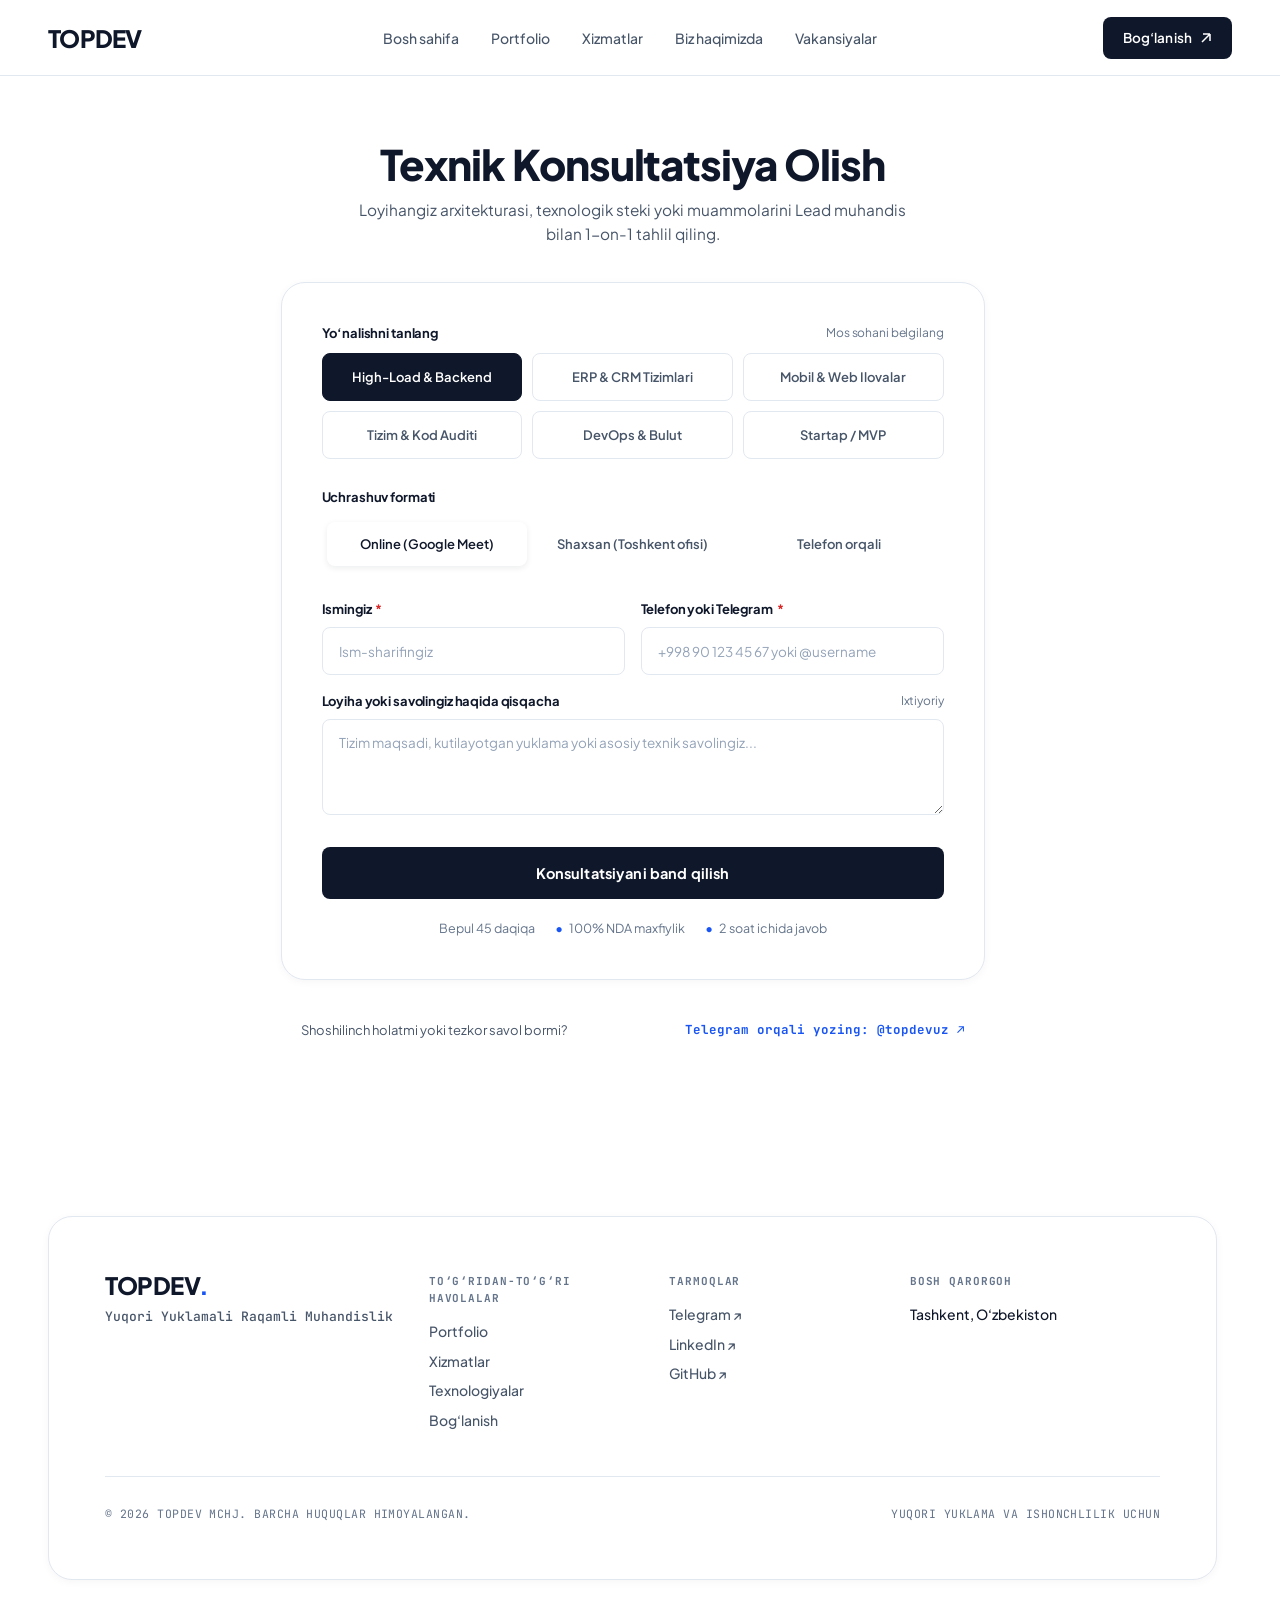
<file: consultation.html>
<!DOCTYPE html>
<html lang="uz" class="no-js">
<head>
<meta charset="UTF-8">
<meta name="viewport" content="width=device-width, initial-scale=1.0, viewport-fit=cover">
<title>Texnik Konsultatsiya — TOPDEV</title>
<meta name="description" content="TOPDEV texnik konsultatsiyasi: High-load arxitektura, korporativ ERP/CRM tahlili, tizim xavfsizligi va kod auditi.">
<link rel="preconnect" href="https://fonts.googleapis.com">
<link rel="preconnect" href="https://fonts.gstatic.com" crossorigin>
<link href="https://fonts.googleapis.com/css2?family=Plus+Jakarta+Sans:wght@400;500;600;700;800&family=JetBrains+Mono:wght@500;600;700&display=swap" rel="stylesheet">
<link rel="stylesheet" href="css/base.css">
<link rel="stylesheet" href="css/components.css">
<link rel="stylesheet" href="css/consultation.css">
</head>
<body>
<a href="#top" class="skip-link">Asosiy kontentga o‘tish</a>
<div class="navbar-wrapper" id="navbarWrapper">
<nav class="navbar wrap" id="navbar" aria-label="Asosiy navigatsiya">
<a href="index.html" class="logo-mark">
TOPDEV
</a>
<div class="nav-links">
<a href="index.html" class="nav-link">Bosh sahifa</a>
<a href="portfolio.html" class="nav-link">Portfolio</a>
<a href="service.html" class="nav-link">Xizmatlar</a>
<a href="about.html" class="nav-link">Biz haqimizda</a>
<a href="vacancy.html" class="nav-link">Vakansiyalar</a>
</div>
<div class="nav-actions">
<a href="consultation.html" class="cta-btn">
<span>Bog‘lanish</span>
<svg width="12" height="12" viewBox="0 0 12 12" fill="none">
<path d="M2 10L10 2M10 2H3M10 2V9" stroke="currentColor" stroke-width="1.5" />
</svg>
</a>
<button type="button" class="nav-burger" id="burgerBtn" aria-label="Navigatsiya menyusini ochish" aria-expanded="false" aria-controls="mobileMenu">
<span></span><span></span><span></span>
</button>
</div>
</nav>
</div>
<div class="mobile-menu" id="mobileMenu" role="dialog" aria-modal="true" aria-label="Sayt navigatsiyasi" aria-hidden="true">
<button type="button" class="mobile-close" id="mobileClose" aria-label="Menyuni yopish"></button>
<a href="index.html">Bosh sahifa</a>
<a href="portfolio.html">Portfolio</a>
<a href="service.html">Xizmatlar</a>
<a href="about.html">Biz haqimizda</a>
<a href="vacancy.html">Vakansiyalar</a>
<a href="consultation.html" style="color: var(--accent);">Bog‘lanish</a>
</div>
<main id="top" tabindex="-1">
<section class="consult-page-wrap">
<div class="wrap consult-container">
<div class="consult-header">
<h1 class="consult-title">Texnik Konsultatsiya Olish</h1>
<p class="consult-subtitle">
Loyihangiz arxitekturasi, texnologik steki yoki muammolarini Lead muhandis bilan 1-on-1 tahlil qiling.
</p>
</div>
<div class="consult-card">
<form class="consult-form" id="consultationForm">
<div class="form-group">
<label class="form-label">
<span>Yo‘nalishni tanlang</span>
<span class="hint">Mos sohani belgilang</span>
</label>
<div class="pills-grid" role="group" aria-label="Konsultatsiya yo‘nalishi">
<button type="button" class="pill-choice active" data-value="High-Load & Backend" aria-pressed="true">
High-Load &amp; Backend
</button>
<button type="button" class="pill-choice" data-value="ERP & CRM Tizimlari" aria-pressed="false">
ERP &amp; CRM Tizimlari
</button>
<button type="button" class="pill-choice" data-value="Mobil & Web Ilovalar" aria-pressed="false">
Mobil &amp; Web Ilovalar
</button>
<button type="button" class="pill-choice" data-value="Tizim & Kod Auditi" aria-pressed="false">
Tizim &amp; Kod Auditi
</button>
<button type="button" class="pill-choice" data-value="DevOps & Bulut" aria-pressed="false">
DevOps &amp; Bulut
</button>
<button type="button" class="pill-choice" data-value="Startap / MVP" aria-pressed="false">
Startap / MVP
</button>
</div>
<input type="hidden" id="consultTopic" name="topic" value="High-Load & Backend">
</div>
<div class="form-group">
<label class="form-label">
<span>Uchrashuv formati</span>
</label>
<div class="format-segmented" role="group" aria-label="Uchrashuv formati">
<button type="button" class="format-btn active" data-value="Online (Google Meet)" aria-pressed="true">
Online (Google Meet)
</button>
<button type="button" class="format-btn" data-value="Shaxsan (Toshkent ofisi)" aria-pressed="false">
Shaxsan (Toshkent ofisi)
</button>
<button type="button" class="format-btn" data-value="Telefon orqali" aria-pressed="false">
Telefon orqali
</button>
</div>
<input type="hidden" id="consultFormat" name="format" value="Online (Google Meet)">
</div>
<div class="inputs-row">
<div class="input-field-wrap">
<label for="consultName" class="form-label">
<span>Ismingiz <span class="req">*</span></span>
</label>
<input type="text" id="consultName" name="name" class="form-input" placeholder="Ism-sharifingiz" autocomplete="name" required>
</div>
<div class="input-field-wrap">
<label for="consultContact" class="form-label">
<span>Telefon yoki Telegram <span class="req">*</span></span>
</label>
<input type="text" id="consultContact" name="contact" class="form-input" placeholder="+998 90 123 45 67 yoki @username" autocomplete="tel" required>
</div>
<div class="input-field-wrap full-width">
<label for="consultNotes" class="form-label">
<span>Loyiha yoki savolingiz haqida qisqacha</span>
<span class="hint">Ixtiyoriy</span>
</label>
<textarea id="consultNotes" name="notes" class="form-textarea" rows="3" placeholder="Tizim maqsadi, kutilayotgan yuklama yoki asosiy texnik savolingiz..."></textarea>
</div>
</div>
<div class="submit-wrap">
<button type="submit" class="submit-btn" id="consultSubmitBtn">
Konsultatsiyani band qilish
</button>
<div class="trust-strip">
<span class="trust-item">Bepul 45 daqiqa</span>
<span class="trust-item">100% NDA maxfiylik</span>
<span class="trust-item">2 soat ichida javob</span>
</div>
</div>
</form>
<div class="success-state-card" id="consultSuccessCard">
<div class="success-badge">Muvaffaqiyatli</div>
<h2 class="success-title">So‘rovingiz Qabul Qilindi</h2>
<p class="success-desc" id="successSummary">
Lead Solution Architect 2 soat ichida siz bilan bog‘lanib, qulay vaqtni tasdiqlaydi.
</p>
<div class="success-actions">
<a href="https://t.me/topdevadmin" target="_blank" rel="noopener" class="cta-btn">
<span>Telegram orqali tezkor yozish ↗</span>
</a>
<button type="button" class="btn-secondary" id="resetFormBtn">
Yana so‘rov yuborish
</button>
</div>
</div>
</div>
<div class="quick-direct-box">
<div class="quick-direct-text">
Shoshilinch holatmi yoki tezkor savol bormi?
</div>
<a href="https://t.me/topdevadmin" target="_blank" rel="noopener" class="quick-direct-link">
Telegram orqali yozing: @topdevuz ↗
</a>
</div>
</div>
</section>
</main>
<footer class="minimal-footer wrap">
<div class="footer-minimal-card" data-reveal>
<div class="footer-minimal-middle">
<div class="footer-min-col">
<span class="footer-brand-title">TOPDEV<span class="dot">.</span></span>
<span class="footer-brand-desc">Yuqori Yuklamali Raqamli Muhandislik</span>
</div>
<div class="footer-min-col">
<span class="footer-col-header">TO‘G‘RIDAN-TO‘G‘RI HAVOLALAR</span>
<div class="footer-links-row">
<a href="portfolio.html">Portfolio</a>
<a href="service.html">Xizmatlar</a>
<a href="index.html#stacks">Texnologiyalar</a>
<a href="mailto:info@topdev.uz">Bog‘lanish</a>
</div>
</div>
<div class="footer-min-col">
<span class="footer-col-header">TARMOQLAR</span>
<div class="footer-links-row">
<a href="https://t.me/topdevuz" target="_blank" rel="noopener">Telegram ↗</a>
<a href="https://linkedin.com" target="_blank" rel="noopener">LinkedIn ↗</a>
<a href="https://github.com" target="_blank" rel="noopener">GitHub ↗</a>
</div>
</div>
<div class="footer-min-col">
<span class="footer-col-header">BOSH QARORGOH</span>
<span class="footer-text-muted">Tashkent, O‘zbekiston</span>
</div>
</div>
<div class="footer-minimal-bottom">
<span>© 2026 TOPDEV MCHJ. BARCHA HUQUQLAR HIMOYALANGAN.</span>
<span>YUQORI YUKLAMA VA ISHONCHLILIK UCHUN</span>
</div>
</div>
</footer>
<script src="assets/vendor/gsap.min.js" defer></script>
<script src="assets/vendor/ScrollTrigger.min.js" defer></script>
<script src="js/main.js" defer></script>
<script src="js/consultation.js" defer></script>
</body>
</html>
</file>
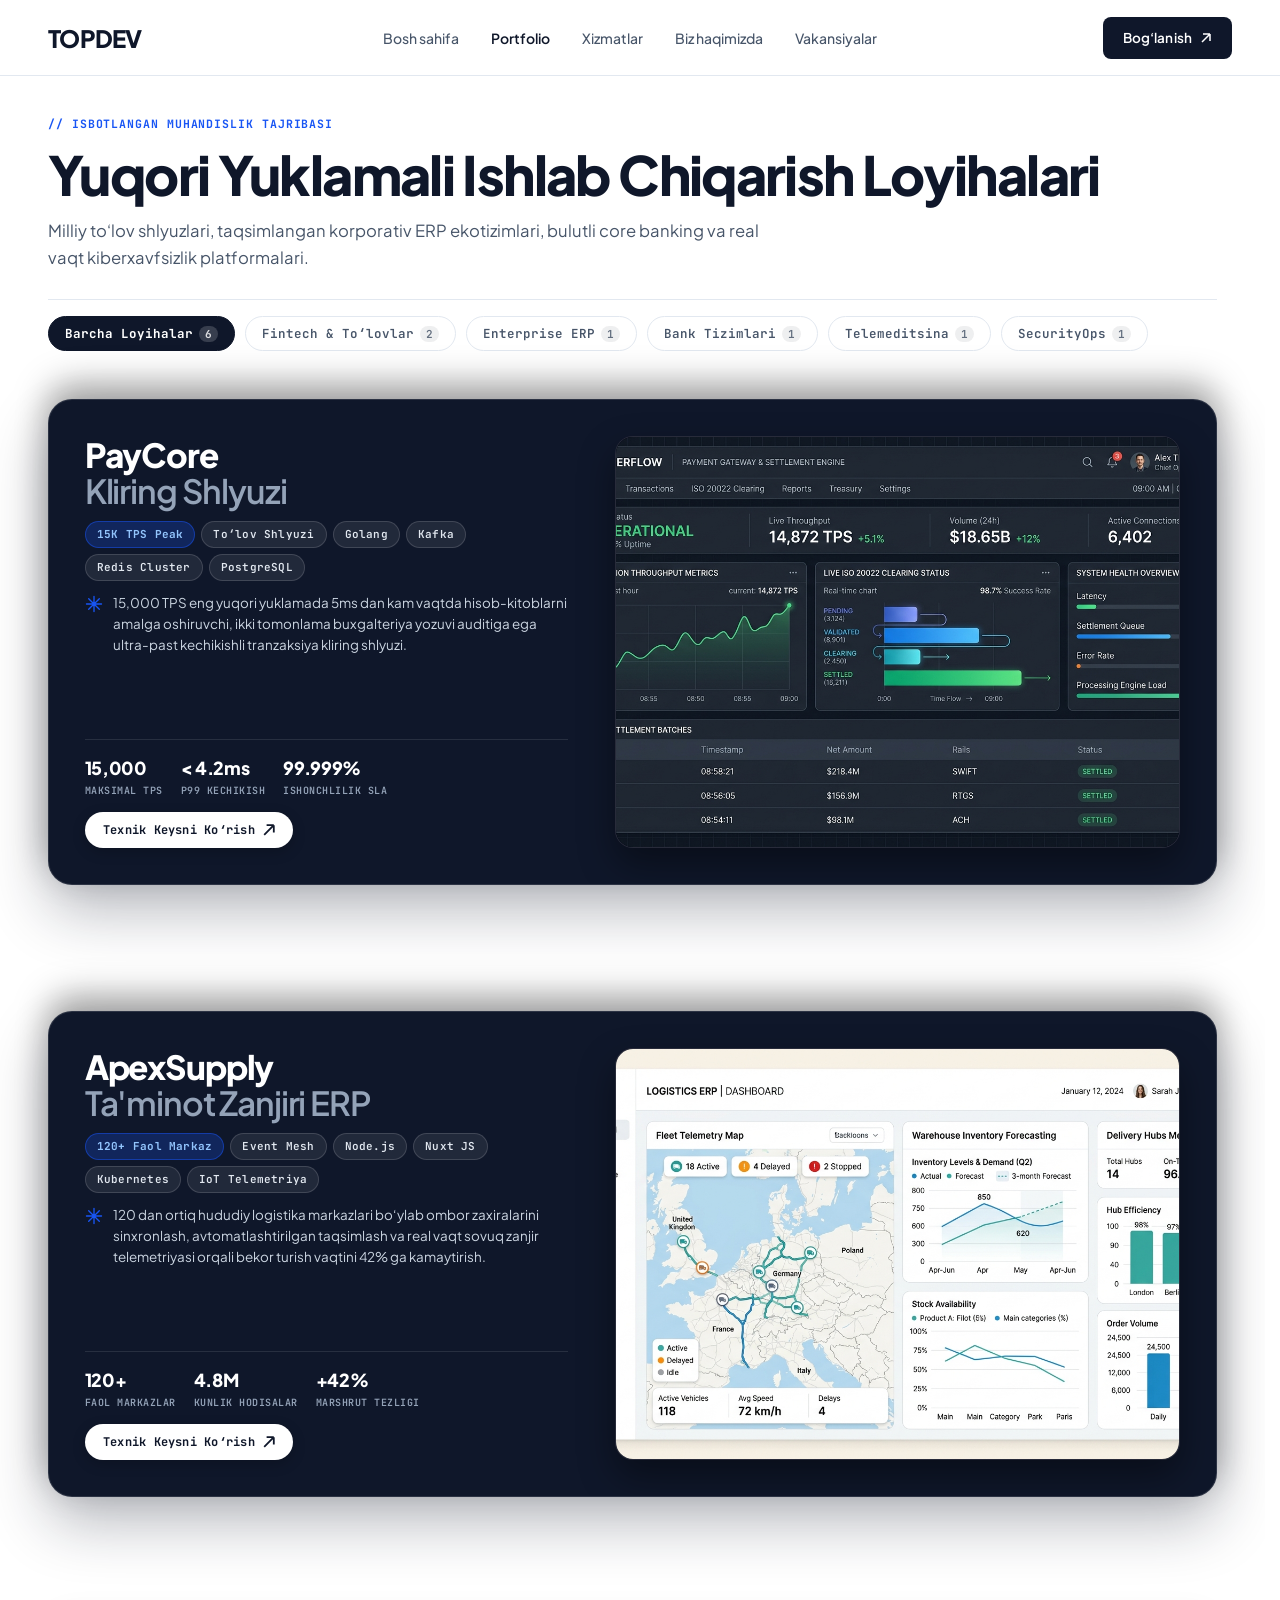
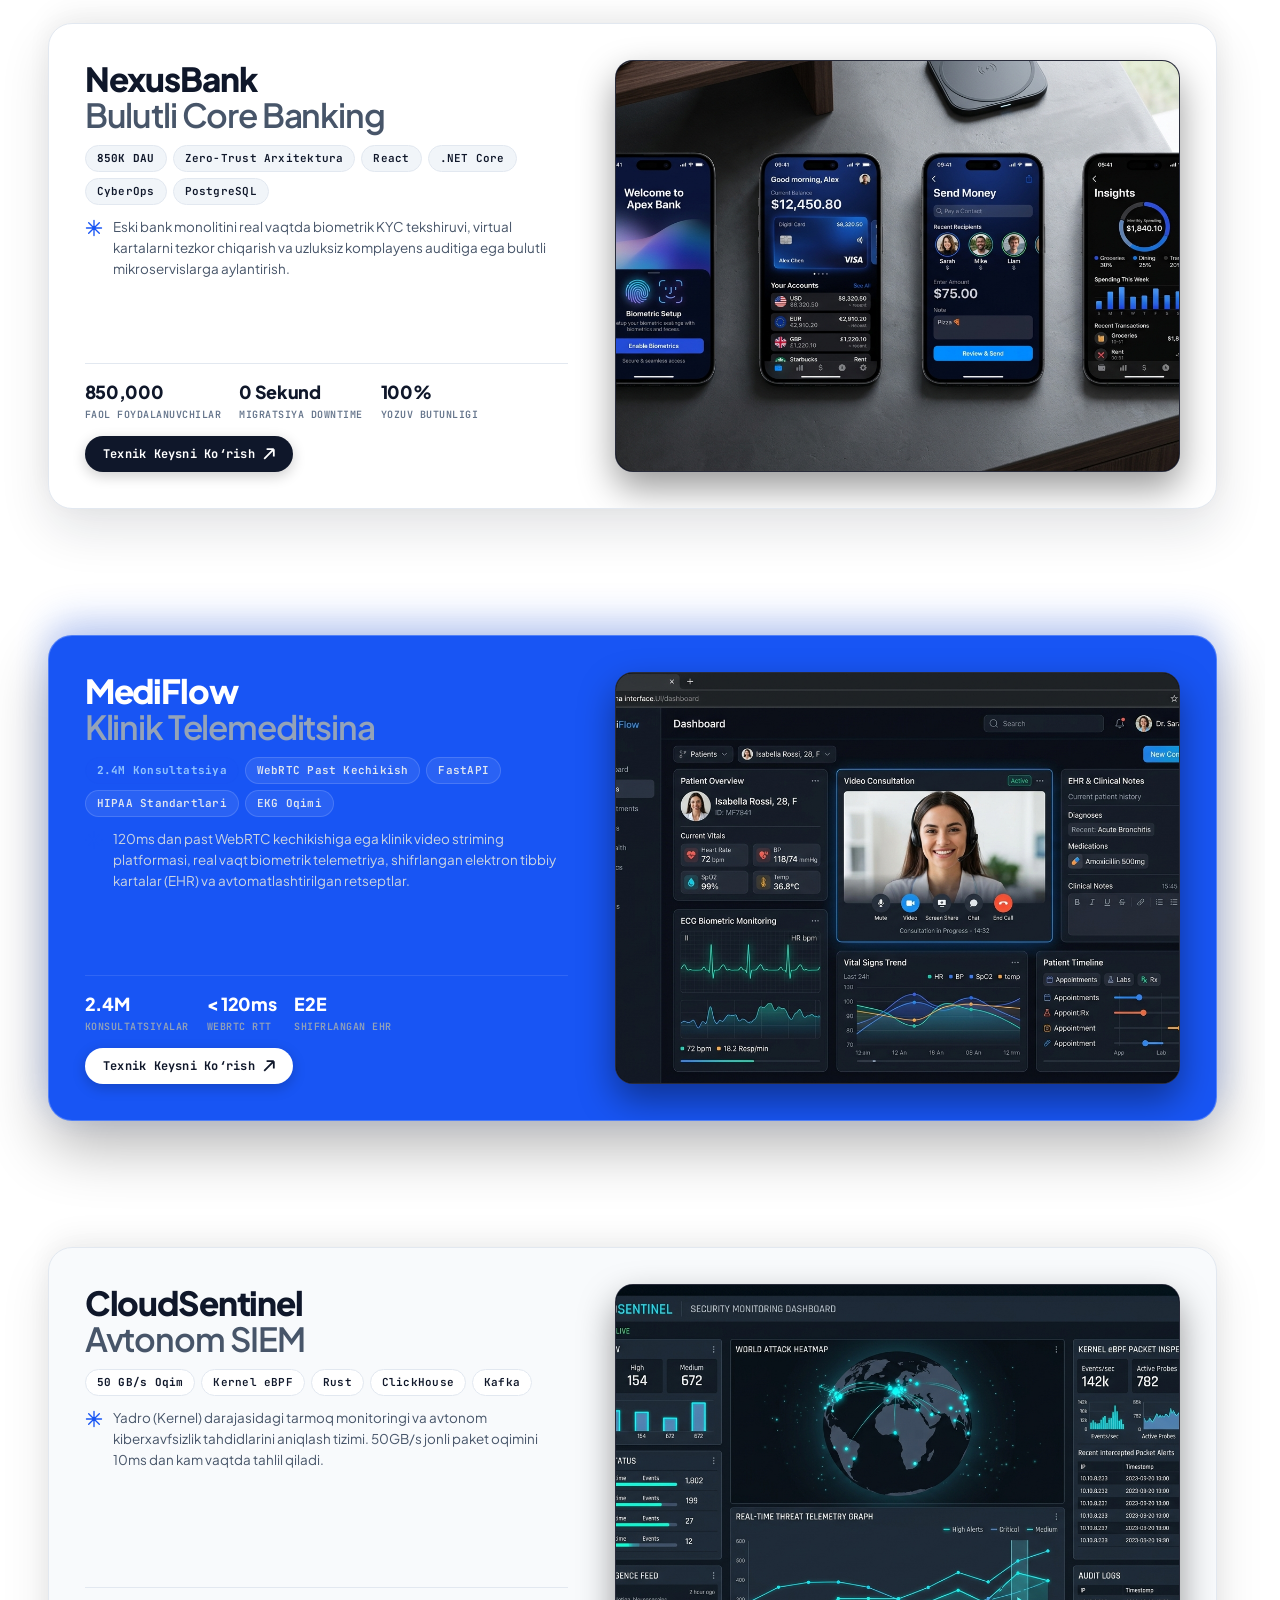
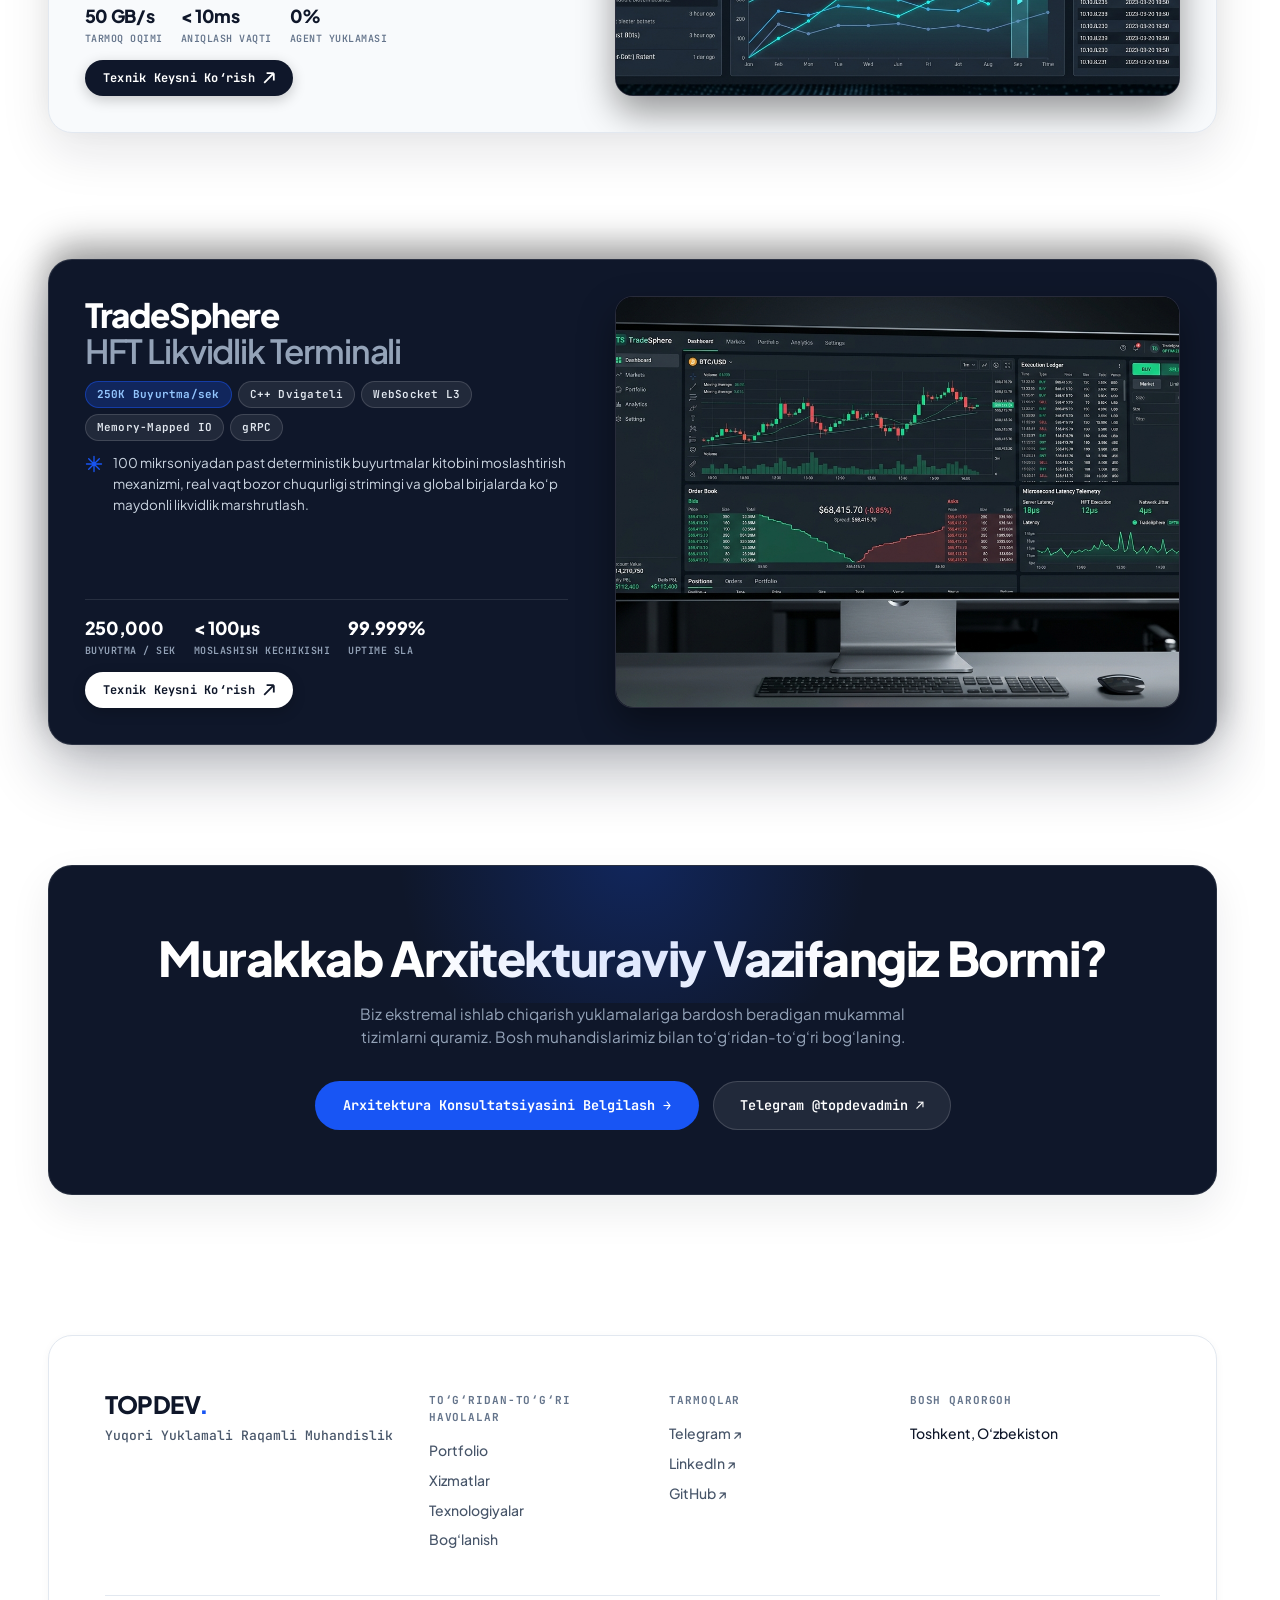
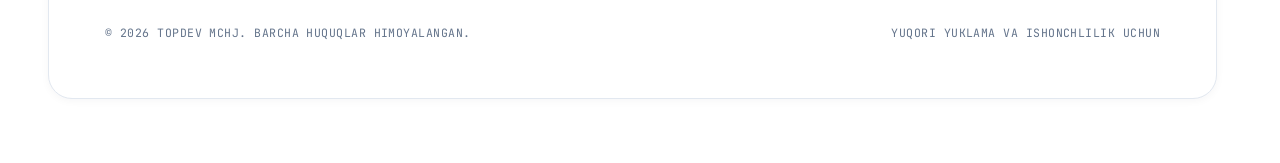
<file: portfolio.html>
<!DOCTYPE html>
<html lang="uz" class="no-js">
<head>
<meta charset="UTF-8">
<meta name="viewport" content="width=device-width, initial-scale=1.0, viewport-fit=cover">
<title>Portfolio &amp; Real Keyslar — TOPDEV Yuqori Yuklamali IT Muhandislik</title>
<meta name="description" content="TOPDEV muhandislik portfolioga nazar tashlang: yuqori o‘tkazuvchanlikka ega moliyaviy shlyuzlar, taqsimlangan ERP tizimlari, bulutli banking, telemeditsina tarmoqlari va yuqori chastotali savdo terminallari.">
<link rel="preconnect" href="https://fonts.googleapis.com">
<link rel="preconnect" href="https://fonts.gstatic.com" crossorigin>
<link href="https://fonts.googleapis.com/css2?family=Plus+Jakarta+Sans:wght@400;500;600;700;800&family=JetBrains+Mono:wght@500;600;700&display=swap" rel="stylesheet">
<link rel="stylesheet" href="css/base.css">
<link rel="stylesheet" href="css/components.css">
<link rel="stylesheet" href="css/portfolio.css">
</head>
<body>
<a href="#top" class="skip-link">Asosiy kontentga o‘tish</a>
<div class="navbar-wrapper" id="navbarWrapper">
<nav class="navbar wrap" id="navbar" aria-label="Asosiy navigatsiya">
<a href="index.html" class="logo-mark">
TOPDEV
</a>
<div class="nav-links">
<a href="index.html" class="nav-link">Bosh sahifa</a>
<a href="portfolio.html" class="nav-link active">Portfolio</a>
<a href="service.html" class="nav-link">Xizmatlar</a>
<a href="about.html" class="nav-link">Biz haqimizda</a>
<a href="vacancy.html" class="nav-link">Vakansiyalar</a>
</div>
<div class="nav-actions">
<a href="consultation.html" class="cta-btn">
<span>Bog‘lanish</span>
<svg width="12" height="12" viewBox="0 0 12 12" fill="none">
<path d="M2 10L10 2M10 2H3M10 2V9" stroke="currentColor" stroke-width="1.5" />
</svg>
</a>
<button type="button" class="nav-burger" id="burgerBtn" aria-label="Navigatsiya menyusini ochish" aria-expanded="false" aria-controls="mobileMenu">
<span></span><span></span><span></span>
</button>
</div>
</nav>
</div>
<div class="mobile-menu" id="mobileMenu" role="dialog" aria-modal="true" aria-label="Sayt navigatsiyasi" aria-hidden="true">
<button type="button" class="mobile-close" id="mobileClose" aria-label="Menyuni yopish"></button>
<a href="index.html">Bosh sahifa</a>
<a href="portfolio.html">Portfolio</a>
<a href="service.html">Xizmatlar</a>
<a href="about.html">Biz haqimizda</a>
<a href="vacancy.html">Vakansiyalar</a>
<a href="consultation.html" style="color: var(--accent);">Bog‘lanish</a>
</div>
<main id="top" tabindex="-1">
<header class="portfolio-hero wrap">
  <div class="portfolio-hero-head">
    <span class="portfolio-badge">// ISBOTLANGAN MUHANDISLIK TAJRIBASI</span>
    <h1 class="portfolio-page-title">Yuqori Yuklamali Ishlab Chiqarish Loyihalari</h1>
    <p class="hero-desc">
      Milliy to‘lov shlyuzlari, taqsimlangan korporativ ERP ekotizimlari, bulutli core banking va real vaqt kiberxavfsizlik platformalari.
    </p>
  </div>
  <div class="filter-bar" role="toolbar" aria-label="Loyihalar toifasi bo‘yicha filtr">
    <button type="button" class="filter-btn active" data-filter="all" onclick="filterProjects('all', this)">Barcha Loyihalar <span class="filter-count">6</span></button>
    <button type="button" class="filter-btn" data-filter="fintech" onclick="filterProjects('fintech', this)">Fintech &amp; To‘lovlar <span class="filter-count">2</span></button>
    <button type="button" class="filter-btn" data-filter="enterprise" onclick="filterProjects('enterprise', this)">Enterprise ERP <span class="filter-count">1</span></button>
    <button type="button" class="filter-btn" data-filter="banking" onclick="filterProjects('banking', this)">Bank Tizimlari <span class="filter-count">1</span></button>
    <button type="button" class="filter-btn" data-filter="telehealth" onclick="filterProjects('telehealth', this)">Telemeditsina <span class="filter-count">1</span></button>
    <button type="button" class="filter-btn" data-filter="security" onclick="filterProjects('security', this)">SecurityOps <span class="filter-count">1</span></button>
  </div>
</header>
<section class="wrap">
  <div class="portfolio-stack-container" id="stackContainer">
    <article class="stack-card-item theme-dark" data-category="fintech" data-card-idx="0">
      <div class="stack-card-grid">
        <div class="card-info-col">
          <div class="card-header-area">
            <h2 class="card-two-tone-title">
              <span class="title-white">PayCore</span>
              <span class="title-grey">Kliring Shlyuzi</span>
            </h2>
            <div class="card-tags-row">
              <span class="capsule-tag accent-pill">15K TPS Peak</span>
              <span class="capsule-tag">To‘lov Shlyuzi</span>
              <span class="capsule-tag">Golang</span>
              <span class="capsule-tag">Kafka</span>
              <span class="capsule-tag">Redis Cluster</span>
              <span class="capsule-tag">PostgreSQL</span>
            </div>
            <div class="card-desc-row">
              <svg class="star-icon" viewBox="0 0 24 24" fill="none" stroke="currentColor" stroke-width="1.8" stroke-linecap="round" stroke-linejoin="round">
                <path d="M12 2v20M2 12h20M4.93 4.93l14.14 14.14M4.93 19.07l14.14-14.14"/>
              </svg>
              <p class="card-desc-text">
                15,000 TPS eng yuqori yuklamada 5ms dan kam vaqtda hisob-kitoblarni amalga oshiruvchi, ikki tomonlama buxgalteriya yozuvi auditiga ega ultra-past kechikishli tranzaksiya kliring shlyuzi.
              </p>
            </div>
          </div>
          <div class="card-bottom-bar">
            <div class="specs-grid">
              <div class="spec-unit">
                <span class="spec-num">15,000</span>
                <span class="spec-lbl">Maksimal TPS</span>
              </div>
              <div class="spec-unit">
                <span class="spec-num">&lt; 4.2ms</span>
                <span class="spec-lbl">P99 Kechikish</span>
              </div>
              <div class="spec-unit">
                <span class="spec-num">99.999%</span>
                <span class="spec-lbl">Ishonchlilik SLA</span>
              </div>
            </div>
            <button type="button" class="card-action-btn open-case-btn" data-case-id="paycore" aria-haspopup="dialog">
              <span>Texnik Keysni Ko‘rish</span>
              <svg width="12" height="12" viewBox="0 0 10 10" fill="none">
                <path d="M1 9L9 1M9 1H3M9 1V7" stroke="currentColor" stroke-width="1.5" />
              </svg>
            </button>
          </div>
        </div>
        <div class="card-media-col">
          <div class="card-media-showcase">
            <img src="assets/images/paycore.jpg" alt="PayCore FinTech boshqaruv paneli interfeysi" loading="eager">
          </div>
        </div>
      </div>
    </article>
    <article class="stack-card-item theme-dark" data-category="enterprise" data-card-idx="1">
      <div class="stack-card-grid">
        <div class="card-info-col">
          <div class="card-header-area">
            <h2 class="card-two-tone-title">
              <span class="title-white">ApexSupply</span>
              <span class="title-grey">Ta'minot Zanjiri ERP</span>
            </h2>
            <div class="card-tags-row">
              <span class="capsule-tag accent-pill">120+ Faol Markaz</span>
              <span class="capsule-tag">Event Mesh</span>
              <span class="capsule-tag">Node.js</span>
              <span class="capsule-tag">Nuxt JS</span>
              <span class="capsule-tag">Kubernetes</span>
              <span class="capsule-tag">IoT Telemetriya</span>
            </div>
            <div class="card-desc-row">
              <svg class="star-icon" viewBox="0 0 24 24" fill="none" stroke="currentColor" stroke-width="1.8" stroke-linecap="round" stroke-linejoin="round">
                <path d="M12 2v20M2 12h20M4.93 4.93l14.14 14.14M4.93 19.07l14.14-14.14"/>
              </svg>
              <p class="card-desc-text">
                120 dan ortiq hududiy logistika markazlari bo‘ylab ombor zaxiralarini sinxronlash, avtomatlashtirilgan taqsimlash va real vaqt sovuq zanjir telemetriyasi orqali bekor turish vaqtini 42% ga kamaytirish.
              </p>
            </div>
          </div>
          <div class="card-bottom-bar">
            <div class="specs-grid">
              <div class="spec-unit">
                <span class="spec-num">120+</span>
                <span class="spec-lbl">Faol Markazlar</span>
              </div>
              <div class="spec-unit">
                <span class="spec-num">4.8M</span>
                <span class="spec-lbl">Kunlik Hodisalar</span>
              </div>
              <div class="spec-unit">
                <span class="spec-num">+42%</span>
                <span class="spec-lbl">Marshrut Tezligi</span>
              </div>
            </div>
            <button type="button" class="card-action-btn open-case-btn" data-case-id="apexsupply" aria-haspopup="dialog">
              <span>Texnik Keysni Ko‘rish</span>
              <svg width="12" height="12" viewBox="0 0 10 10" fill="none">
                <path d="M1 9L9 1M9 1H3M9 1V7" stroke="currentColor" stroke-width="1.5" />
              </svg>
            </button>
          </div>
        </div>
        <div class="card-media-col">
          <div class="card-media-showcase">
            <img src="assets/images/apexsupply.jpg" alt="ApexSupply ERP logistika boshqaruv paneli" loading="lazy">
          </div>
        </div>
      </div>
    </article>
    <article class="stack-card-item theme-white" data-category="banking" data-card-idx="2">
      <div class="stack-card-grid">
        <div class="card-info-col">
          <div class="card-header-area">
            <h2 class="card-two-tone-title">
              <span class="title-white">NexusBank</span>
              <span class="title-grey">Bulutli Core Banking</span>
            </h2>
            <div class="card-tags-row">
              <span class="capsule-tag accent-pill">850K DAU</span>
              <span class="capsule-tag">Zero-Trust Arxitektura</span>
              <span class="capsule-tag">React</span>
              <span class="capsule-tag">.NET Core</span>
              <span class="capsule-tag">CyberOps</span>
              <span class="capsule-tag">PostgreSQL</span>
            </div>
            <div class="card-desc-row">
              <svg class="star-icon" viewBox="0 0 24 24" fill="none" stroke="currentColor" stroke-width="1.8" stroke-linecap="round" stroke-linejoin="round">
                <path d="M12 2v20M2 12h20M4.93 4.93l14.14 14.14M4.93 19.07l14.14-14.14"/>
              </svg>
              <p class="card-desc-text">
                Eski bank monolitini real vaqtda biometrik KYC tekshiruvi, virtual kartalarni tezkor chiqarish va uzluksiz komplayens auditiga ega bulutli mikroservislarga aylantirish.
              </p>
            </div>
          </div>
          <div class="card-bottom-bar">
            <div class="specs-grid">
              <div class="spec-unit">
                <span class="spec-num">850,000</span>
                <span class="spec-lbl">Faol Foydalanuvchilar</span>
              </div>
              <div class="spec-unit">
                <span class="spec-num">0 Sekund</span>
                <span class="spec-lbl">Migratsiya Downtime</span>
              </div>
              <div class="spec-unit">
                <span class="spec-num">100%</span>
                <span class="spec-lbl">Yozuv Butunligi</span>
              </div>
            </div>
            <button type="button" class="card-action-btn open-case-btn" data-case-id="nexus" aria-haspopup="dialog">
              <span>Texnik Keysni Ko‘rish</span>
              <svg width="12" height="12" viewBox="0 0 10 10" fill="none">
                <path d="M1 9L9 1M9 1H3M9 1V7" stroke="currentColor" stroke-width="1.5" />
              </svg>
            </button>
          </div>
        </div>
        <div class="card-media-col">
          <div class="card-media-showcase">
            <img src="assets/images/nexus.jpg" alt="NexusBank Core Banking UI Interface" loading="lazy">
          </div>
        </div>
      </div>
    </article>
    <article class="stack-card-item theme-blue" data-category="telehealth" data-card-idx="3">
      <div class="stack-card-grid">
        <div class="card-info-col">
          <div class="card-header-area">
            <h2 class="card-two-tone-title">
              <span class="title-white">MediFlow</span>
              <span class="title-grey">Klinik Telemeditsina</span>
            </h2>
            <div class="card-tags-row">
              <span class="capsule-tag accent-pill">2.4M Konsultatsiya</span>
              <span class="capsule-tag">WebRTC Past Kechikish</span>
              <span class="capsule-tag">FastAPI</span>
              <span class="capsule-tag">HIPAA Standartlari</span>
              <span class="capsule-tag">EKG Oqimi</span>
            </div>
            <div class="card-desc-row">
              <svg class="star-icon" viewBox="0 0 24 24" fill="none" stroke="currentColor" stroke-width="1.8" stroke-linecap="round" stroke-linejoin="round">
                <path d="M12 2v20M2 12h20M4.93 4.93l14.14 14.14M4.93 19.07l14.14-14.14"/>
              </svg>
              <p class="card-desc-text">
                120ms dan past WebRTC kechikishiga ega klinik video striming platformasi, real vaqt biometrik telemetriya, shifrlangan elektron tibbiy kartalar (EHR) va avtomatlashtirilgan retseptlar.
              </p>
            </div>
          </div>
          <div class="card-bottom-bar">
            <div class="specs-grid">
              <div class="spec-unit">
                <span class="spec-num">2.4M</span>
                <span class="spec-lbl">Konsultatsiyalar</span>
              </div>
              <div class="spec-unit">
                <span class="spec-num">&lt; 120ms</span>
                <span class="spec-lbl">WebRTC RTT</span>
              </div>
              <div class="spec-unit">
                <span class="spec-num">E2E</span>
                <span class="spec-lbl">Shifrlangan EHR</span>
              </div>
            </div>
            <button type="button" class="card-action-btn open-case-btn" data-case-id="mediflow" aria-haspopup="dialog">
              <span>Texnik Keysni Ko‘rish</span>
              <svg width="12" height="12" viewBox="0 0 10 10" fill="none">
                <path d="M1 9L9 1M9 1H3M9 1V7" stroke="currentColor" stroke-width="1.5" />
              </svg>
            </button>
          </div>
        </div>
        <div class="card-media-col">
          <div class="card-media-showcase">
            <img src="assets/images/mediflow.jpg" alt="MediFlow telemeditsina va biometrik klinik boshqaruv paneli" loading="lazy">
          </div>
        </div>
      </div>
    </article>
    <article class="stack-card-item theme-gray" data-category="security" data-card-idx="4">
      <div class="stack-card-grid">
        <div class="card-info-col">
          <div class="card-header-area">
            <h2 class="card-two-tone-title">
              <span class="title-white">CloudSentinel</span>
              <span class="title-grey">Avtonom SIEM</span>
            </h2>
            <div class="card-tags-row">
              <span class="capsule-tag accent-pill">50 GB/s Oqim</span>
              <span class="capsule-tag">Kernel eBPF</span>
              <span class="capsule-tag">Rust</span>
              <span class="capsule-tag">ClickHouse</span>
              <span class="capsule-tag">Kafka</span>
            </div>
            <div class="card-desc-row">
              <svg class="star-icon" viewBox="0 0 24 24" fill="none" stroke="currentColor" stroke-width="1.8" stroke-linecap="round" stroke-linejoin="round">
                <path d="M12 2v20M2 12h20M4.93 4.93l14.14 14.14M4.93 19.07l14.14-14.14"/>
              </svg>
              <p class="card-desc-text">
                Yadro (Kernel) darajasidagi tarmoq monitoringi va avtonom kiberxavfsizlik tahdidlarini aniqlash tizimi. 50GB/s jonli paket oqimini 10ms dan kam vaqtda tahlil qiladi.
              </p>
            </div>
          </div>
          <div class="card-bottom-bar">
            <div class="specs-grid">
              <div class="spec-unit">
                <span class="spec-num">50 GB/s</span>
                <span class="spec-lbl">Tarmoq Oqimi</span>
              </div>
              <div class="spec-unit">
                <span class="spec-num">&lt; 10ms</span>
                <span class="spec-lbl">Aniqlash Vaqti</span>
              </div>
              <div class="spec-unit">
                <span class="spec-num">0%</span>
                <span class="spec-lbl">Agent Yuklamasi</span>
              </div>
            </div>
            <button type="button" class="card-action-btn open-case-btn" data-case-id="cloudsentinel" aria-haspopup="dialog">
              <span>Texnik Keysni Ko‘rish</span>
              <svg width="12" height="12" viewBox="0 0 10 10" fill="none">
                <path d="M1 9L9 1M9 1H3M9 1V7" stroke="currentColor" stroke-width="1.5" />
              </svg>
            </button>
          </div>
        </div>
        <div class="card-media-col">
          <div class="card-media-showcase">
            <img src="assets/images/cloudsentinel.jpg" alt="CloudSentinel tahdidlar monitoringi va tarmoq SIEM interfeysi" loading="lazy">
          </div>
        </div>
      </div>
    </article>
    <article class="stack-card-item theme-dark" data-category="fintech" data-card-idx="5">
      <div class="stack-card-grid">
        <div class="card-info-col">
          <div class="card-header-area">
            <h2 class="card-two-tone-title">
              <span class="title-white">TradeSphere</span>
              <span class="title-grey">HFT Likvidlik Terminali</span>
            </h2>
            <div class="card-tags-row">
              <span class="capsule-tag accent-pill">250K Buyurtma/sek</span>
              <span class="capsule-tag">C++ Dvigateli</span>
              <span class="capsule-tag">WebSocket L3</span>
              <span class="capsule-tag">Memory-Mapped IO</span>
              <span class="capsule-tag">gRPC</span>
            </div>
            <div class="card-desc-row">
              <svg class="star-icon" viewBox="0 0 24 24" fill="none" stroke="currentColor" stroke-width="1.8" stroke-linecap="round" stroke-linejoin="round">
                <path d="M12 2v20M2 12h20M4.93 4.93l14.14 14.14M4.93 19.07l14.14-14.14"/>
              </svg>
              <p class="card-desc-text">
                100 mikrsoniyadan past deterministik buyurtmalar kitobini moslashtirish mexanizmi, real vaqt bozor chuqurligi strimingi va global birjalarda ko‘p maydonli likvidlik marshrutlash.
              </p>
            </div>
          </div>
          <div class="card-bottom-bar">
            <div class="specs-grid">
              <div class="spec-unit">
                <span class="spec-num">250,000</span>
                <span class="spec-lbl">Buyurtma / Sek</span>
              </div>
              <div class="spec-unit">
                <span class="spec-num">&lt; 100µs</span>
                <span class="spec-lbl">Moslashish Kechikishi</span>
              </div>
              <div class="spec-unit">
                <span class="spec-num">99.999%</span>
                <span class="spec-lbl">Uptime SLA</span>
              </div>
            </div>
            <button type="button" class="card-action-btn open-case-btn" data-case-id="tradesphere" aria-haspopup="dialog">
              <span>Texnik Keysni Ko‘rish</span>
              <svg width="12" height="12" viewBox="0 0 10 10" fill="none">
                <path d="M1 9L9 1M9 1H3M9 1V7" stroke="currentColor" stroke-width="1.5" />
              </svg>
            </button>
          </div>
        </div>
        <div class="card-media-col">
          <div class="card-media-showcase">
            <img src="assets/images/tradesphere.jpg" alt="TradeSphere yuqori chastotali savdo terminali interfeysi" loading="lazy">
          </div>
        </div>
      </div>
    </article>
  </div>
</section>

<!-- Technical Case Study Modal Overlay -->
<div class="case-modal-overlay" id="caseModalOverlay" role="dialog" aria-modal="true" aria-hidden="true" aria-labelledby="modalProjectTitle">
  <div class="case-modal-card">
    <button type="button" class="case-modal-close" id="caseModalClose" aria-label="Yopish">&times;</button>
    <div class="case-modal-header">
      <span class="case-modal-badge" id="modalProjectBadge">FINTECH &amp; KLIRING</span>
      <h2 class="case-modal-title" id="modalProjectTitle">PayCore Kliring Tizimi</h2>
      <p class="case-modal-subtitle" id="modalProjectSubtitle">15,000 TPS eng yuqori yuklamada 5ms dan kam kechikishli milliy tranzaksiya shlyuzi.</p>
    </div>
    <div class="case-modal-body">
      <div class="case-modal-metrics" id="modalProjectMetrics">
        <!-- Dynamic Metrics -->
      </div>
      <div class="case-modal-section">
        <h3 class="case-sec-title">1. Biznes Vazifasi &amp; Muammo</h3>
        <p class="case-sec-text" id="modalProjectProblem"></p>
      </div>
      <div class="case-modal-section">
        <h3 class="case-sec-title">2. Arxitekturaviy &amp; Texnik Yechim</h3>
        <p class="case-sec-text" id="modalProjectSolution"></p>
      </div>
      <div class="case-modal-section">
        <h3 class="case-sec-title">3. Ishlatilgan Texnologiyalar &amp; Stack</h3>
        <div class="case-tech-pills" id="modalProjectStack"></div>
      </div>
    </div>
    <div class="case-modal-footer">
      <a href="consultation.html" class="cta-btn primary-accent" id="modalConsultBtn">
        <span>Ushbu Yo‘nalishda Loyiha Boshlash →</span>
      </a>
    </div>
  </div>
</div>

<section class="portfolio-cta-banner wrap">
  <div class="cta-banner-card">
    <h2 class="cta-banner-title">Murakkab Arxitekturaviy Vazifangiz Bormi?</h2>
    <p class="cta-banner-sub">
      Biz ekstremal ishlab chiqarish yuklamalariga bardosh beradigan mukammal tizimlarni quramiz. Bosh muhandislarimiz bilan to‘g‘ridan-to‘g‘ri bog‘laning.
    </p>
    <div class="cta-banner-buttons">
      <a href="service.html#calculator" class="cta-primary-link">
        <span>Arxitektura Konsultatsiyasini Belgilash →</span>
      </a>
      <a href="https://t.me/topdevadmin" target="_blank" rel="noopener" class="cta-secondary-link">
        <span>Telegram @topdevadmin ↗</span>
      </a>
    </div>
  </div>
</section>
</main>
<footer class="minimal-footer wrap">
<div class="footer-minimal-card" data-reveal>
<div class="footer-minimal-middle">
<div class="footer-min-col">
<span class="footer-brand-title">TOPDEV<span class="dot">.</span></span>
<span class="footer-brand-desc">Yuqori Yuklamali Raqamli Muhandislik</span>
</div>
<div class="footer-min-col">
<span class="footer-col-header">TO‘G‘RIDAN-TO‘G‘RI HAVOLALAR</span>
<div class="footer-links-row">
<a href="portfolio.html">Portfolio</a>
<a href="service.html">Xizmatlar</a>
<a href="index.html#stacks">Texnologiyalar</a>
<a href="mailto:info@topdev.uz">Bog‘lanish</a>
</div>
</div>
<div class="footer-min-col">
<span class="footer-col-header">TARMOQLAR</span>
<div class="footer-links-row">
<a href="https://t.me/topdevuz" target="_blank" rel="noopener">Telegram ↗</a>
<a href="https://linkedin.com" target="_blank" rel="noopener">LinkedIn ↗</a>
<a href="https://github.com" target="_blank" rel="noopener">GitHub ↗</a>
</div>
</div>
<div class="footer-min-col">
<span class="footer-col-header">BOSH QARORGOH</span>
<span class="footer-text-muted">Toshkent, O‘zbekiston</span>
</div>
</div>
<div class="footer-minimal-bottom">
<span>© 2026 TOPDEV MCHJ. BARCHA HUQUQLAR HIMOYALANGAN.</span>
<span>YUQORI YUKLAMA VA ISHONCHLILIK UCHUN</span>
</div>
</div>
</footer>
<script src="assets/vendor/gsap.min.js" defer></script>
<script src="assets/vendor/ScrollTrigger.min.js" defer></script>
<script src="js/main.js" defer></script>
<script src="js/portfolio.js" defer></script>
</body>
</html>
</file>
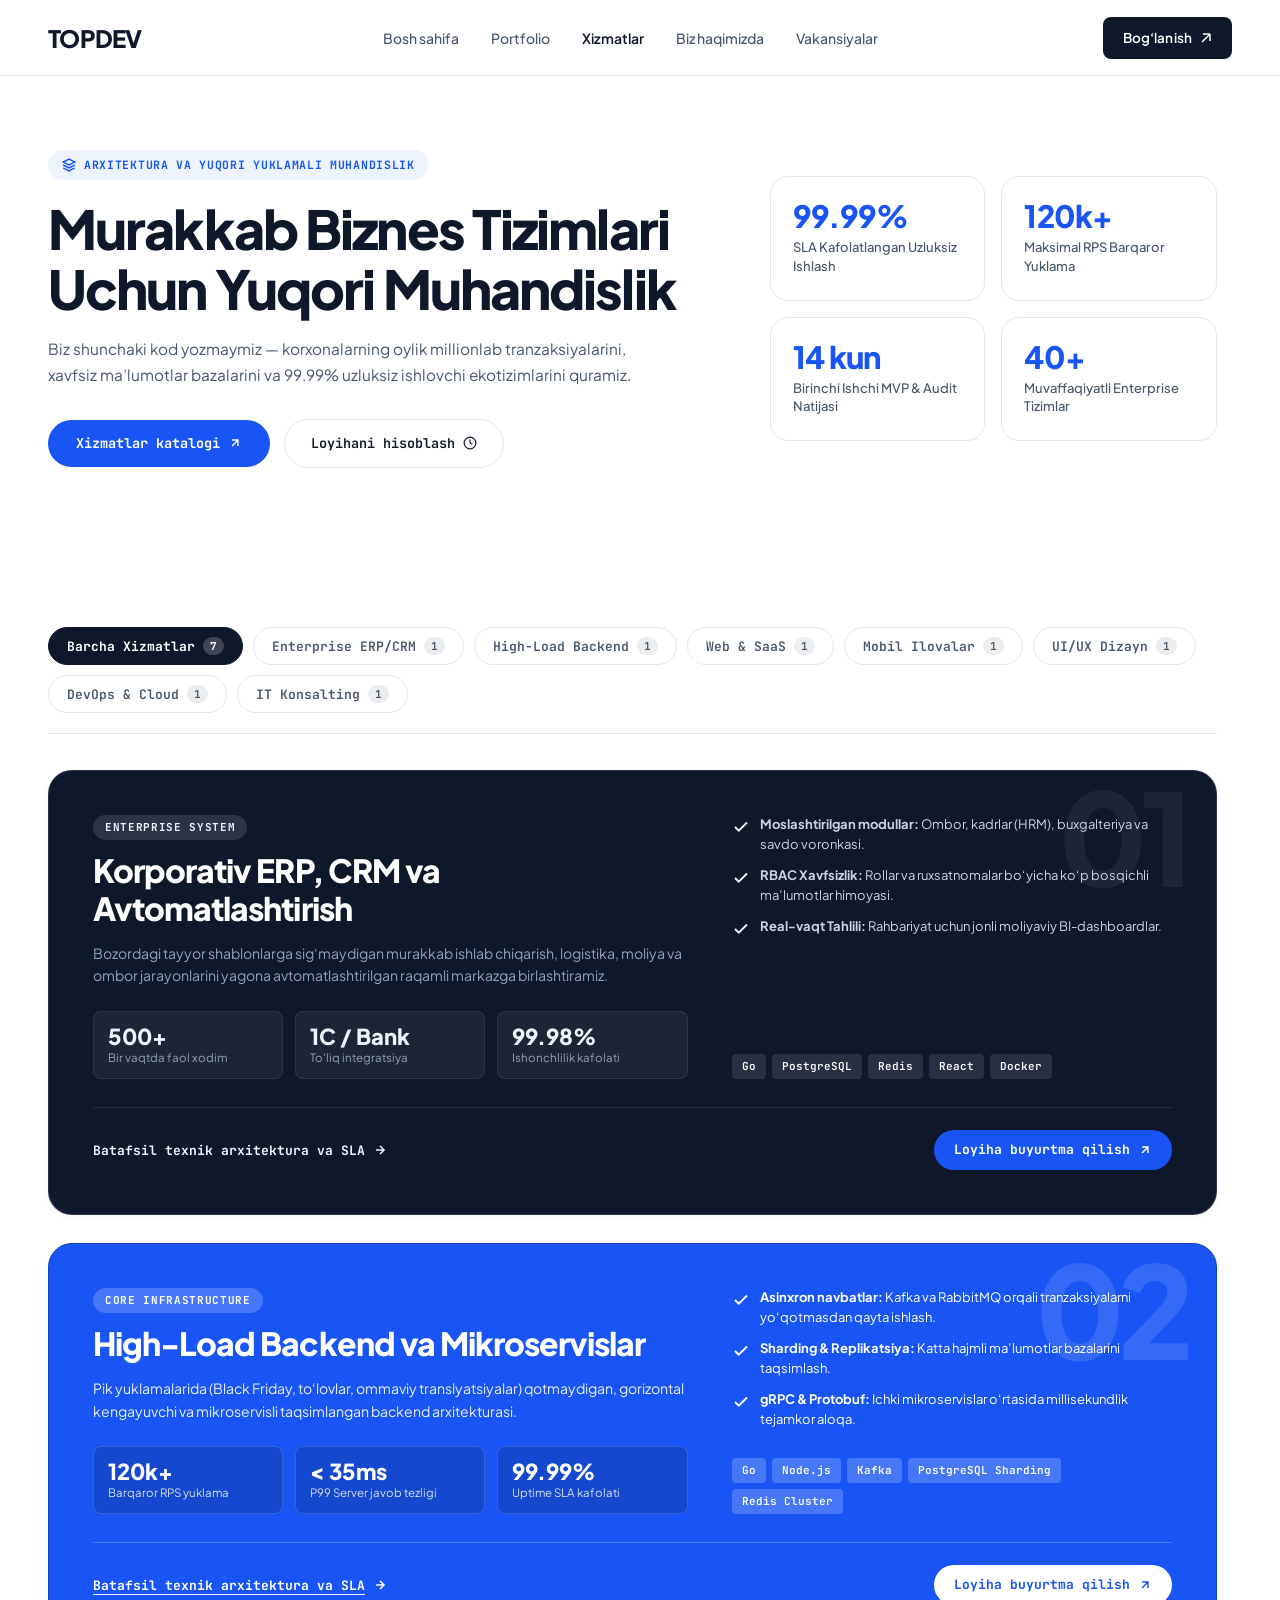
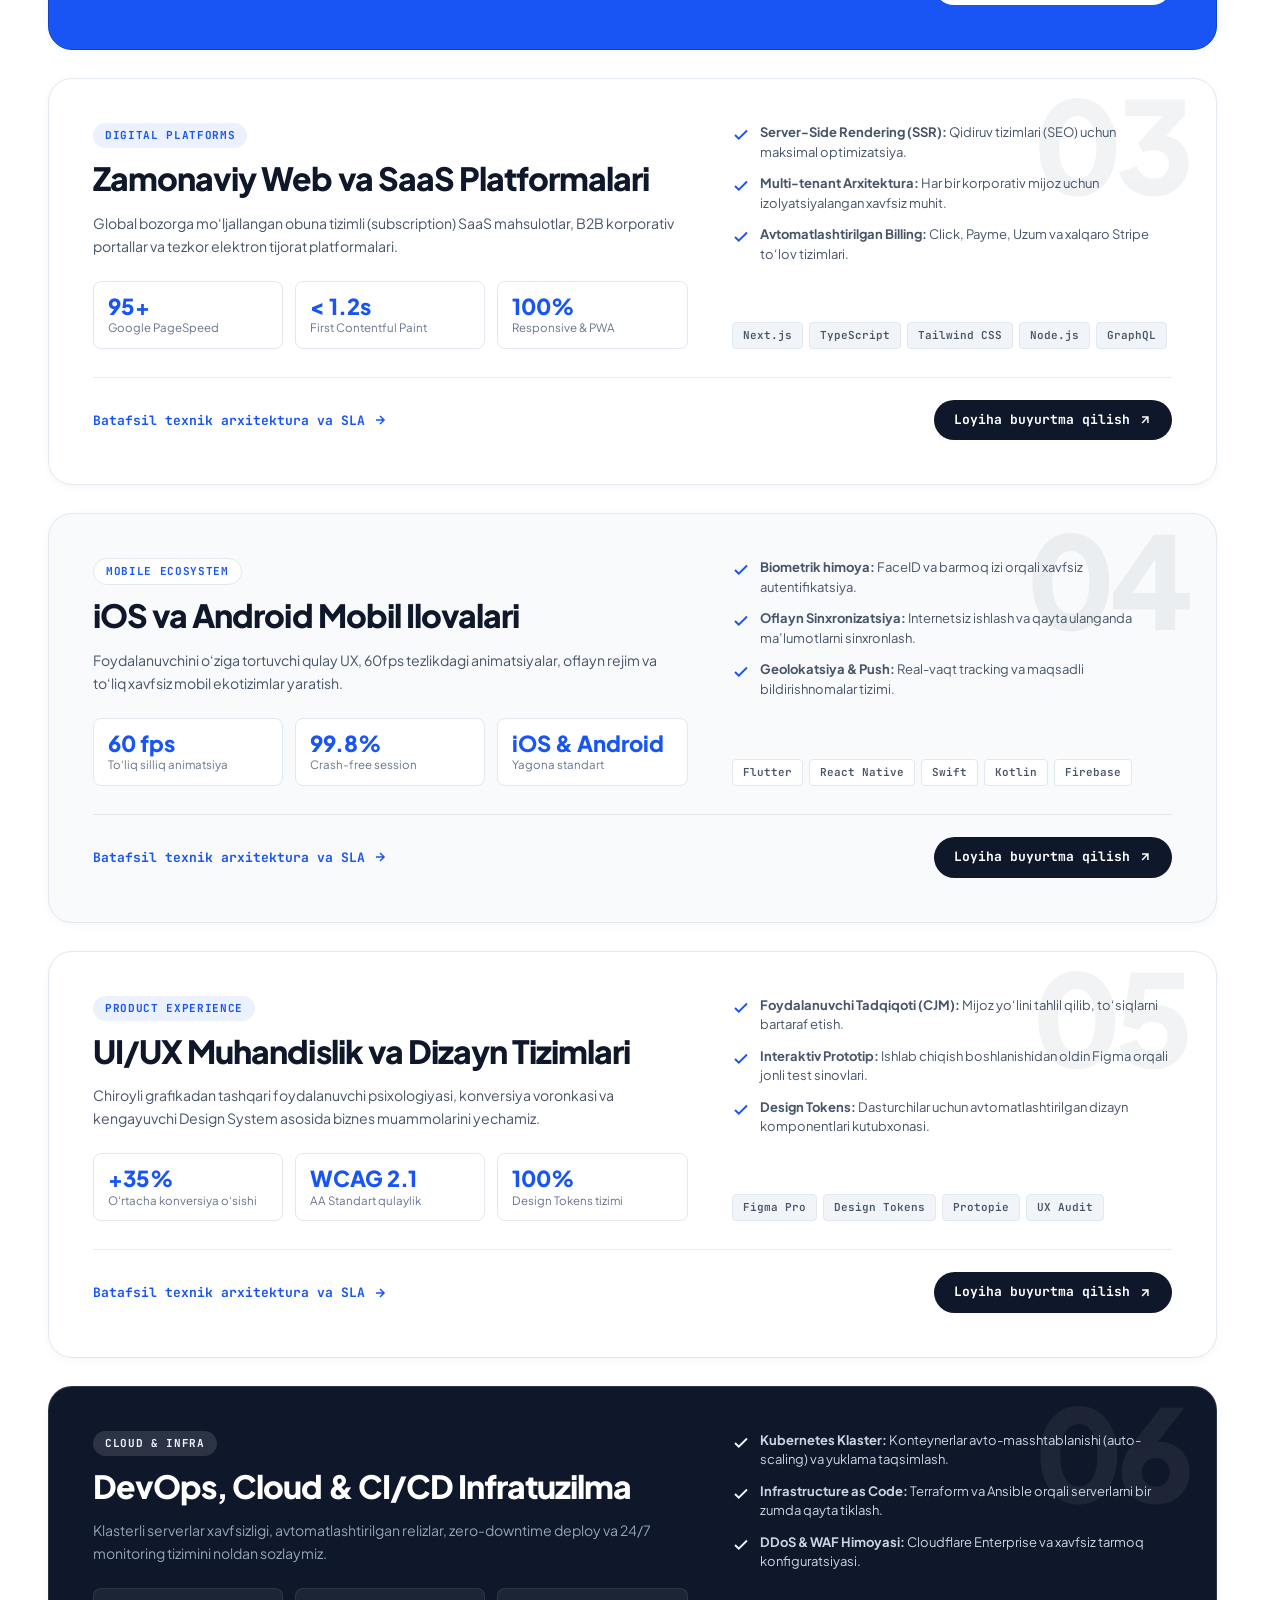
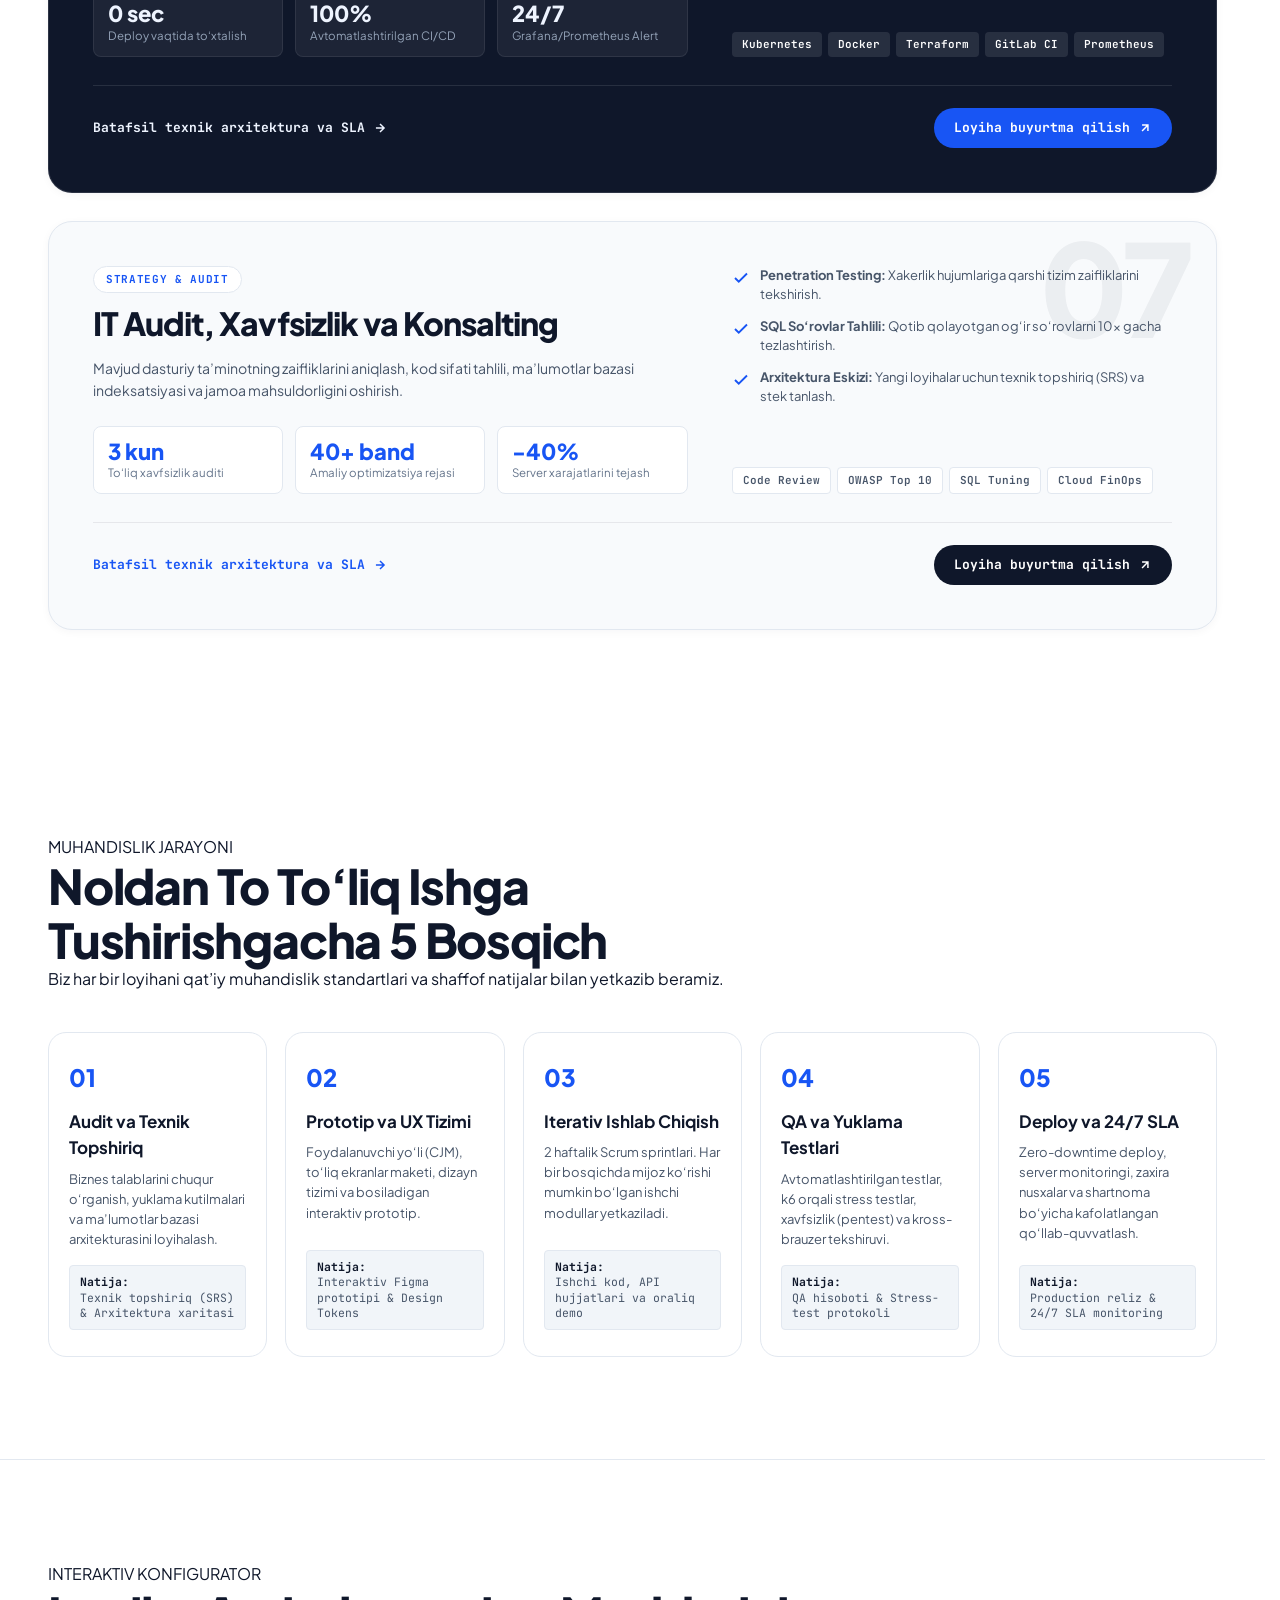
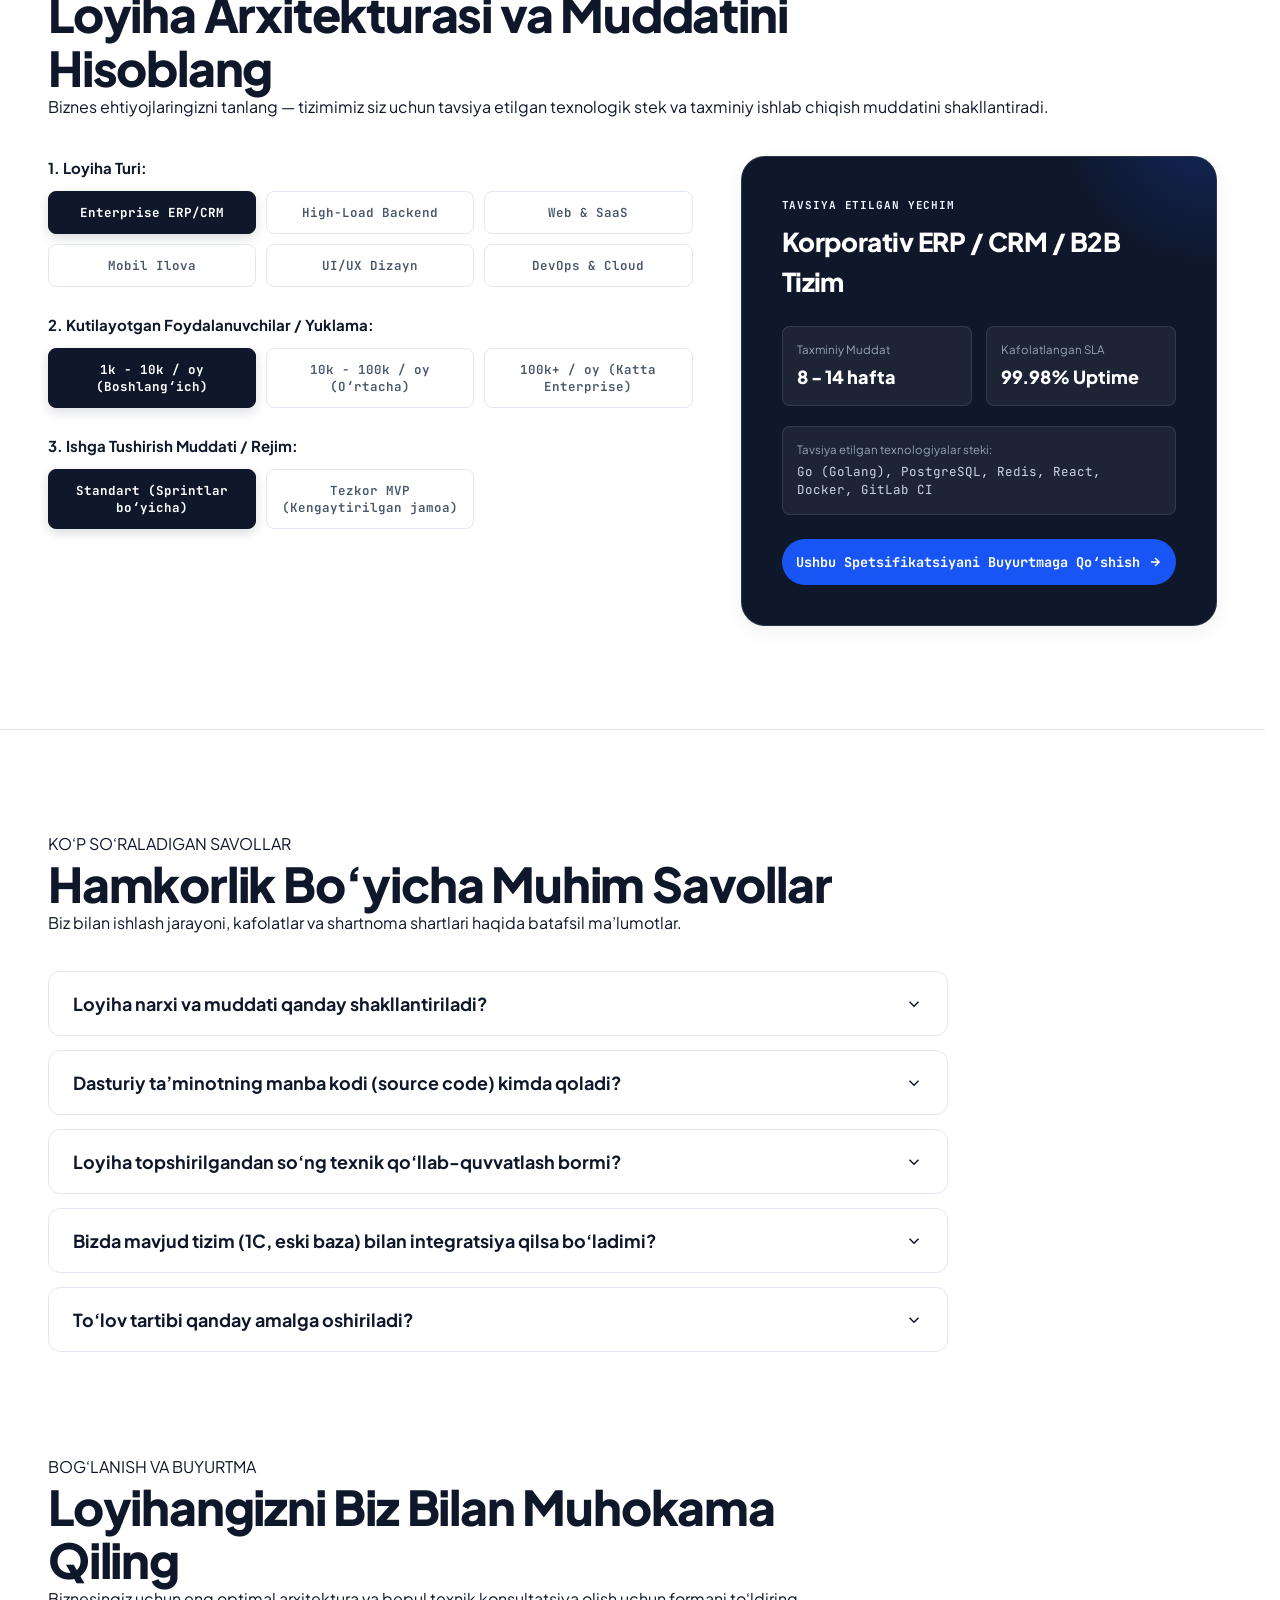
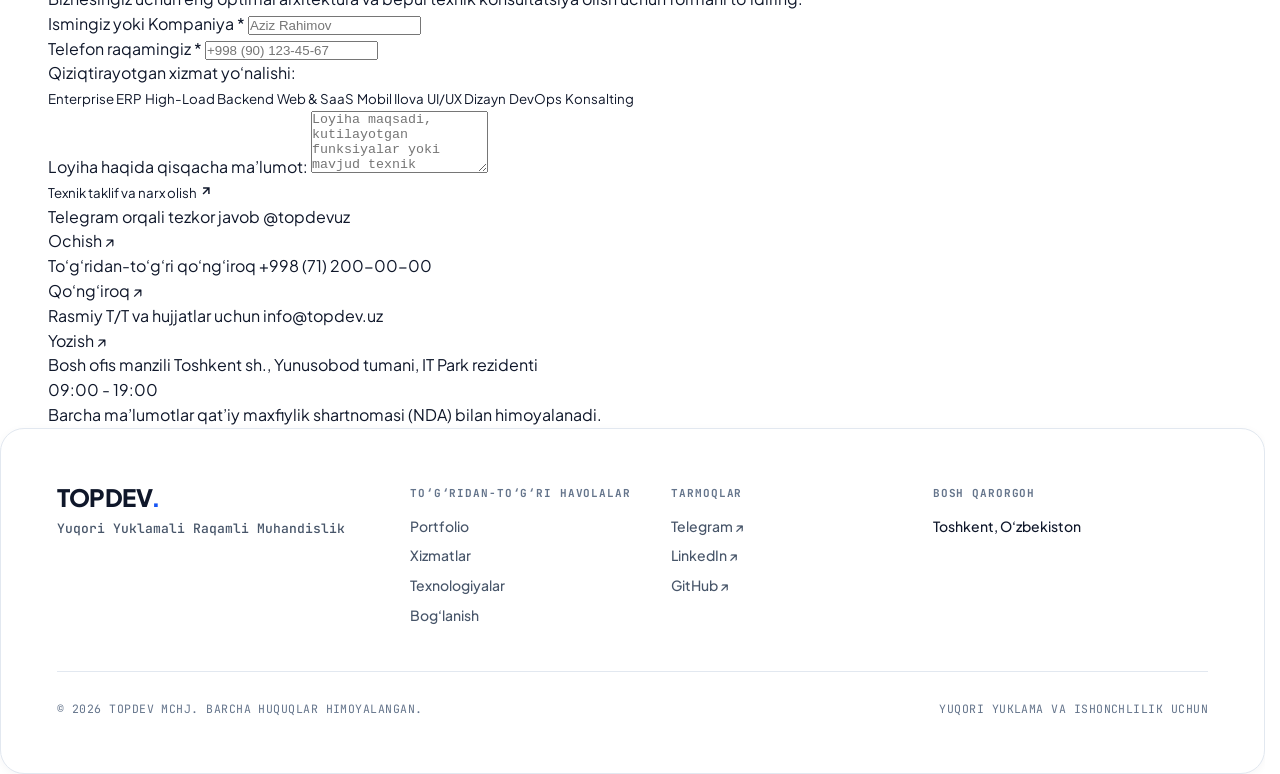
<file: service.html>
<!DOCTYPE html>
<html lang="uz" class="no-js">
<head>
  <meta charset="UTF-8">
  <meta name="viewport" content="width=device-width, initial-scale=1.0, viewport-fit=cover">
  <title>Xizmatlar va Yechimlar — TOPDEV Yuqori Yuklamali IT Muhandislik</title>
  <meta name="description" content="TOPDEV xizmatlari: Korporativ ERP/CRM tizimlari, High-Load backend va mikroservislar, Web va bulut platformalari, iOS/Android mobil ilovalar, UI/UX dizayn va DevOps xavfsizlik.">
  <link rel="preconnect" href="https://fonts.googleapis.com">
  <link rel="preconnect" href="https://fonts.gstatic.com" crossorigin>
  <link href="https://fonts.googleapis.com/css2?family=Plus+Jakarta+Sans:wght@400;500;600;700;800&family=JetBrains+Mono:wght@500;600;700&display=swap" rel="stylesheet">
  <link rel="stylesheet" href="css/base.css">
  <link rel="stylesheet" href="css/components.css">
  <link rel="stylesheet" href="css/service.css">
</head>
<body>
  <a href="#top" class="skip-link">Asosiy kontentga o‘tish</a>

  <!-- TOP NAVIGATION -->
  <div class="navbar-wrapper" id="navbarWrapper">
    <nav class="navbar wrap" id="navbar" aria-label="Asosiy navigatsiya">
      <a href="index.html" class="logo-mark">
        TOPDEV
      </a>
      <div class="nav-links">
        <a href="index.html" class="nav-link">Bosh sahifa</a>
        <a href="portfolio.html" class="nav-link">Portfolio</a>
        <a href="service.html" class="nav-link active">Xizmatlar</a>
        <a href="about.html" class="nav-link">Biz haqimizda</a>
        <a href="vacancy.html" class="nav-link">Vakansiyalar</a>
      </div>
      <div class="nav-actions">
        <a href="consultation.html" class="cta-btn">
          <span>Bog‘lanish</span>
          <svg width="12" height="12" viewBox="0 0 12 12" fill="none">
            <path d="M2 10L10 2M10 2H3M10 2V9" stroke="currentColor" stroke-width="1.5" />
          </svg>
        </a>
        <button type="button" class="nav-burger" id="burgerBtn" aria-label="Navigatsiya menyusini ochish" aria-expanded="false" aria-controls="mobileMenu">
          <span></span><span></span><span></span>
        </button>
      </div>
    </nav>
  </div>

  <!-- MOBILE MENU -->
  <div class="mobile-menu" id="mobileMenu" role="dialog" aria-modal="true" aria-label="Sayt navigatsiyasi" aria-hidden="true">
    <button type="button" class="mobile-close" id="mobileClose" aria-label="Menyuni yopish"></button>
    <a href="index.html">Bosh sahifa</a>
    <a href="portfolio.html">Portfolio</a>
    <a href="service.html">Xizmatlar</a>
    <a href="about.html">Biz haqimizda</a>
    <a href="vacancy.html">Vakansiyalar</a>
    <a href="consultation.html" style="color: var(--accent);">Bog‘lanish</a>
  </div>

  <main>
    <!-- HERO SECTION -->
    <section class="service-consulting-hero wrap" id="top">
      <div class="consulting-hero-grid">
        <div class="consulting-hero-left">
          <div class="hero-pill-badge">
            <svg width="14" height="14" viewBox="0 0 24 24" fill="none" stroke="currentColor" stroke-width="2.5">
              <polygon points="12 2 2 7 12 12 22 7 12 2"></polygon>
              <polyline points="2 17 12 22 22 17"></polyline>
              <polyline points="2 12 12 17 22 12"></polyline>
            </svg>
            ARXITEKTURA VA YUQORI YUKLAMALI MUHANDISLIK
          </div>
          <h1 class="consulting-hero-title">
            Murakkab Biznes Tizimlari Uchun Yuqori Muhandislik
          </h1>
          <p class="consulting-hero-desc">
            Biz shunchaki kod yozmaymiz — korxonalarning oylik millionlab tranzaksiyalarini, xavfsiz ma’lumotlar bazalarini va 99.99% uzluksiz ishlovchi ekotizimlarini quramiz.
          </p>
          <div class="consulting-hero-actions">
            <a href="#servicesCatalog" class="consulting-primary-btn">
              <span>Xizmatlar katalogi</span>
              <svg width="14" height="14" viewBox="0 0 24 24" fill="none" stroke="currentColor" stroke-width="2.5">
                <path d="M7 17l9.2-9.2M17 17V7H7"/>
              </svg>
            </a>
            <a href="#estimator" class="consulting-secondary-btn">
              <span>Loyihani hisoblash</span>
              <svg width="14" height="14" viewBox="0 0 24 24" fill="none" stroke="currentColor" stroke-width="2">
                <circle cx="12" cy="12" r="10"></circle>
                <polyline points="12 6 12 12 16 14"></polyline>
              </svg>
            </a>
          </div>
        </div>

        <div class="consulting-metrics-strip">
          <div class="consulting-metric-item">
            <span class="c-metric-num">99.99%</span>
            <span class="c-metric-label">SLA Kafolatlangan Uzluksiz Ishlash</span>
          </div>
          <div class="consulting-metric-item">
            <span class="c-metric-num">120k+</span>
            <span class="c-metric-label">Maksimal RPS Barqaror Yuklama</span>
          </div>
          <div class="consulting-metric-item">
            <span class="c-metric-num">14 kun</span>
            <span class="c-metric-label">Birinchi Ishchi MVP & Audit Natijasi</span>
          </div>
          <div class="consulting-metric-item">
            <span class="c-metric-num">40+</span>
            <span class="c-metric-label">Muvaffaqiyatli Enterprise Tizimlar</span>
          </div>
        </div>
      </div>
    </section>

    <!-- SERVICES CATALOG -->
    <section class="services-main-section wrap" id="servicesCatalog">
      <!-- Filter Bar -->
      <div class="service-filter-bar" role="tablist" aria-label="Xizmatlar toifasi">
        <button type="button" class="service-filter-btn active" data-filter="all">
          <span>Barcha Xizmatlar</span>
          <span class="filter-count" id="filterCountAll">7</span>
        </button>
        <button type="button" class="service-filter-btn" data-filter="enterprise">
          <span>Enterprise ERP/CRM</span>
          <span class="filter-count">1</span>
        </button>
        <button type="button" class="service-filter-btn" data-filter="highload">
          <span>High-Load Backend</span>
          <span class="filter-count">1</span>
        </button>
        <button type="button" class="service-filter-btn" data-filter="web">
          <span>Web & SaaS</span>
          <span class="filter-count">1</span>
        </button>
        <button type="button" class="service-filter-btn" data-filter="mobile">
          <span>Mobil Ilovalar</span>
          <span class="filter-count">1</span>
        </button>
        <button type="button" class="service-filter-btn" data-filter="design">
          <span>UI/UX Dizayn</span>
          <span class="filter-count">1</span>
        </button>
        <button type="button" class="service-filter-btn" data-filter="devops">
          <span>DevOps & Cloud</span>
          <span class="filter-count">1</span>
        </button>
        <button type="button" class="service-filter-btn" data-filter="consulting">
          <span>IT Konsalting</span>
          <span class="filter-count">1</span>
        </button>
      </div>

      <!-- Services Showcase List -->
      <div class="services-modular-list" id="servicesList">
        <!-- CARD 1: ENTERPRISE -->
        <article class="service-modular-card theme-dark" data-category="enterprise">
          <span class="card-watermark-num">01</span>
          <div class="card-content-grid">
            <div class="card-left-panel">
              <div class="card-header-top">
                <span class="card-spec-badge">ENTERPRISE SYSTEM</span>
              </div>
              <h2 class="card-service-title">Korporativ ERP, CRM va Avtomatlashtirish</h2>
              <p class="card-service-desc">
                Bozordagi tayyor shablonlarga sig‘maydigan murakkab ishlab chiqarish, logistika, moliya va ombor jarayonlarini yagona avtomatlashtirilgan raqamli markazga birlashtiramiz.
              </p>
              <div class="card-metrics-row">
                <div class="card-mini-metric">
                  <span class="mini-metric-num">500+</span>
                  <span class="mini-metric-lbl">Bir vaqtda faol xodim</span>
                </div>
                <div class="card-mini-metric">
                  <span class="mini-metric-num">1C / Bank</span>
                  <span class="mini-metric-lbl">To‘liq integratsiya</span>
                </div>
                <div class="card-mini-metric">
                  <span class="mini-metric-num">99.98%</span>
                  <span class="mini-metric-lbl">Ishonchlilik kafolati</span>
                </div>
              </div>
            </div>
            <div class="card-right-panel">
              <ul class="card-features-list">
                <li class="card-feature-item">
                  <svg width="18" height="18" viewBox="0 0 24 24" fill="none" stroke="currentColor" stroke-width="2.5"><polyline points="20 6 9 17 4 12"></polyline></svg>
                  <span><b>Moslashtirilgan modullar:</b> Ombor, kadrlar (HRM), buxgalteriya va savdo voronkasi.</span>
                </li>
                <li class="card-feature-item">
                  <svg width="18" height="18" viewBox="0 0 24 24" fill="none" stroke="currentColor" stroke-width="2.5"><polyline points="20 6 9 17 4 12"></polyline></svg>
                  <span><b>RBAC Xavfsizlik:</b> Rollar va ruxsatnomalar bo‘yicha ko‘p bosqichli ma’lumotlar himoyasi.</span>
                </li>
                <li class="card-feature-item">
                  <svg width="18" height="18" viewBox="0 0 24 24" fill="none" stroke="currentColor" stroke-width="2.5"><polyline points="20 6 9 17 4 12"></polyline></svg>
                  <span><b>Real-vaqt Tahlili:</b> Rahbariyat uchun jonli moliyaviy BI-dashboardlar.</span>
                </li>
              </ul>
              <div class="card-tech-strip">
                <span class="card-tech-pill">Go</span>
                <span class="card-tech-pill">PostgreSQL</span>
                <span class="card-tech-pill">Redis</span>
                <span class="card-tech-pill">React</span>
                <span class="card-tech-pill">Docker</span>
              </div>
            </div>
          </div>
          <div class="card-bottom-actions">
            <button type="button" class="btn-open-spec" data-spec-trigger="enterprise">
              <span>Batafsil texnik arxitektura va SLA</span>
              <svg width="14" height="14" viewBox="0 0 24 24" fill="none" stroke="currentColor" stroke-width="2.5"><path d="M5 12h14M12 5l7 7-7 7"/></svg>
            </button>
            <a href="#contactSection" class="btn-card-order" data-service-select="Enterprise ERP / CRM Tizimi">
              <span>Loyiha buyurtma qilish</span>
              <svg width="14" height="14" viewBox="0 0 24 24" fill="none" stroke="currentColor" stroke-width="2.5"><path d="M7 17l9.2-9.2M17 17V7H7"/></svg>
            </a>
          </div>
        </article>

        <!-- CARD 2: HIGHLOAD BACKEND -->
        <article class="service-modular-card theme-blue" data-category="highload">
          <span class="card-watermark-num">02</span>
          <div class="card-content-grid">
            <div class="card-left-panel">
              <div class="card-header-top">
                <span class="card-spec-badge">CORE INFRASTRUCTURE</span>
              </div>
              <h2 class="card-service-title">High-Load Backend va Mikroservislar</h2>
              <p class="card-service-desc">
                Pik yuklamalarida (Black Friday, to‘lovlar, ommaviy translyatsiyalar) qotmaydigan, gorizontal kengayuvchi va mikroservisli taqsimlangan backend arxitekturasi.
              </p>
              <div class="card-metrics-row">
                <div class="card-mini-metric">
                  <span class="mini-metric-num">120k+</span>
                  <span class="mini-metric-lbl">Barqaror RPS yuklama</span>
                </div>
                <div class="card-mini-metric">
                  <span class="mini-metric-num">&lt; 35ms</span>
                  <span class="mini-metric-lbl">P99 Server javob tezligi</span>
                </div>
                <div class="card-mini-metric">
                  <span class="mini-metric-num">99.99%</span>
                  <span class="mini-metric-lbl">Uptime SLA kafolati</span>
                </div>
              </div>
            </div>
            <div class="card-right-panel">
              <ul class="card-features-list">
                <li class="card-feature-item">
                  <svg width="18" height="18" viewBox="0 0 24 24" fill="none" stroke="currentColor" stroke-width="2.5"><polyline points="20 6 9 17 4 12"></polyline></svg>
                  <span><b>Asinxron navbatlar:</b> Kafka va RabbitMQ orqali tranzaksiyalarni yo‘qotmasdan qayta ishlash.</span>
                </li>
                <li class="card-feature-item">
                  <svg width="18" height="18" viewBox="0 0 24 24" fill="none" stroke="currentColor" stroke-width="2.5"><polyline points="20 6 9 17 4 12"></polyline></svg>
                  <span><b>Sharding & Replikatsiya:</b> Katta hajmli ma’lumotlar bazalarini taqsimlash.</span>
                </li>
                <li class="card-feature-item">
                  <svg width="18" height="18" viewBox="0 0 24 24" fill="none" stroke="currentColor" stroke-width="2.5"><polyline points="20 6 9 17 4 12"></polyline></svg>
                  <span><b>gRPC & Protobuf:</b> Ichki mikroservislar o‘rtasida millisekundlik tejamkor aloqa.</span>
                </li>
              </ul>
              <div class="card-tech-strip">
                <span class="card-tech-pill">Go</span>
                <span class="card-tech-pill">Node.js</span>
                <span class="card-tech-pill">Kafka</span>
                <span class="card-tech-pill">PostgreSQL Sharding</span>
                <span class="card-tech-pill">Redis Cluster</span>
              </div>
            </div>
          </div>
          <div class="card-bottom-actions">
            <button type="button" class="btn-open-spec" data-spec-trigger="highload">
              <span>Batafsil texnik arxitektura va SLA</span>
              <svg width="14" height="14" viewBox="0 0 24 24" fill="none" stroke="currentColor" stroke-width="2.5"><path d="M5 12h14M12 5l7 7-7 7"/></svg>
            </button>
            <a href="#contactSection" class="btn-card-order" data-service-select="High-Load Backend va Mikroservislar">
              <span>Loyiha buyurtma qilish</span>
              <svg width="14" height="14" viewBox="0 0 24 24" fill="none" stroke="currentColor" stroke-width="2.5"><path d="M7 17l9.2-9.2M17 17V7H7"/></svg>
            </a>
          </div>
        </article>

        <!-- CARD 3: WEB & SAAS -->
        <article class="service-modular-card theme-white" data-category="web">
          <span class="card-watermark-num">03</span>
          <div class="card-content-grid">
            <div class="card-left-panel">
              <div class="card-header-top">
                <span class="card-spec-badge">DIGITAL PLATFORMS</span>
              </div>
              <h2 class="card-service-title">Zamonaviy Web va SaaS Platformalari</h2>
              <p class="card-service-desc">
                Global bozorga mo‘ljallangan obuna tizimli (subscription) SaaS mahsulotlar, B2B korporativ portallar va tezkor elektron tijorat platformalari.
              </p>
              <div class="card-metrics-row">
                <div class="card-mini-metric">
                  <span class="mini-metric-num">95+</span>
                  <span class="mini-metric-lbl">Google PageSpeed</span>
                </div>
                <div class="card-mini-metric">
                  <span class="mini-metric-num">&lt; 1.2s</span>
                  <span class="mini-metric-lbl">First Contentful Paint</span>
                </div>
                <div class="card-mini-metric">
                  <span class="mini-metric-num">100%</span>
                  <span class="mini-metric-lbl">Responsive & PWA</span>
                </div>
              </div>
            </div>
            <div class="card-right-panel">
              <ul class="card-features-list">
                <li class="card-feature-item">
                  <svg width="18" height="18" viewBox="0 0 24 24" fill="none" stroke="currentColor" stroke-width="2.5"><polyline points="20 6 9 17 4 12"></polyline></svg>
                  <span><b>Server-Side Rendering (SSR):</b> Qidiruv tizimlari (SEO) uchun maksimal optimizatsiya.</span>
                </li>
                <li class="card-feature-item">
                  <svg width="18" height="18" viewBox="0 0 24 24" fill="none" stroke="currentColor" stroke-width="2.5"><polyline points="20 6 9 17 4 12"></polyline></svg>
                  <span><b>Multi-tenant Arxitektura:</b> Har bir korporativ mijoz uchun izolyatsiyalangan xavfsiz muhit.</span>
                </li>
                <li class="card-feature-item">
                  <svg width="18" height="18" viewBox="0 0 24 24" fill="none" stroke="currentColor" stroke-width="2.5"><polyline points="20 6 9 17 4 12"></polyline></svg>
                  <span><b>Avtomatlashtirilgan Billing:</b> Click, Payme, Uzum va xalqaro Stripe to‘lov tizimlari.</span>
                </li>
              </ul>
              <div class="card-tech-strip">
                <span class="card-tech-pill">Next.js</span>
                <span class="card-tech-pill">TypeScript</span>
                <span class="card-tech-pill">Tailwind CSS</span>
                <span class="card-tech-pill">Node.js</span>
                <span class="card-tech-pill">GraphQL</span>
              </div>
            </div>
          </div>
          <div class="card-bottom-actions">
            <button type="button" class="btn-open-spec" data-spec-trigger="web">
              <span>Batafsil texnik arxitektura va SLA</span>
              <svg width="14" height="14" viewBox="0 0 24 24" fill="none" stroke="currentColor" stroke-width="2.5"><path d="M5 12h14M12 5l7 7-7 7"/></svg>
            </button>
            <a href="#contactSection" class="btn-card-order" data-service-select="Web & SaaS Platformasi">
              <span>Loyiha buyurtma qilish</span>
              <svg width="14" height="14" viewBox="0 0 24 24" fill="none" stroke="currentColor" stroke-width="2.5"><path d="M7 17l9.2-9.2M17 17V7H7"/></svg>
            </a>
          </div>
        </article>

        <!-- CARD 4: MOBILE APPS -->
        <article class="service-modular-card theme-slate" data-category="mobile">
          <span class="card-watermark-num">04</span>
          <div class="card-content-grid">
            <div class="card-left-panel">
              <div class="card-header-top">
                <span class="card-spec-badge">MOBILE ECOSYSTEM</span>
              </div>
              <h2 class="card-service-title">iOS va Android Mobil Ilovalari</h2>
              <p class="card-service-desc">
                Foydalanuvchini o‘ziga tortuvchi qulay UX, 60fps tezlikdagi animatsiyalar, oflayn rejim va to‘liq xavfsiz mobil ekotizimlar yaratish.
              </p>
              <div class="card-metrics-row">
                <div class="card-mini-metric">
                  <span class="mini-metric-num">60 fps</span>
                  <span class="mini-metric-lbl">To‘liq silliq animatsiya</span>
                </div>
                <div class="card-mini-metric">
                  <span class="mini-metric-num">99.8%</span>
                  <span class="mini-metric-lbl">Crash-free session</span>
                </div>
                <div class="card-mini-metric">
                  <span class="mini-metric-num">iOS & Android</span>
                  <span class="mini-metric-lbl">Yagona standart</span>
                </div>
              </div>
            </div>
            <div class="card-right-panel">
              <ul class="card-features-list">
                <li class="card-feature-item">
                  <svg width="18" height="18" viewBox="0 0 24 24" fill="none" stroke="currentColor" stroke-width="2.5"><polyline points="20 6 9 17 4 12"></polyline></svg>
                  <span><b>Biometrik himoya:</b> FaceID va barmoq izi orqali xavfsiz autentifikatsiya.</span>
                </li>
                <li class="card-feature-item">
                  <svg width="18" height="18" viewBox="0 0 24 24" fill="none" stroke="currentColor" stroke-width="2.5"><polyline points="20 6 9 17 4 12"></polyline></svg>
                  <span><b>Oflayn Sinxronizatsiya:</b> Internetsiz ishlash va qayta ulanganda ma’lumotlarni sinxronlash.</span>
                </li>
                <li class="card-feature-item">
                  <svg width="18" height="18" viewBox="0 0 24 24" fill="none" stroke="currentColor" stroke-width="2.5"><polyline points="20 6 9 17 4 12"></polyline></svg>
                  <span><b>Geolokatsiya & Push:</b> Real-vaqt tracking va maqsadli bildirishnomalar tizimi.</span>
                </li>
              </ul>
              <div class="card-tech-strip">
                <span class="card-tech-pill">Flutter</span>
                <span class="card-tech-pill">React Native</span>
                <span class="card-tech-pill">Swift</span>
                <span class="card-tech-pill">Kotlin</span>
                <span class="card-tech-pill">Firebase</span>
              </div>
            </div>
          </div>
          <div class="card-bottom-actions">
            <button type="button" class="btn-open-spec" data-spec-trigger="mobile">
              <span>Batafsil texnik arxitektura va SLA</span>
              <svg width="14" height="14" viewBox="0 0 24 24" fill="none" stroke="currentColor" stroke-width="2.5"><path d="M5 12h14M12 5l7 7-7 7"/></svg>
            </button>
            <a href="#contactSection" class="btn-card-order" data-service-select="iOS & Android Mobil Ilova">
              <span>Loyiha buyurtma qilish</span>
              <svg width="14" height="14" viewBox="0 0 24 24" fill="none" stroke="currentColor" stroke-width="2.5"><path d="M7 17l9.2-9.2M17 17V7H7"/></svg>
            </a>
          </div>
        </article>

        <!-- CARD 5: UI/UX DESIGN -->
        <article class="service-modular-card theme-white" data-category="design">
          <span class="card-watermark-num">05</span>
          <div class="card-content-grid">
            <div class="card-left-panel">
              <div class="card-header-top">
                <span class="card-spec-badge">PRODUCT EXPERIENCE</span>
              </div>
              <h2 class="card-service-title">UI/UX Muhandislik va Dizayn Tizimlari</h2>
              <p class="card-service-desc">
                Chiroyli grafikadan tashqari foydalanuvchi psixologiyasi, konversiya voronkasi va kengayuvchi Design System asosida biznes muammolarini yechamiz.
              </p>
              <div class="card-metrics-row">
                <div class="card-mini-metric">
                  <span class="mini-metric-num">+35%</span>
                  <span class="mini-metric-lbl">O‘rtacha konversiya o‘sishi</span>
                </div>
                <div class="card-mini-metric">
                  <span class="mini-metric-num">WCAG 2.1</span>
                  <span class="mini-metric-lbl">AA Standart qulaylik</span>
                </div>
                <div class="card-mini-metric">
                  <span class="mini-metric-num">100%</span>
                  <span class="mini-metric-lbl">Design Tokens tizimi</span>
                </div>
              </div>
            </div>
            <div class="card-right-panel">
              <ul class="card-features-list">
                <li class="card-feature-item">
                  <svg width="18" height="18" viewBox="0 0 24 24" fill="none" stroke="currentColor" stroke-width="2.5"><polyline points="20 6 9 17 4 12"></polyline></svg>
                  <span><b>Foydalanuvchi Tadqiqoti (CJM):</b> Mijoz yo‘lini tahlil qilib, to‘siqlarni bartaraf etish.</span>
                </li>
                <li class="card-feature-item">
                  <svg width="18" height="18" viewBox="0 0 24 24" fill="none" stroke="currentColor" stroke-width="2.5"><polyline points="20 6 9 17 4 12"></polyline></svg>
                  <span><b>Interaktiv Prototip:</b> Ishlab chiqish boshlanishidan oldin Figma orqali jonli test sinovlari.</span>
                </li>
                <li class="card-feature-item">
                  <svg width="18" height="18" viewBox="0 0 24 24" fill="none" stroke="currentColor" stroke-width="2.5"><polyline points="20 6 9 17 4 12"></polyline></svg>
                  <span><b>Design Tokens:</b> Dasturchilar uchun avtomatlashtirilgan dizayn komponentlari kutubxonasi.</span>
                </li>
              </ul>
              <div class="card-tech-strip">
                <span class="card-tech-pill">Figma Pro</span>
                <span class="card-tech-pill">Design Tokens</span>
                <span class="card-tech-pill">Protopie</span>
                <span class="card-tech-pill">UX Audit</span>
              </div>
            </div>
          </div>
          <div class="card-bottom-actions">
            <button type="button" class="btn-open-spec" data-spec-trigger="design">
              <span>Batafsil texnik arxitektura va SLA</span>
              <svg width="14" height="14" viewBox="0 0 24 24" fill="none" stroke="currentColor" stroke-width="2.5"><path d="M5 12h14M12 5l7 7-7 7"/></svg>
            </button>
            <a href="#contactSection" class="btn-card-order" data-service-select="UI/UX Dizayn va Tizim">
              <span>Loyiha buyurtma qilish</span>
              <svg width="14" height="14" viewBox="0 0 24 24" fill="none" stroke="currentColor" stroke-width="2.5"><path d="M7 17l9.2-9.2M17 17V7H7"/></svg>
            </a>
          </div>
        </article>

        <!-- CARD 6: DEVOPS & CLOUD -->
        <article class="service-modular-card theme-dark" data-category="devops">
          <span class="card-watermark-num">06</span>
          <div class="card-content-grid">
            <div class="card-left-panel">
              <div class="card-header-top">
                <span class="card-spec-badge">CLOUD & INFRA</span>
              </div>
              <h2 class="card-service-title">DevOps, Cloud & CI/CD Infratuzilma</h2>
              <p class="card-service-desc">
                Klasterli serverlar xavfsizligi, avtomatlashtirilgan relizlar, zero-downtime deploy va 24/7 monitoring tizimini noldan sozlaymiz.
              </p>
              <div class="card-metrics-row">
                <div class="card-mini-metric">
                  <span class="mini-metric-num">0 sec</span>
                  <span class="mini-metric-lbl">Deploy vaqtida to‘xtalish</span>
                </div>
                <div class="card-mini-metric">
                  <span class="mini-metric-num">100%</span>
                  <span class="mini-metric-lbl">Avtomatlashtirilgan CI/CD</span>
                </div>
                <div class="card-mini-metric">
                  <span class="mini-metric-num">24/7</span>
                  <span class="mini-metric-lbl">Grafana/Prometheus Alert</span>
                </div>
              </div>
            </div>
            <div class="card-right-panel">
              <ul class="card-features-list">
                <li class="card-feature-item">
                  <svg width="18" height="18" viewBox="0 0 24 24" fill="none" stroke="currentColor" stroke-width="2.5"><polyline points="20 6 9 17 4 12"></polyline></svg>
                  <span><b>Kubernetes Klaster:</b> Konteynerlar avto-masshtablanishi (auto-scaling) va yuklama taqsimlash.</span>
                </li>
                <li class="card-feature-item">
                  <svg width="18" height="18" viewBox="0 0 24 24" fill="none" stroke="currentColor" stroke-width="2.5"><polyline points="20 6 9 17 4 12"></polyline></svg>
                  <span><b>Infrastructure as Code:</b> Terraform va Ansible orqali serverlarni bir zumda qayta tiklash.</span>
                </li>
                <li class="card-feature-item">
                  <svg width="18" height="18" viewBox="0 0 24 24" fill="none" stroke="currentColor" stroke-width="2.5"><polyline points="20 6 9 17 4 12"></polyline></svg>
                  <span><b>DDoS & WAF Himoyasi:</b> Cloudflare Enterprise va xavfsiz tarmoq konfiguratsiyasi.</span>
                </li>
              </ul>
              <div class="card-tech-strip">
                <span class="card-tech-pill">Kubernetes</span>
                <span class="card-tech-pill">Docker</span>
                <span class="card-tech-pill">Terraform</span>
                <span class="card-tech-pill">GitLab CI</span>
                <span class="card-tech-pill">Prometheus</span>
              </div>
            </div>
          </div>
          <div class="card-bottom-actions">
            <button type="button" class="btn-open-spec" data-spec-trigger="devops">
              <span>Batafsil texnik arxitektura va SLA</span>
              <svg width="14" height="14" viewBox="0 0 24 24" fill="none" stroke="currentColor" stroke-width="2.5"><path d="M5 12h14M12 5l7 7-7 7"/></svg>
            </button>
            <a href="#contactSection" class="btn-card-order" data-service-select="DevOps va Cloud Infratuzilma">
              <span>Loyiha buyurtma qilish</span>
              <svg width="14" height="14" viewBox="0 0 24 24" fill="none" stroke="currentColor" stroke-width="2.5"><path d="M7 17l9.2-9.2M17 17V7H7"/></svg>
            </a>
          </div>
        </article>

        <!-- CARD 7: IT CONSULTING -->
        <article class="service-modular-card theme-slate" data-category="consulting">
          <span class="card-watermark-num">07</span>
          <div class="card-content-grid">
            <div class="card-left-panel">
              <div class="card-header-top">
                <span class="card-spec-badge">STRATEGY & AUDIT</span>
              </div>
              <h2 class="card-service-title">IT Audit, Xavfsizlik va Konsalting</h2>
              <p class="card-service-desc">
                Mavjud dasturiy ta’minotning zaifliklarini aniqlash, kod sifati tahlili, ma’lumotlar bazasi indeksatsiyasi va jamoa mahsuldorligini oshirish.
              </p>
              <div class="card-metrics-row">
                <div class="card-mini-metric">
                  <span class="mini-metric-num">3 kun</span>
                  <span class="mini-metric-lbl">To‘liq xavfsizlik auditi</span>
                </div>
                <div class="card-mini-metric">
                  <span class="mini-metric-num">40+ band</span>
                  <span class="mini-metric-lbl">Amaliy optimizatsiya rejasi</span>
                </div>
                <div class="card-mini-metric">
                  <span class="mini-metric-num">-40%</span>
                  <span class="mini-metric-lbl">Server xarajatlarini tejash</span>
                </div>
              </div>
            </div>
            <div class="card-right-panel">
              <ul class="card-features-list">
                <li class="card-feature-item">
                  <svg width="18" height="18" viewBox="0 0 24 24" fill="none" stroke="currentColor" stroke-width="2.5"><polyline points="20 6 9 17 4 12"></polyline></svg>
                  <span><b>Penetration Testing:</b> Xakerlik hujumlariga qarshi tizim zaifliklarini tekshirish.</span>
                </li>
                <li class="card-feature-item">
                  <svg width="18" height="18" viewBox="0 0 24 24" fill="none" stroke="currentColor" stroke-width="2.5"><polyline points="20 6 9 17 4 12"></polyline></svg>
                  <span><b>SQL So‘rovlar Tahlili:</b> Qotib qolayotgan og‘ir so‘rovlarni 10x gacha tezlashtirish.</span>
                </li>
                <li class="card-feature-item">
                  <svg width="18" height="18" viewBox="0 0 24 24" fill="none" stroke="currentColor" stroke-width="2.5"><polyline points="20 6 9 17 4 12"></polyline></svg>
                  <span><b>Arxitektura Eskizi:</b> Yangi loyihalar uchun texnik topshiriq (SRS) va stek tanlash.</span>
                </li>
              </ul>
              <div class="card-tech-strip">
                <span class="card-tech-pill">Code Review</span>
                <span class="card-tech-pill">OWASP Top 10</span>
                <span class="card-tech-pill">SQL Tuning</span>
                <span class="card-tech-pill">Cloud FinOps</span>
              </div>
            </div>
          </div>
          <div class="card-bottom-actions">
            <button type="button" class="btn-open-spec" data-spec-trigger="consulting">
              <span>Batafsil texnik arxitektura va SLA</span>
              <svg width="14" height="14" viewBox="0 0 24 24" fill="none" stroke="currentColor" stroke-width="2.5"><path d="M5 12h14M12 5l7 7-7 7"/></svg>
            </button>
            <a href="#contactSection" class="btn-card-order" data-service-select="IT Audit va Konsalting">
              <span>Loyiha buyurtma qilish</span>
              <svg width="14" height="14" viewBox="0 0 24 24" fill="none" stroke="currentColor" stroke-width="2.5"><path d="M7 17l9.2-9.2M17 17V7H7"/></svg>
            </a>
          </div>
        </article>
      </div>
    </section>

    <!-- 5-STEP ENGINEERING PROCESS PIPELINE -->
    <section class="process-section wrap">
      <div class="section-header">
        <span class="section-tag">MUHANDISLIK JARAYONI</span>
        <h2 class="section-title">Noldan To To‘liq Ishga Tushirishgacha 5 Bosqich</h2>
        <p class="section-desc">Biz har bir loyihani qat’iy muhandislik standartlari va shaffof natijalar bilan yetkazib beramiz.</p>
      </div>

      <div class="process-pipeline-grid">
        <!-- Step 1 -->
        <div class="process-pipeline-card">
          <div>
            <span class="pipeline-step-num">01</span>
            <h3 class="pipeline-step-title">Audit va Texnik Topshiriq</h3>
            <p class="pipeline-step-desc">Biznes talablarini chuqur o‘rganish, yuklama kutilmalari va ma’lumotlar bazasi arxitekturasini loyihalash.</p>
          </div>
          <div class="pipeline-deliverable">
            <span>Natija:</span> Texnik topshiriq (SRS) & Arxitektura xaritasi
          </div>
        </div>

        <!-- Step 2 -->
        <div class="process-pipeline-card">
          <div>
            <span class="pipeline-step-num">02</span>
            <h3 class="pipeline-step-title">Prototip va UX Tizimi</h3>
            <p class="pipeline-step-desc">Foydalanuvchi yo‘li (CJM), to‘liq ekranlar maketi, dizayn tizimi va bosiladigan interaktiv prototip.</p>
          </div>
          <div class="pipeline-deliverable">
            <span>Natija:</span> Interaktiv Figma prototipi & Design Tokens
          </div>
        </div>

        <!-- Step 3 -->
        <div class="process-pipeline-card">
          <div>
            <span class="pipeline-step-num">03</span>
            <h3 class="pipeline-step-title">Iterativ Ishlab Chiqish</h3>
            <p class="pipeline-step-desc">2 haftalik Scrum sprintlari. Har bir bosqichda mijoz ko‘rishi mumkin bo‘lgan ishchi modullar yetkaziladi.</p>
          </div>
          <div class="pipeline-deliverable">
            <span>Natija:</span> Ishchi kod, API hujjatlari va oraliq demo
          </div>
        </div>

        <!-- Step 4 -->
        <div class="process-pipeline-card">
          <div>
            <span class="pipeline-step-num">04</span>
            <h3 class="pipeline-step-title">QA va Yuklama Testlari</h3>
            <p class="pipeline-step-desc">Avtomatlashtirilgan testlar, k6 orqali stress testlar, xavfsizlik (pentest) va kross-brauzer tekshiruvi.</p>
          </div>
          <div class="pipeline-deliverable">
            <span>Natija:</span> QA hisoboti & Stress-test protokoli
          </div>
        </div>

        <!-- Step 5 -->
        <div class="process-pipeline-card">
          <div>
            <span class="pipeline-step-num">05</span>
            <h3 class="pipeline-step-title">Deploy va 24/7 SLA</h3>
            <p class="pipeline-step-desc">Zero-downtime deploy, server monitoringi, zaxira nusxalar va shartnoma bo‘yicha kafolatlangan qo‘llab-quvvatlash.</p>
          </div>
          <div class="pipeline-deliverable">
            <span>Natija:</span> Production reliz & 24/7 SLA monitoring
          </div>
        </div>
      </div>
    </section>

    <!-- INTERACTIVE ARCHITECTURE ESTIMATOR -->
    <section class="estimator-section wrap" id="estimator">
      <div class="section-header">
        <span class="section-tag">INTERAKTIV KONFIGURATOR</span>
        <h2 class="section-title">Loyiha Arxitekturasi va Muddatini Hisoblang</h2>
        <p class="section-desc">Biznes ehtiyojlaringizni tanlang — tizimimiz siz uchun tavsiya etilgan texnologik stek va taxminiy ishlab chiqish muddatini shakllantiradi.</p>
      </div>

      <div class="estimator-grid">
        <div class="estimator-controls">
          <!-- Step 1: Type -->
          <div class="estimator-group">
            <span class="estimator-group-title">1. Loyiha Turi:</span>
            <div class="estimator-option-grid">
              <button type="button" class="estimator-btn active" data-group="type" data-val="enterprise">Enterprise ERP/CRM</button>
              <button type="button" class="estimator-btn" data-group="type" data-val="highload">High-Load Backend</button>
              <button type="button" class="estimator-btn" data-group="type" data-val="web">Web & SaaS</button>
              <button type="button" class="estimator-btn" data-group="type" data-val="mobile">Mobil Ilova</button>
              <button type="button" class="estimator-btn" data-group="type" data-val="design">UI/UX Dizayn</button>
              <button type="button" class="estimator-btn" data-group="type" data-val="devops">DevOps & Cloud</button>
            </div>
          </div>

          <!-- Step 2: Scale -->
          <div class="estimator-group">
            <span class="estimator-group-title">2. Kutilayotgan Foydalanuvchilar / Yuklama:</span>
            <div class="estimator-option-grid">
              <button type="button" class="estimator-btn active" data-group="scale" data-val="starter">1k - 10k / oy (Boshlang‘ich)</button>
              <button type="button" class="estimator-btn" data-group="scale" data-val="growth">10k - 100k / oy (O‘rtacha)</button>
              <button type="button" class="estimator-btn" data-group="scale" data-val="enterprise">100k+ / oy (Katta Enterprise)</button>
            </div>
          </div>

          <!-- Step 3: Urgency -->
          <div class="estimator-group">
            <span class="estimator-group-title">3. Ishga Tushirish Muddati / Rejim:</span>
            <div class="estimator-option-grid">
              <button type="button" class="estimator-btn active" data-group="speed" data-val="standard">Standart (Sprintlar bo‘yicha)</button>
              <button type="button" class="estimator-btn" data-group="speed" data-val="fast">Tezkor MVP (Kengaytirilgan jamoa)</button>
            </div>
          </div>
        </div>

        <div class="estimator-output">
          <span class="output-label">TAVSIYA ETILGAN YECHIM</span>
          <div class="output-proj-name" id="estProjName">Enterprise ERP & Boshqaruv Tizimi</div>
          
          <div class="output-stats-row">
            <div class="output-stat-box">
              <span class="output-stat-lbl">Taxminiy Muddat</span>
              <span class="output-stat-val" id="estDuration">8 - 14 hafta</span>
            </div>
            <div class="output-stat-box">
              <span class="output-stat-lbl">Kafolatlangan SLA</span>
              <span class="output-stat-val" id="estSla">99.98% Uptime</span>
            </div>
          </div>

          <div class="output-stack-box">
            <span class="output-stat-lbl">Tavsiya etilgan texnologiyalar steki:</span>
            <div class="output-stack-val" id="estStack">Go (Golang), PostgreSQL, Redis, React, Docker, GitLab CI</div>
          </div>

          <button type="button" class="estimator-apply-btn" id="estApplyBtn">
            <span>Ushbu Spetsifikatsiyani Buyurtmaga Qo‘shish</span>
            <svg width="14" height="14" viewBox="0 0 24 24" fill="none" stroke="currentColor" stroke-width="2.5">
              <path d="M5 12h14M12 5l7 7-7 7"/>
            </svg>
          </button>
        </div>
      </div>
    </section>

    <!-- FAQ SECTION -->
    <section class="faq-section wrap">
      <div class="section-header">
        <span class="section-tag">KO‘P SO‘RALADIGAN SAVOLLAR</span>
        <h2 class="section-title">Hamkorlik Bo‘yicha Muhim Savollar</h2>
        <p class="section-desc">Biz bilan ishlash jarayoni, kafolatlar va shartnoma shartlari haqida batafsil ma’lumotlar.</p>
      </div>

      <div class="faq-list">
        <div class="faq-item">
          <button type="button" class="faq-trigger">
            <span>Loyiha narxi va muddati qanday shakllantiriladi?</span>
            <svg width="18" height="18" viewBox="0 0 24 24" fill="none" stroke="currentColor" stroke-width="2"><polyline points="6 9 12 15 18 9"></polyline></svg>
          </button>
          <div class="faq-content">
            <div class="faq-content-inner">
              Loyiha narxi va muddati talab qilinadigan modullar soni, kutilayotgan yuklama (RPS) va integratsiyalarga qarab hisoblanadi. Dastlabki 2-3 kun ichida bepul texnik konsultatsiya o‘tkazib, aniq smeta va bosqichma-bosqich reja (Roadmap) taqdim etamiz.
            </div>
          </div>
        </div>

        <div class="faq-item">
          <button type="button" class="faq-trigger">
            <span>Dasturiy ta’minotning manba kodi (source code) kimda qoladi?</span>
            <svg width="18" height="18" viewBox="0 0 24 24" fill="none" stroke="currentColor" stroke-width="2"><polyline points="6 9 12 15 18 9"></polyline></svg>
          </button>
          <div class="faq-content">
            <div class="faq-content-inner">
              To‘liq manba kodi, arxitektura hujjatlari va intellektual mulk huquqlari 100% buyurtmachiga tegishli bo‘ladi. Loyiha yakunida barcha Git omborlari, server kalitlari va ma’lumotlar bazasi sizning infratuzilmangizga topshiriladi.
            </div>
          </div>
        </div>

        <div class="faq-item">
          <button type="button" class="faq-trigger">
            <span>Loyiha topshirilgandan so‘ng texnik qo‘llab-quvvatlash bormi?</span>
            <svg width="18" height="18" viewBox="0 0 24 24" fill="none" stroke="currentColor" stroke-width="2"><polyline points="6 9 12 15 18 9"></polyline></svg>
          </button>
          <div class="faq-content">
            <div class="faq-content-inner">
              Ha, biz har bir loyihaga kamida 3 oylik bepul kafolatli texnik qo‘llab-quvvatlash beramiz. Shuningdek, 24/7 rejimida SLA bo‘yicha serverlarni kuzatish va xatoliklarni 15 daqiqa ichida bartaraf etish xizmati mavjud.
            </div>
          </div>
        </div>

        <div class="faq-item">
          <button type="button" class="faq-trigger">
            <span>Bizda mavjud tizim (1C, eski baza) bilan integratsiya qilsa bo‘ladimi?</span>
            <svg width="18" height="18" viewBox="0 0 24 24" fill="none" stroke="currentColor" stroke-width="2"><polyline points="6 9 12 15 18 9"></polyline></svg>
          </button>
          <div class="faq-content">
            <div class="faq-content-inner">
              Albatta. Biz 1C, bank to‘lov shlyuzlari (Click, Payme, Uzum, Anorbank), CRM tizimlari va tashqi API xizmatlari bilan xavfsiz REST/gRPC shlyuzlar orqali uzluksiz ma’lumot almashinuvini sozlab beramiz.
            </div>
          </div>
        </div>

        <div class="faq-item">
          <button type="button" class="faq-trigger">
            <span>To‘lov tartibi qanday amalga oshiriladi?</span>
            <svg width="18" height="18" viewBox="0 0 24 24" fill="none" stroke="currentColor" stroke-width="2"><polyline points="6 9 12 15 18 9"></polyline></svg>
          </button>
          <div class="faq-content">
            <div class="faq-content-inner">
              To‘lovlar rasmiy shartnoma asosida, bosqichma-bosqich (Milestone asosida) qabul qilinadi. Har bir bosqich natijasi topshirilib, mijoz tomonidan qabul qilish-topshirish dalolatnomasi imzolangandan so‘ng navbatdagi qismga o‘tiladi.
            </div>
          </div>
        </div>
      </div>
    </section>

    <!-- CONTACT / RFP SECTION -->
    <section class="contact-section wrap" id="contactSection">
      <div class="section-header">
        <span class="section-tag">BOG‘LANISH VA BUYURTMA</span>
        <h2 class="section-title">Loyihangizni Biz Bilan Muhokama Qiling</h2>
        <p class="section-desc">Biznesingiz uchun eng optimal arxitektura va bepul texnik konsultatsiya olish uchun formani to‘ldiring.</p>
      </div>

      <div class="contact-modular-grid">
        <!-- Form Column -->
        <div class="contact-card">
          <form class="contact-form" id="serviceOrderForm" onsubmit="return false;">
            <div class="contact-form-row">
              <div class="contact-input-group">
                <label for="contactName">Ismingiz yoki Kompaniya *</label>
                <input type="text" id="contactName" class="contact-input" placeholder="Aziz Rahimov" required>
              </div>
              <div class="contact-input-group">
                <label for="contactPhone">Telefon raqamingiz *</label>
                <input type="tel" id="contactPhone" class="contact-input" placeholder="+998 (90) 123-45-67" required>
              </div>
            </div>

            <div class="contact-input-group">
              <label>Qiziqtirayotgan xizmat yo‘nalishi:</label>
              <div class="contact-chips" id="serviceChips">
                <button type="button" class="contact-chip active" data-chip="Enterprise ERP / CRM">Enterprise ERP</button>
                <button type="button" class="contact-chip" data-chip="High-Load Backend">High-Load Backend</button>
                <button type="button" class="contact-chip" data-chip="Web & SaaS">Web & SaaS</button>
                <button type="button" class="contact-chip" data-chip="Mobil Ilova">Mobil Ilova</button>
                <button type="button" class="contact-chip" data-chip="UI/UX Dizayn">UI/UX Dizayn</button>
                <button type="button" class="contact-chip" data-chip="DevOps & Cloud">DevOps</button>
                <button type="button" class="contact-chip" data-chip="IT Konsalting">Konsalting</button>
              </div>
            </div>

            <div class="contact-input-group">
              <label for="contactMessage">Loyiha haqida qisqacha ma’lumot:</label>
              <textarea id="contactMessage" class="contact-textarea" rows="4" placeholder="Loyiha maqsadi, kutilayotgan funksiyalar yoki mavjud texnik talablar..."></textarea>
            </div>

            <button type="submit" class="contact-submit-btn" id="serviceSubmitBtn">
              <span>Texnik taklif va narx olish</span>
              <svg width="14" height="14" viewBox="0 0 24 24" fill="none" stroke="currentColor" stroke-width="2.5">
                <path d="M7 17l9.2-9.2M17 17V7H7"/>
              </svg>
            </button>
          </form>
        </div>

        <!-- Direct Channels -->
        <div class="contact-channels-card">
          <div class="contact-channel-list">
            <a href="https://t.me/topdevuz" target="_blank" rel="noopener" class="contact-channel-item">
              <div class="contact-channel-left">
                <span class="contact-channel-title">Telegram orqali tezkor javob</span>
                <span class="contact-channel-value">@topdevuz</span>
              </div>
              <span class="contact-channel-action">Ochish ↗</span>
            </a>

            <a href="tel:+998712000000" class="contact-channel-item">
              <div class="contact-channel-left">
                <span class="contact-channel-title">To‘g‘ridan-to‘g‘ri qo‘ng‘iroq</span>
                <span class="contact-channel-value">+998 (71) 200-00-00</span>
              </div>
              <span class="contact-channel-action">Qo‘ng‘iroq ↗</span>
            </a>

            <a href="mailto:info@topdev.uz" class="contact-channel-item">
              <div class="contact-channel-left">
                <span class="contact-channel-title">Rasmiy T/T va hujjatlar uchun</span>
                <span class="contact-channel-value">info@topdev.uz</span>
              </div>
              <span class="contact-channel-action">Yozish ↗</span>
            </a>

            <div class="contact-channel-item static">
              <div class="contact-channel-left">
                <span class="contact-channel-title">Bosh ofis manzili</span>
                <span class="contact-channel-value">Toshkent sh., Yunusobod tumani, IT Park rezidenti</span>
              </div>
              <span class="contact-channel-time">09:00 - 19:00</span>
            </div>
          </div>

          <div class="contact-direct-foot">
            <p>Barcha ma’lumotlar qat’iy maxfiylik shartnomasi (NDA) bilan himoyalanadi.</p>
          </div>
        </div>
      </div>
    </section>
  </main>

  <!-- TECHNICAL SPECIFICATION MODAL DIALOG -->
  <div class="service-spec-modal-overlay" id="serviceSpecModalOverlay" role="dialog" aria-modal="true" aria-labelledby="specModalTitle" aria-hidden="true">
    <div class="service-spec-modal-card">
      <button type="button" class="spec-modal-close-btn" id="serviceSpecModalClose" aria-label="Spetsifikatsiyani yopish">×</button>
      
      <span class="spec-modal-badge" id="specModalBadge">TEXNIK SPETSIFIKATSIYA</span>
      <h3 class="spec-modal-title" id="specModalTitle">Xizmat Nomi</h3>
      <p class="spec-modal-desc" id="specModalDesc">Batafsil arxitektura va imkoniyatlar sharhi.</p>

      <div class="spec-modal-metrics-grid" id="specModalMetrics">
        <!-- Injected via JS -->
      </div>

      <h4 class="spec-modal-section-title">
        <svg width="16" height="16" viewBox="0 0 24 24" fill="none" stroke="currentColor" stroke-width="2.5"><polygon points="12 2 2 7 12 12 22 7 12 2"></polygon><polyline points="2 17 12 22 22 17"></polyline><polyline points="2 12 12 17 22 12"></polyline></svg>
        Arxitektura va Xavfsizlik Tamoyillari
      </h4>
      <div class="spec-arch-list" id="specModalArchList">
        <!-- Injected via JS -->
      </div>

      <h4 class="spec-modal-section-title">
        <svg width="16" height="16" viewBox="0 0 24 24" fill="none" stroke="currentColor" stroke-width="2.5"><circle cx="12" cy="12" r="10"></circle><polyline points="12 6 12 12 16 14"></polyline></svg>
        4 Bosqichli Amalga Oshirish Rejasi
      </h4>
      <div class="spec-modal-roadmap" id="specModalRoadmap">
        <!-- Injected via JS -->
      </div>

      <h4 class="spec-modal-section-title">
        <svg width="16" height="16" viewBox="0 0 24 24" fill="none" stroke="currentColor" stroke-width="2.5"><polyline points="16 18 22 12 16 6"></polyline><polyline points="8 6 2 12 8 18"></polyline></svg>
        Tavsiya Etilgan Texnologik Stek
      </h4>
      <div class="spec-modal-stack" id="specModalStackTags">
        <!-- Injected via JS -->
      </div>

      <div class="spec-modal-actions">
        <button type="button" class="btn-spec-order" id="specModalOrderBtn">
          <span>Ushbu Yo‘nalish Bo‘yicha Buyurtma Berish</span>
          <svg width="14" height="14" viewBox="0 0 24 24" fill="none" stroke="currentColor" stroke-width="2.5"><path d="M5 12h14M12 5l7 7-7 7"/></svg>
        </button>
      </div>
    </div>
  </div>

  <!-- FOOTER -->
  <footer class="footer-wrap">
    <div class="footer-minimal-card" data-reveal>
      <div class="footer-minimal-middle">
        <div class="footer-min-col">
          <span class="footer-brand-title">TOPDEV<span class="dot">.</span></span>
          <span class="footer-brand-desc">Yuqori Yuklamali Raqamli Muhandislik</span>
        </div>
        <div class="footer-min-col">
          <span class="footer-col-header">TO‘G‘RIDAN-TO‘G‘RI HAVOLALAR</span>
          <div class="footer-links-row">
            <a href="portfolio.html">Portfolio</a>
            <a href="service.html">Xizmatlar</a>
            <a href="index.html#stacks">Texnologiyalar</a>
            <a href="mailto:info@topdev.uz">Bog‘lanish</a>
          </div>
        </div>
        <div class="footer-min-col">
          <span class="footer-col-header">TARMOQLAR</span>
          <div class="footer-links-row">
            <a href="https://t.me/topdevuz" target="_blank" rel="noopener">Telegram ↗</a>
            <a href="https://linkedin.com" target="_blank" rel="noopener">LinkedIn ↗</a>
            <a href="https://github.com" target="_blank" rel="noopener">GitHub ↗</a>
          </div>
        </div>
        <div class="footer-min-col">
          <span class="footer-col-header">BOSH QARORGOH</span>
          <span class="footer-text-muted">Toshkent, O‘zbekiston</span>
        </div>
      </div>
      <div class="footer-minimal-bottom">
        <span>© 2026 TOPDEV MCHJ. BARCHA HUQUQLAR HIMOYALANGAN.</span>
        <span>YUQORI YUKLAMA VA ISHONCHLILIK UCHUN</span>
      </div>
    </div>
  </footer>

  <script src="assets/vendor/gsap.min.js" defer></script>
  <script src="assets/vendor/ScrollTrigger.min.js" defer></script>
  <script src="js/main.js" defer></script>
  <script src="js/service.js" defer></script>
</body>
</html>
</file>
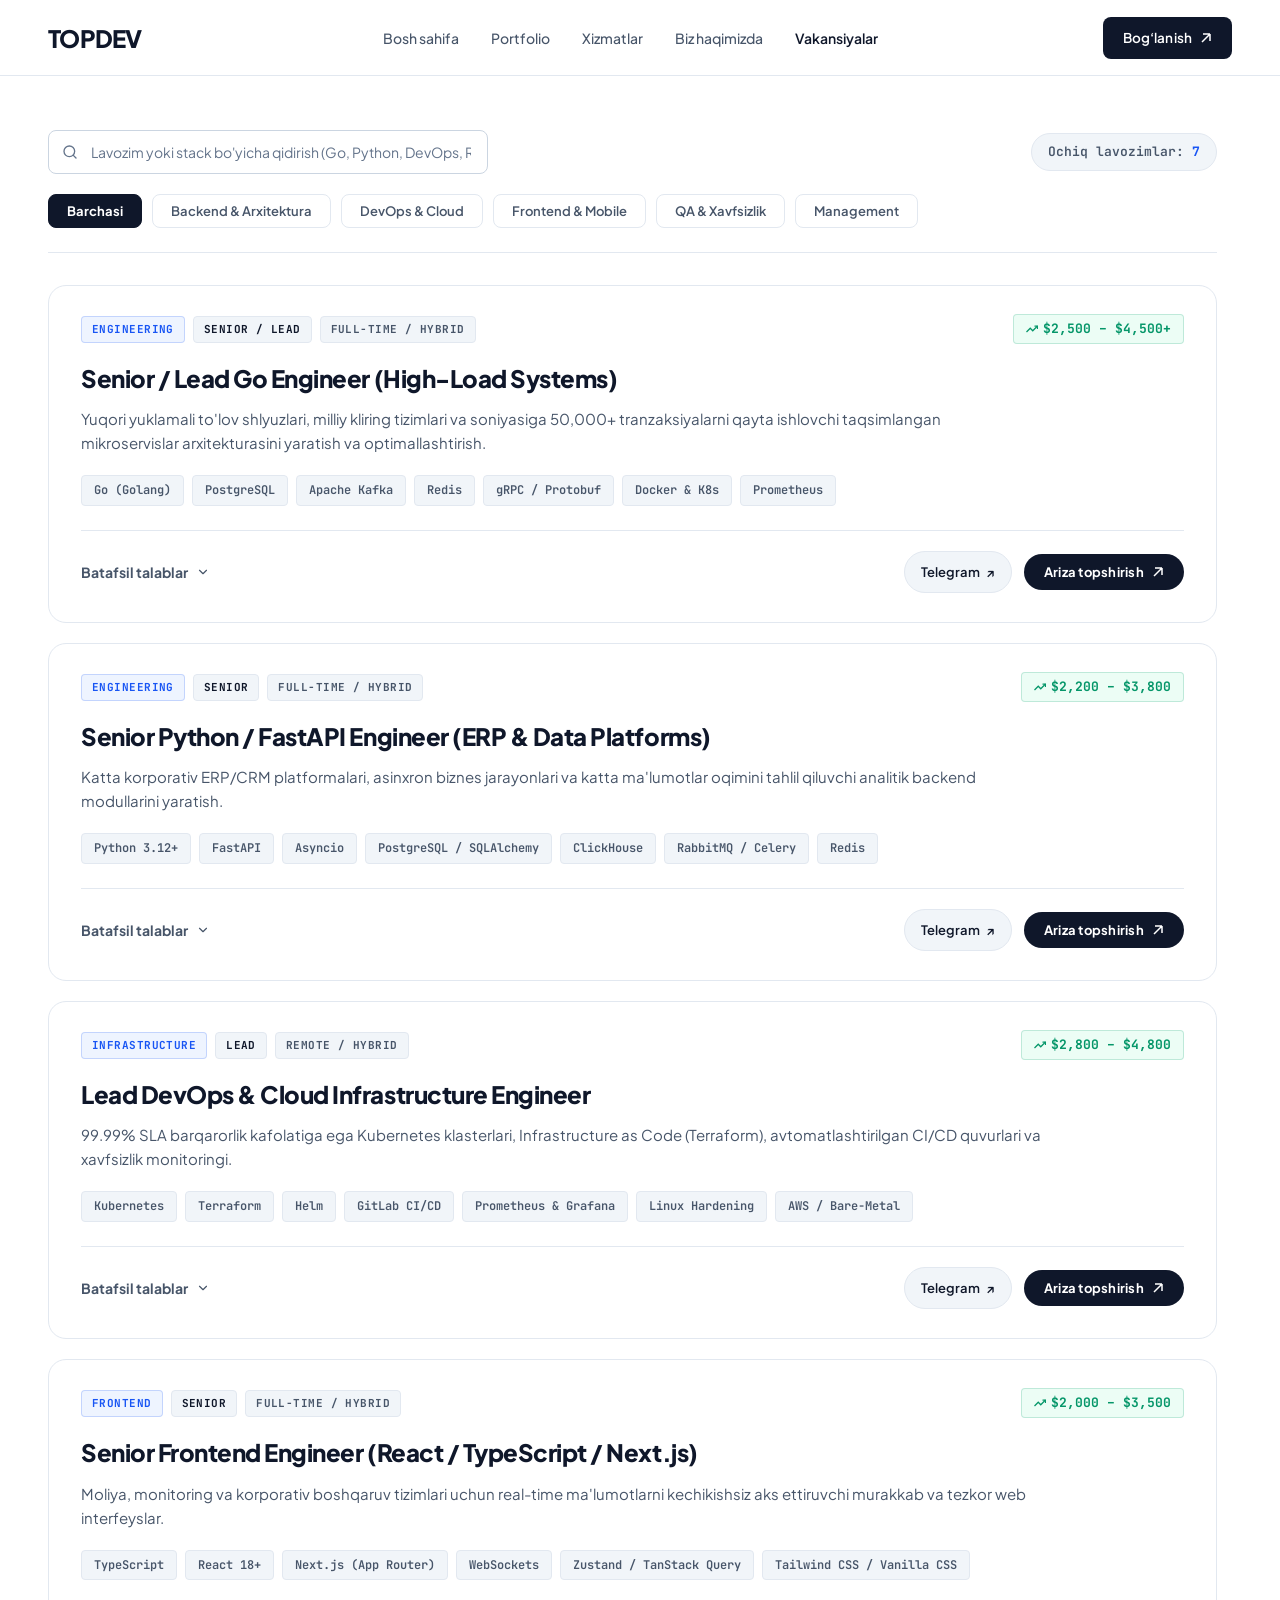
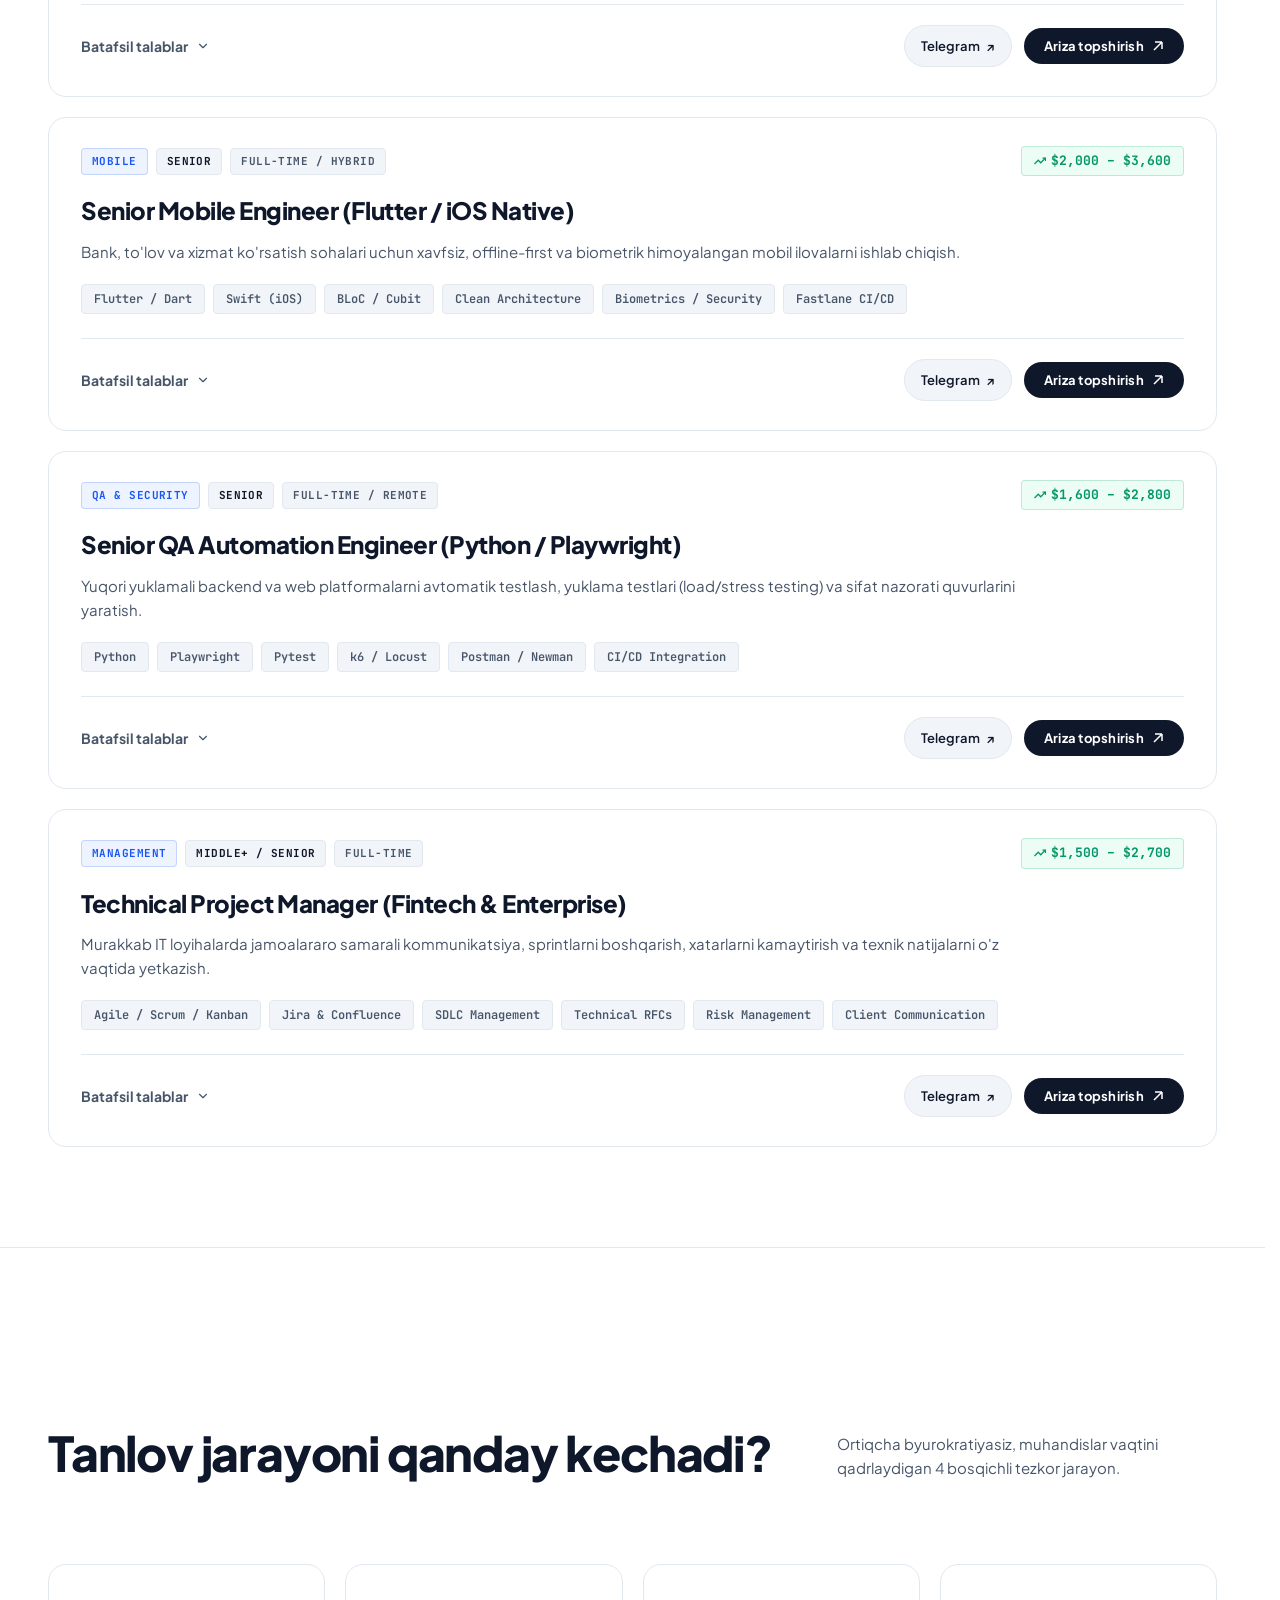
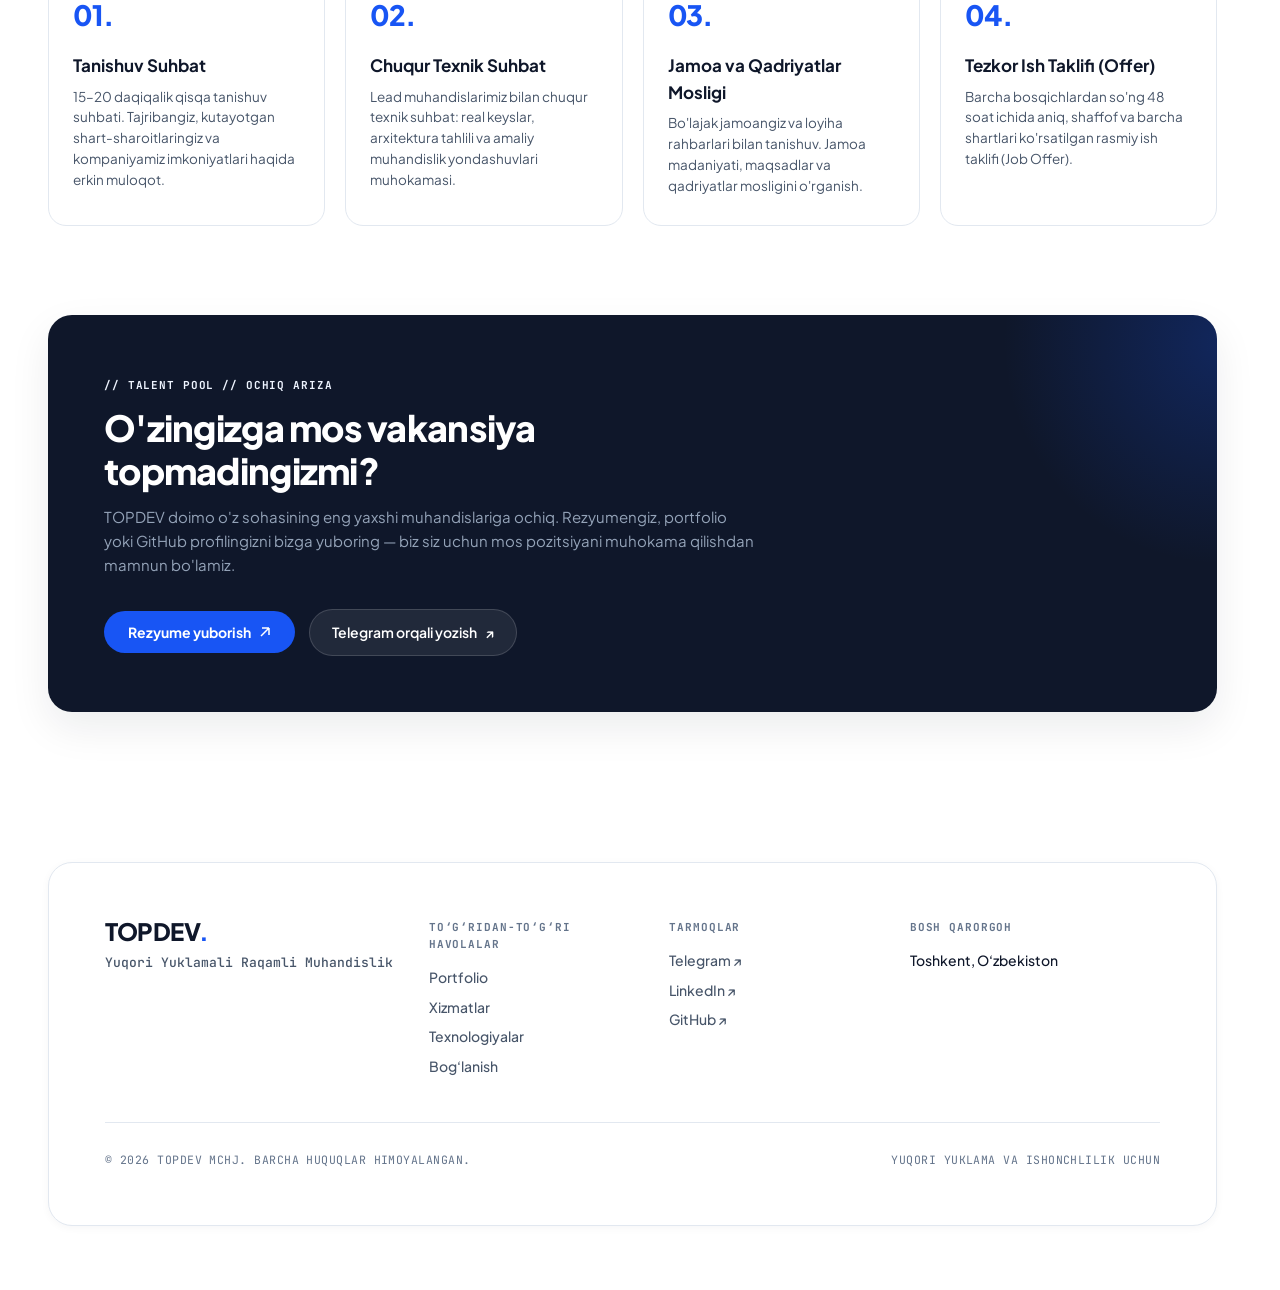
<file: vacancy.html>
<!DOCTYPE html>
<html lang="uz" class="no-js">
<head>
<meta charset="UTF-8">
<meta name="viewport" content="width=device-width, initial-scale=1.0, viewport-fit=cover">
<title>Vakansiyalar — TOPDEV Yuqori Yuklamali IT Muhandislik</title>
<meta name="description" content="TOPDEV ochiq ish o'rinlari: Senior Backend (Go/Python), DevOps, Frontend (React/TS), Mobile (Flutter), QA Automation va Project Management vakansiyalari. Yuqori yuklamali tizimlar muhandisligi jamoasiga qo'shiling.">
<link rel="preconnect" href="https://fonts.googleapis.com">
<link rel="preconnect" href="https://fonts.gstatic.com" crossorigin>
<link href="https://fonts.googleapis.com/css2?family=Plus+Jakarta+Sans:wght@400;500;600;700;800&family=JetBrains+Mono:wght@500;600;700&display=swap" rel="stylesheet">
<link rel="stylesheet" href="css/base.css">
<link rel="stylesheet" href="css/components.css">
<link rel="stylesheet" href="css/vacancy.css">
</head>
<body>
<a href="#top" class="skip-link">Asosiy kontentga o‘tish</a>
<div class="navbar-wrapper" id="navbarWrapper">
<nav class="navbar wrap" id="navbar" aria-label="Asosiy navigatsiya">
<a href="index.html" class="logo-mark">
TOPDEV
</a>
<div class="nav-links">
<a href="index.html" class="nav-link">Bosh sahifa</a>
<a href="portfolio.html" class="nav-link">Portfolio</a>
<a href="service.html" class="nav-link">Xizmatlar</a>
<a href="about.html" class="nav-link">Biz haqimizda</a>
<a href="vacancy.html" class="nav-link active">Vakansiyalar</a>
</div>
<div class="nav-actions">
<a href="consultation.html" class="cta-btn">
<span>Bog‘lanish</span>
<svg width="12" height="12" viewBox="0 0 12 12" fill="none">
<path d="M2 10L10 2M10 2H3M10 2V9" stroke="currentColor" stroke-width="1.5" />
</svg>
</a>
<button type="button" class="nav-burger" id="burgerBtn" aria-label="Navigatsiya menyusini ochish" aria-expanded="false" aria-controls="mobileMenu">
<span></span><span></span><span></span>
</button>
</div>
</nav>
</div>
<div class="mobile-menu" id="mobileMenu" role="dialog" aria-modal="true" aria-label="Sayt navigatsiyasi" aria-hidden="true">
<button type="button" class="mobile-close" id="mobileClose" aria-label="Menyuni yopish"></button>
<a href="index.html">Bosh sahifa</a>
<a href="portfolio.html">Portfolio</a>
<a href="service.html">Xizmatlar</a>
<a href="about.html">Biz haqimizda</a>
<a href="vacancy.html">Vakansiyalar</a>
<a href="consultation.html" style="color: var(--accent);">Bog‘lanish</a>
</div>
<main id="top" tabindex="-1">
<section class="vacancies-container wrap">
<div class="vacancies-controls-bar" data-reveal>
<div class="controls-top-row">
<div class="vacancies-search-wrap">
<div class="vacancies-search-icon" aria-hidden="true">
<svg width="16" height="16" viewBox="0 0 24 24" fill="none" stroke="currentColor" stroke-width="2" stroke-linecap="round" stroke-linejoin="round">
<circle cx="11" cy="11" r="8"></circle>
<line x1="21" y1="21" x2="16.65" y2="16.65"></line>
</svg>
</div>
<input type="text" id="vacancySearchInput" class="vacancies-search-input" placeholder="Lavozim yoki stack bo'yicha qidirish (Go, Python, DevOps, React...)" aria-label="Vakansiyalarni qidirish">
</div>
<div class="vacancies-count-badge">
Ochiq lavozimlar: <span id="vacanciesCount" class="count-num">7</span>
</div>
</div>
<div class="vacancy-filter-chips" role="toolbar" aria-label="Vakansiyalar bo'yicha filtrlar">
<button type="button" class="vacancy-filter-chip active" data-filter="all">Barchasi</button>
<button type="button" class="vacancy-filter-chip" data-filter="backend">Backend &amp; Arxitektura</button>
<button type="button" class="vacancy-filter-chip" data-filter="devops">DevOps &amp; Cloud</button>
<button type="button" class="vacancy-filter-chip" data-filter="frontend-mobile">Frontend &amp; Mobile</button>
<button type="button" class="vacancy-filter-chip" data-filter="qa">QA &amp; Xavfsizlik</button>
<button type="button" class="vacancy-filter-chip" data-filter="management">Management</button>
</div>
</div>
<div class="vacancies-list" id="vacanciesList">
<article class="vacancy-card" data-category="backend" data-reveal>
<div class="vacancy-card-main">
<div class="vacancy-top-meta">
<div class="vacancy-tags-left">
<span class="v-tag v-tag-dept">Engineering</span>
<span class="v-tag v-tag-level">Senior / Lead</span>
<span class="v-tag v-tag-type">Full-time / Hybrid</span>
</div>
<span class="v-tag-salary">
<svg width="12" height="12" viewBox="0 0 24 24" fill="none" stroke="currentColor" stroke-width="2.5">
<polyline points="23 6 13.5 15.5 8.5 10.5 1 18"></polyline>
<polyline points="17 6 23 6 23 12"></polyline>
</svg>
$2,500 – $4,500+
</span>
</div>
<h2 class="vacancy-card-title">Senior / Lead Go Engineer (High-Load Systems)</h2>
<p class="vacancy-card-desc">
Yuqori yuklamali to'lov shlyuzlari, milliy kliring tizimlari va soniyasiga 50,000+ tranzaksiyalarni qayta
ishlovchi taqsimlangan mikroservislar arxitekturasini yaratish va optimallashtirish.
</p>
<div class="vacancy-tech-row">
<span class="tech-pill">Go (Golang)</span>
<span class="tech-pill">PostgreSQL</span>
<span class="tech-pill">Apache Kafka</span>
<span class="tech-pill">Redis</span>
<span class="tech-pill">gRPC / Protobuf</span>
<span class="tech-pill">Docker &amp; K8s</span>
<span class="tech-pill">Prometheus</span>
</div>
<div class="vacancy-action-row">
<button type="button" class="vacancy-details-toggle" aria-expanded="false">
<span class="toggle-text">Batafsil talablar</span>
<svg width="14" height="14" viewBox="0 0 24 24" fill="none" stroke="currentColor" stroke-width="2" stroke-linecap="round" stroke-linejoin="round">
<polyline points="6 9 12 15 18 9"></polyline>
</svg>
</button>
<div class="vacancy-action-buttons">
<a href="https://t.me/topdevadmin" target="_blank" rel="noopener" class="btn-telegram-quick" title="Telegram orqali bog'lanish">
<span>Telegram</span> ↗
</a>
<button type="button" class="btn-apply-direct" data-apply-role="Senior / Lead Go Engineer">
<span>Ariza topshirish</span>
<svg width="12" height="12" viewBox="0 0 12 12" fill="none">
<path d="M2 10L10 2M10 2H3M10 2V9" stroke="currentColor" stroke-width="1.5" />
</svg>
</button>
</div>
</div>
</div>
<div class="vacancy-details-drawer">
<div class="drawer-inner-grid">
<div>
<div class="drawer-col-title">Asosiy Vazifalar</div>
<ul class="drawer-list">
<li>Go tilida yuqori unumdorlikka ega, xavfsiz va ishonchli mikroservislar yadrosini ishlab chiqish.
</li>
<li>PostgreSQL ma'lumotlar bazasida murakkab sharding, replikatsiya va indeks optimallashtirish.</li>
<li>Kafka orqali hodisalarga asoslangan (Event-Driven) asinxron arxitekturani loyihalash.</li>
<li>Koddagi qiyin bottleneck (tor joylar) va xotira boshqaruvini profiling (pprof) qilish.</li>
</ul>
</div>
<div>
<div class="drawer-col-title">Biz Kutayotgan Talablar</div>
<ul class="drawer-list">
<li>Go tilida 4+ yillik amaliy production tajribasi.</li>
<li>Concurrency (goroutines, channels, sync primitives) tamoyillarini mukammal bilish.</li>
<li>Relyatsion MB (PostgreSQL) va NoSQL (Redis, ClickHouse) bilan ishlash malakasi.</li>
<li>Microservices, gRPC, REST, CI/CD va Docker konteynerizatsiyasi bo'yicha kuchli bilim.</li>
</ul>
</div>
<div>
<div class="drawer-col-title">Biz Taklif Qilamiz</div>
<ul class="drawer-list">
<li>Bozor darajasidan yuqori, valyutaga bog'langan barqaror maosh.</li>
<li>Har 6 oyda shaffof texnik ko'rik (grade review) va daromad qayta ko'rib chiqilishi.</li>
<li>Top MacBook Pro va zarur ergonomik uskunalar.</li>
<li>Xalqaro IT sertifikatlar va konferensiyalar to'lovi.</li>
</ul>
</div>
</div>
</div>
</article>
<article class="vacancy-card" data-category="backend" data-reveal>
<div class="vacancy-card-main">
<div class="vacancy-top-meta">
<div class="vacancy-tags-left">
<span class="v-tag v-tag-dept">Engineering</span>
<span class="v-tag v-tag-level">Senior</span>
<span class="v-tag v-tag-type">Full-time / Hybrid</span>
</div>
<span class="v-tag-salary">
<svg width="12" height="12" viewBox="0 0 24 24" fill="none" stroke="currentColor" stroke-width="2.5">
<polyline points="23 6 13.5 15.5 8.5 10.5 1 18"></polyline>
<polyline points="17 6 23 6 23 12"></polyline>
</svg>
$2,200 – $3,800
</span>
</div>
<h2 class="vacancy-card-title">Senior Python / FastAPI Engineer (ERP &amp; Data Platforms)</h2>
<p class="vacancy-card-desc">
Katta korporativ ERP/CRM platformalari, asinxron biznes jarayonlari va katta ma'lumotlar oqimini tahlil
qiluvchi analitik backend modullarini yaratish.
</p>
<div class="vacancy-tech-row">
<span class="tech-pill">Python 3.12+</span>
<span class="tech-pill">FastAPI</span>
<span class="tech-pill">Asyncio</span>
<span class="tech-pill">PostgreSQL / SQLAlchemy</span>
<span class="tech-pill">ClickHouse</span>
<span class="tech-pill">RabbitMQ / Celery</span>
<span class="tech-pill">Redis</span>
</div>
<div class="vacancy-action-row">
<button type="button" class="vacancy-details-toggle" aria-expanded="false">
<span class="toggle-text">Batafsil talablar</span>
<svg width="14" height="14" viewBox="0 0 24 24" fill="none" stroke="currentColor" stroke-width="2" stroke-linecap="round" stroke-linejoin="round">
<polyline points="6 9 12 15 18 9"></polyline>
</svg>
</button>
<div class="vacancy-action-buttons">
<a href="https://t.me/topdevadmin" target="_blank" rel="noopener" class="btn-telegram-quick" title="Telegram orqali bog'lanish">
<span>Telegram</span> ↗
</a>
<button type="button" class="btn-apply-direct" data-apply-role="Senior Python / FastAPI Engineer">
<span>Ariza topshirish</span>
<svg width="12" height="12" viewBox="0 0 12 12" fill="none">
<path d="M2 10L10 2M10 2H3M10 2V9" stroke="currentColor" stroke-width="1.5" />
</svg>
</button>
</div>
</div>
</div>
<div class="vacancy-details-drawer">
<div class="drawer-inner-grid">
<div>
<div class="drawer-col-title">Asosiy Vazifalar</div>
<ul class="drawer-list">
<li>FastAPI va Asyncio asosida keng masshtablanuvchi korporativ backend modullarini ishlab chiqish.
</li>
<li>ClickHouse va PostgreSQL da katta hajmdagi tranzaksion ma'lumotlarni qayta ishlash.</li>
<li>Murakkab tashqi integratsiyalar (bank API lari, billing, soliq tizimlari) barpo etish.</li>
<li>Tizim arxitekturasi uchun texnik hujjatlar (RFC/ADR) tayyorlash.</li>
</ul>
</div>
<div>
<div class="drawer-col-title">Biz Kutayotgan Talablar</div>
<ul class="drawer-list">
<li>Python dasturlash tilida 4+ yillik production tajribasi.</li>
<li>FastAPI, Pydantic v2, SQLAlchemy 2.0 va Asyncio bilan chuqur amaliyot.</li>
<li>Relyatsion va tahliliy ma'lumotlar bazalarini optimallashtirish bilimlari.</li>
<li>Tizim xavfsizligi (OAuth2, JWT, RBAC) va test yozish madaniyati (Pytest).</li>
</ul>
</div>
<div>
<div class="drawer-col-title">Biz Taklif Qilamiz</div>
<ul class="drawer-list">
<li>Raqobatbardosh oylik maosh va muvaffaqiyatli loyihalar uchun yillik bonuslar.</li>
<li>Toshkent markazida qulay ofis yoki gibrid tartib.</li>
<li>Tibbiy sug'urta va sport a'zoligi kompensatsiyasi.</li>
<li>Oliy toifali muhandislar bilan o'sish muhiti.</li>
</ul>
</div>
</div>
</div>
</article>
<article class="vacancy-card" data-category="devops" data-reveal>
<div class="vacancy-card-main">
<div class="vacancy-top-meta">
<div class="vacancy-tags-left">
<span class="v-tag v-tag-dept">Infrastructure</span>
<span class="v-tag v-tag-level">Lead</span>
<span class="v-tag v-tag-type">Remote / Hybrid</span>
</div>
<span class="v-tag-salary">
<svg width="12" height="12" viewBox="0 0 24 24" fill="none" stroke="currentColor" stroke-width="2.5">
<polyline points="23 6 13.5 15.5 8.5 10.5 1 18"></polyline>
<polyline points="17 6 23 6 23 12"></polyline>
</svg>
$2,800 – $4,800
</span>
</div>
<h2 class="vacancy-card-title">Lead DevOps &amp; Cloud Infrastructure Engineer</h2>
<p class="vacancy-card-desc">
99.99% SLA barqarorlik kafolatiga ega Kubernetes klasterlari, Infrastructure as Code (Terraform),
avtomatlashtirilgan CI/CD quvurlari va xavfsizlik monitoringi.
</p>
<div class="vacancy-tech-row">
<span class="tech-pill">Kubernetes</span>
<span class="tech-pill">Terraform</span>
<span class="tech-pill">Helm</span>
<span class="tech-pill">GitLab CI/CD</span>
<span class="tech-pill">Prometheus &amp; Grafana</span>
<span class="tech-pill">Linux Hardening</span>
<span class="tech-pill">AWS / Bare-Metal</span>
</div>
<div class="vacancy-action-row">
<button type="button" class="vacancy-details-toggle" aria-expanded="false">
<span class="toggle-text">Batafsil talablar</span>
<svg width="14" height="14" viewBox="0 0 24 24" fill="none" stroke="currentColor" stroke-width="2" stroke-linecap="round" stroke-linejoin="round">
<polyline points="6 9 12 15 18 9"></polyline>
</svg>
</button>
<div class="vacancy-action-buttons">
<a href="https://t.me/topdevadmin" target="_blank" rel="noopener" class="btn-telegram-quick" title="Telegram orqali bog'lanish">
<span>Telegram</span> ↗
</a>
<button type="button" class="btn-apply-direct" data-apply-role="Lead DevOps & Cloud Engineer">
<span>Ariza topshirish</span>
<svg width="12" height="12" viewBox="0 0 12 12" fill="none">
<path d="M2 10L10 2M10 2H3M10 2V9" stroke="currentColor" stroke-width="1.5" />
</svg>
</button>
</div>
</div>
</div>
<div class="vacancy-details-drawer">
<div class="drawer-inner-grid">
<div>
<div class="drawer-col-title">Asosiy Vazifalar</div>
<ul class="drawer-list">
<li>Production Kubernetes klasterlarini boshqarish, masshtablash va zero-downtime yangilanishlarni
ta'minlash.</li>
<li>Terraform yordamida butun infratuzilmani kod shaklida (IaC) standartlashtirish.</li>
<li>Tezkor va xavfsiz CI/CD (GitLab CI / GitHub Actions) quvurlarini loyihalash.</li>
<li>24/7 monitoring, metrikalar (Prometheus, VictoriaMetrics) va log agregatsiyasi (Loki/ELK).</li>
</ul>
</div>
<div>
<div class="drawer-col-title">Biz Kutayotgan Talablar</div>
<ul class="drawer-list">
<li>DevOps / SRE yo'nalishida 4+ yillik amaliy tajriba.</li>
<li>Kubernetes, Helm va Ingress kontrollerlari bilan professional amaliyot.</li>
<li>Linux OS darajasidagi tarmoq protokollari (TCP/IP, BGP, iptables) va xavfsizlik bilimlari.</li>
<li>Disaster Recovery, backup va High Availability (HA) arxitekturasini loyihalash qobiliyati.</li>
</ul>
</div>
<div>
<div class="drawer-col-title">Biz Taklif Qilamiz</div>
<ul class="drawer-list">
<li>To'liq masofaviy (Remote) yoki qulay gibrid rejimda ishlash imkoniyati.</li>
<li>Yuqori byudjetli server infratuzilmasi va mustaqil texnik qarorlar erkinligi.</li>
<li>Eng yuqori darajadagi barqaror maosh va jamoa yetakchiligi maqomi.</li>
</ul>
</div>
</div>
</div>
</article>
<article class="vacancy-card" data-category="frontend-mobile" data-reveal>
<div class="vacancy-card-main">
<div class="vacancy-top-meta">
<div class="vacancy-tags-left">
<span class="v-tag v-tag-dept">Frontend</span>
<span class="v-tag v-tag-level">Senior</span>
<span class="v-tag v-tag-type">Full-time / Hybrid</span>
</div>
<span class="v-tag-salary">
<svg width="12" height="12" viewBox="0 0 24 24" fill="none" stroke="currentColor" stroke-width="2.5">
<polyline points="23 6 13.5 15.5 8.5 10.5 1 18"></polyline>
<polyline points="17 6 23 6 23 12"></polyline>
</svg>
$2,000 – $3,500
</span>
</div>
<h2 class="vacancy-card-title">Senior Frontend Engineer (React / TypeScript / Next.js)</h2>
<p class="vacancy-card-desc">
Moliya, monitoring va korporativ boshqaruv tizimlari uchun real-time ma'lumotlarni kechikishsiz aks
ettiruvchi murakkab va tezkor web interfeyslar.
</p>
<div class="vacancy-tech-row">
<span class="tech-pill">TypeScript</span>
<span class="tech-pill">React 18+</span>
<span class="tech-pill">Next.js (App Router)</span>
<span class="tech-pill">WebSockets</span>
<span class="tech-pill">Zustand / TanStack Query</span>
<span class="tech-pill">Tailwind CSS / Vanilla CSS</span>
</div>
<div class="vacancy-action-row">
<button type="button" class="vacancy-details-toggle" aria-expanded="false">
<span class="toggle-text">Batafsil talablar</span>
<svg width="14" height="14" viewBox="0 0 24 24" fill="none" stroke="currentColor" stroke-width="2" stroke-linecap="round" stroke-linejoin="round">
<polyline points="6 9 12 15 18 9"></polyline>
</svg>
</button>
<div class="vacancy-action-buttons">
<a href="https://t.me/topdevadmin" target="_blank" rel="noopener" class="btn-telegram-quick" title="Telegram orqali bog'lanish">
<span>Telegram</span> ↗
</a>
<button type="button" class="btn-apply-direct" data-apply-role="Senior Frontend Engineer">
<span>Ariza topshirish</span>
<svg width="12" height="12" viewBox="0 0 12 12" fill="none">
<path d="M2 10L10 2M10 2H3M10 2V9" stroke="currentColor" stroke-width="1.5" />
</svg>
</button>
</div>
</div>
</div>
<div class="vacancy-details-drawer">
<div class="drawer-inner-grid">
<div>
<div class="drawer-col-title">Asosiy Vazifalar</div>
<ul class="drawer-list">
<li>Next.js va TypeScript asosida yuqori unumdorlikdagi web ilovalarni ishlab chiqish.</li>
<li>Real-time grafika va jadvallar (WebSockets, Canvas) yordamida katta ma'lumotlar oqimini
vizualizatsiya qilish.</li>
<li>Kompaniya dizayn tizimi komponentlarini modulli va mustahkam arxitekturada yaratish.</li>
<li>Web Core Vitals (LCP, INP, CLS) ko'rsatkichlarini optimallashtirish.</li>
</ul>
</div>
<div>
<div class="drawer-col-title">Biz Kutayotgan Talablar</div>
<ul class="drawer-list">
<li>TypeScript va zamonaviy React ekotizimida 4+ yillik amaliy tajriba.</li>
<li>Server-Side Rendering (SSR) va Client Rendering nozikliklarini chuqur tushunish.</li>
<li>Qat'iy tipizatsiya, toza kod va test yozish madaniyati (Vitest, React Testing Library).</li>
<li>Murakkab interfeyslar va animatsiyalar bilan ishlash tajribasi.</li>
</ul>
</div>
<div>
<div class="drawer-col-title">Biz Taklif Qilamiz</div>
<ul class="drawer-list">
<li>Raqobatbardosh maosh va muntazam 6 oylik qayta ko'rib chiqish.</li>
<li>Zamonaviy frontend muhandislik amaliyotlari va yangi texnologiyalar erkinligi.</li>
<li>Top uskunalar va professional jamoaviy muhit.</li>
</ul>
</div>
</div>
</div>
</article>
<article class="vacancy-card" data-category="frontend-mobile" data-reveal>
<div class="vacancy-card-main">
<div class="vacancy-top-meta">
<div class="vacancy-tags-left">
<span class="v-tag v-tag-dept">Mobile</span>
<span class="v-tag v-tag-level">Senior</span>
<span class="v-tag v-tag-type">Full-time / Hybrid</span>
</div>
<span class="v-tag-salary">
<svg width="12" height="12" viewBox="0 0 24 24" fill="none" stroke="currentColor" stroke-width="2.5">
<polyline points="23 6 13.5 15.5 8.5 10.5 1 18"></polyline>
<polyline points="17 6 23 6 23 12"></polyline>
</svg>
$2,000 – $3,600
</span>
</div>
<h2 class="vacancy-card-title">Senior Mobile Engineer (Flutter / iOS Native)</h2>
<p class="vacancy-card-desc">
Bank, to'lov va xizmat ko'rsatish sohalari uchun xavfsiz, offline-first va biometrik himoyalangan mobil
ilovalarni ishlab chiqish.
</p>
<div class="vacancy-tech-row">
<span class="tech-pill">Flutter / Dart</span>
<span class="tech-pill">Swift (iOS)</span>
<span class="tech-pill">BLoC / Cubit</span>
<span class="tech-pill">Clean Architecture</span>
<span class="tech-pill">Biometrics / Security</span>
<span class="tech-pill">Fastlane CI/CD</span>
</div>
<div class="vacancy-action-row">
<button type="button" class="vacancy-details-toggle" aria-expanded="false">
<span class="toggle-text">Batafsil talablar</span>
<svg width="14" height="14" viewBox="0 0 24 24" fill="none" stroke="currentColor" stroke-width="2" stroke-linecap="round" stroke-linejoin="round">
<polyline points="6 9 12 15 18 9"></polyline>
</svg>
</button>
<div class="vacancy-action-buttons">
<a href="https://t.me/topdevadmin" target="_blank" rel="noopener" class="btn-telegram-quick" title="Telegram orqali bog'lanish">
<span>Telegram</span> ↗
</a>
<button type="button" class="btn-apply-direct" data-apply-role="Senior Mobile Engineer">
<span>Ariza topshirish</span>
<svg width="12" height="12" viewBox="0 0 12 12" fill="none">
<path d="M2 10L10 2M10 2H3M10 2V9" stroke="currentColor" stroke-width="1.5" />
</svg>
</button>
</div>
</div>
</div>
<div class="vacancy-details-drawer">
<div class="drawer-inner-grid">
<div>
<div class="drawer-col-title">Asosiy Vazifalar</div>
<ul class="drawer-list">
<li>Flutter yordamida yuqori unumdorlikdagi iOS va Android ilovalarini ishlab chiqish.</li>
<li>Native platform modullari (Swift/Kotlin) va tashqi SDK lar bilan integratsiya qilish.</li>
<li>App Store va Google Play ga CI/CD orqali avtomatlashtirilgan reliz jarayonlarini yo'lga qo'yish.
</li>
<li>Xavfsizlik (SSL Pinning, biometrics, secure storage) talablariga to'liq rioya qilish.</li>
</ul>
</div>
<div>
<div class="drawer-col-title">Biz Kutayotgan Talablar</div>
<ul class="drawer-list">
<li>Flutter/Dart sohasida 3.5+ yillik production ilovalar yaratish tajribasi.</li>
<li>BLoC state management va Clean Architecture tamoyillarini mukammal bilish.</li>
<li>Native iOS (Swift) yoki Android (Kotlin) bilan ishlash tajribasi.</li>
<li>App Store va Google Play da nashr etilgan real production ilovalar portfolioga ega bo'lish.</li>
</ul>
</div>
<div>
<div class="drawer-col-title">Biz Taklif Qilamiz</div>
<ul class="drawer-list">
<li>Eng so'nggi sinov smartfonlari va Mac qurilmalari.</li>
<li>Katta fintech va korporativ mobil ekotizimlarda yetakchilik tajribasi.</li>
<li>Raqobatbardosh maosh va moslashuvchan jadval.</li>
</ul>
</div>
</div>
</div>
</article>
<article class="vacancy-card" data-category="qa" data-reveal>
<div class="vacancy-card-main">
<div class="vacancy-top-meta">
<div class="vacancy-tags-left">
<span class="v-tag v-tag-dept">QA &amp; Security</span>
<span class="v-tag v-tag-level">Senior</span>
<span class="v-tag v-tag-type">Full-time / Remote</span>
</div>
<span class="v-tag-salary">
<svg width="12" height="12" viewBox="0 0 24 24" fill="none" stroke="currentColor" stroke-width="2.5">
<polyline points="23 6 13.5 15.5 8.5 10.5 1 18"></polyline>
<polyline points="17 6 23 6 23 12"></polyline>
</svg>
$1,600 – $2,800
</span>
</div>
<h2 class="vacancy-card-title">Senior QA Automation Engineer (Python / Playwright)</h2>
<p class="vacancy-card-desc">
Yuqori yuklamali backend va web platformalarni avtomatik testlash, yuklama testlari (load/stress testing)
va sifat nazorati quvurlarini yaratish.
</p>
<div class="vacancy-tech-row">
<span class="tech-pill">Python</span>
<span class="tech-pill">Playwright</span>
<span class="tech-pill">Pytest</span>
<span class="tech-pill">k6 / Locust</span>
<span class="tech-pill">Postman / Newman</span>
<span class="tech-pill">CI/CD Integration</span>
</div>
<div class="vacancy-action-row">
<button type="button" class="vacancy-details-toggle" aria-expanded="false">
<span class="toggle-text">Batafsil talablar</span>
<svg width="14" height="14" viewBox="0 0 24 24" fill="none" stroke="currentColor" stroke-width="2" stroke-linecap="round" stroke-linejoin="round">
<polyline points="6 9 12 15 18 9"></polyline>
</svg>
</button>
<div class="vacancy-action-buttons">
<a href="https://t.me/topdevadmin" target="_blank" rel="noopener" class="btn-telegram-quick" title="Telegram orqali bog'lanish">
<span>Telegram</span> ↗
</a>
<button type="button" class="btn-apply-direct" data-apply-role="Senior QA Automation Engineer">
<span>Ariza topshirish</span>
<svg width="12" height="12" viewBox="0 0 12 12" fill="none">
<path d="M2 10L10 2M10 2H3M10 2V9" stroke="currentColor" stroke-width="1.5" />
</svg>
</button>
</div>
</div>
</div>
<div class="vacancy-details-drawer">
<div class="drawer-inner-grid">
<div>
<div class="drawer-col-title">Asosiy Vazifalar</div>
<ul class="drawer-list">
<li>E2E, API va integratsion testlarni avtomatlashtirish framework'ini ishlab chiqish.</li>
<li>k6 va Locust yordamida yuqori yuklama (load &amp; stress testing) sinovlarini o'tkazish.</li>
<li>GitLab CI/CD tizimiga avtotestlarni integratsiya qilish va sifat hisobotlarini generatsiya qilish.
</li>
<li>Xavfsizlik sinovlari (OWASP Top 10) bo'yicha tahlillar olib borish.</li>
</ul>
</div>
<div>
<div class="drawer-col-title">Biz Kutayotgan Talablar</div>
<ul class="drawer-list">
<li>QA Automation sohasida 3+ yillik amaliy tajriba.</li>
<li>Python, Pytest va Playwright/Selenium bo'yicha kuchli bilim.</li>
<li>REST va gRPC API larni avtomatlashtirilgan tekshirish tajribasi.</li>
<li>Katta yuklamadagi tizimlarning ishlash chegaralarini aniqlash malakasi.</li>
</ul>
</div>
<div>
<div class="drawer-col-title">Biz Taklif Qilamiz</div>
<ul class="drawer-list">
<li>To'liq masofaviy (remote) ishlash erkinligi.</li>
<li>Shaffof texnik rivojlanish va professional treninglar.</li>
<li>Muntazam oylik maosh va natijalarga asoslangan bonuslar.</li>
</ul>
</div>
</div>
</div>
</article>
<article class="vacancy-card" data-category="management" data-reveal>
<div class="vacancy-card-main">
<div class="vacancy-top-meta">
<div class="vacancy-tags-left">
<span class="v-tag v-tag-dept">Management</span>
<span class="v-tag v-tag-level">Middle+ / Senior</span>
<span class="v-tag v-tag-type">Full-time</span>
</div>
<span class="v-tag-salary">
<svg width="12" height="12" viewBox="0 0 24 24" fill="none" stroke="currentColor" stroke-width="2.5">
<polyline points="23 6 13.5 15.5 8.5 10.5 1 18"></polyline>
<polyline points="17 6 23 6 23 12"></polyline>
</svg>
$1,500 – $2,700
</span>
</div>
<h2 class="vacancy-card-title">Technical Project Manager (Fintech &amp; Enterprise)</h2>
<p class="vacancy-card-desc">
Murakkab IT loyihalarda jamoalararo samarali kommunikatsiya, sprintlarni boshqarish, xatarlarni
kamaytirish va texnik natijalarni o'z vaqtida yetkazish.
</p>
<div class="vacancy-tech-row">
<span class="tech-pill">Agile / Scrum / Kanban</span>
<span class="tech-pill">Jira &amp; Confluence</span>
<span class="tech-pill">SDLC Management</span>
<span class="tech-pill">Technical RFCs</span>
<span class="tech-pill">Risk Management</span>
<span class="tech-pill">Client Communication</span>
</div>
<div class="vacancy-action-row">
<button type="button" class="vacancy-details-toggle" aria-expanded="false">
<span class="toggle-text">Batafsil talablar</span>
<svg width="14" height="14" viewBox="0 0 24 24" fill="none" stroke="currentColor" stroke-width="2" stroke-linecap="round" stroke-linejoin="round">
<polyline points="6 9 12 15 18 9"></polyline>
</svg>
</button>
<div class="vacancy-action-buttons">
<a href="https://t.me/topdevadmin" target="_blank" rel="noopener" class="btn-telegram-quick" title="Telegram orqali bog'lanish">
<span>Telegram</span> ↗
</a>
<button type="button" class="btn-apply-direct" data-apply-role="Technical Project Manager">
<span>Ariza topshirish</span>
<svg width="12" height="12" viewBox="0 0 12 12" fill="none">
<path d="M2 10L10 2M10 2H3M10 2V9" stroke="currentColor" stroke-width="1.5" />
</svg>
</button>
</div>
</div>
</div>
<div class="vacancy-details-drawer">
<div class="drawer-inner-grid">
<div>
<div class="drawer-col-title">Asosiy Vazifalar</div>
<ul class="drawer-list">
<li>Muhandislik jamoalari va buyurtmachi vakillari o'rtasida texnik jarayonlarni muvofiqlashtirish.
</li>
<li>Sprintlar rejasi, muddatlar va resurslarni taqsimlash (Scrum/Kanban).</li>
<li>Xatarlarni (risks) erta aniqlash va ularni bartaraf etish choralarini ko'rish.</li>
<li>Loyiha spetsifikatsiyalari va texnik hujjatlarning to'liqligini nazorat qilish.</li>
</ul>
</div>
<div>
<div class="drawer-col-title">Biz Kutayotgan Talablar</div>
<ul class="drawer-list">
<li>IT sohasida Technical PM yoki Scrum Master sifatida 3+ yillik tajriba.</li>
<li>Dasturiy arxitektura, backend, frontend va MB tamoyillarini texnik darajada tushunish.</li>
<li>Jira, Confluence va Agile metodologiyalarida professional bilim.</li>
<li>Yuqori muzokara, vaqtni boshqarish va yetakchilik ko'nikmalari.</li>
</ul>
</div>
<div>
<div class="drawer-col-title">Biz Taklif Qilamiz</div>
<ul class="drawer-list">
<li>Masshtabli davlat va korporativ loyihalarni boshqarish tajribasi.</li>
<li>Raqobatbardosh oylik maosh va loyiha yakunlari bo'yicha bonuslar.</li>
<li>Zamonaviy ofis va do'stona korporativ muhit.</li>
</ul>
</div>
</div>
</div>
</article>
</div>
<div class="vacancies-empty-state" id="vacanciesEmptyState">
<div class="empty-state-icon">
<svg width="48" height="48" viewBox="0 0 24 24" fill="none" stroke="currentColor" stroke-width="1.5">
<circle cx="11" cy="11" r="8"></circle>
<line x1="21" y1="21" x2="16.65" y2="16.65"></line>
<line x1="8" y1="11" x2="14" y2="11"></line>
</svg>
</div>
<h3 class="empty-state-title">Mos vakansiyalar topilmadi</h3>
<p class="empty-state-desc">
Kiritilgan so'rov yoki tanlangan kategoriya bo'yicha ayni paytda ochiq o'rin yo'q. Qidiruv so'zini o'zgartirib
ko'ring yoki umumiy rezyumengizni yuboring.
</p>
<button type="button" class="btn-apply-direct" data-apply-role="General Engineering Application">
<span>Umumiy rezyume yuborish</span>
</button>
</div>
</section>
<section class="hiring-process-section">
<div class="wrap">
<div class="section-head">
<div>
<h2 class="section-title" data-reveal>Tanlov jarayoni qanday kechadi?</h2>
</div>
<p class="section-note" data-reveal>
Ortiqcha byurokratiyasiz, muhandislar vaqtini qadrlaydigan 4 bosqichli tezkor jarayon.
</p>
</div>
<div class="process-grid">
<div class="process-step-card" data-reveal>
<span class="process-step-num">01.</span>
<h3 class="process-step-title">Tanishuv Suhbat</h3>
<p class="process-step-desc">
15–20 daqiqalik qisqa tanishuv suhbati. Tajribangiz, kutayotgan shart-sharoitlaringiz va kompaniyamiz
imkoniyatlari haqida erkin muloqot.
</p>
</div>
<div class="process-step-card" data-reveal>
<span class="process-step-num">02.</span>
<h3 class="process-step-title">Chuqur Texnik Suhbat</h3>
<p class="process-step-desc">
Lead muhandislarimiz bilan chuqur texnik suhbat: real keyslar, arxitektura tahlili va amaliy muhandislik
yondashuvlari muhokamasi.
</p>
</div>
<div class="process-step-card" data-reveal>
<span class="process-step-num">03.</span>
<h3 class="process-step-title">Jamoa va Qadriyatlar Mosligi</h3>
<p class="process-step-desc">
Bo'lajak jamoangiz va loyiha rahbarlari bilan tanishuv. Jamoa madaniyati, maqsadlar va qadriyatlar
mosligini o'rganish.
</p>
</div>
<div class="process-step-card" data-reveal>
<span class="process-step-num">04.</span>
<h3 class="process-step-title">Tezkor Ish Taklifi (Offer)</h3>
<p class="process-step-desc">
Barcha bosqichlardan so'ng 48 soat ichida aniq, shaffof va barcha shartlari ko'rsatilgan rasmiy ish
taklifi (Job Offer).
</p>
</div>
</div>
</div>
</section>
<section class="talent-pool-wrap wrap">
<div class="talent-pool-card" data-reveal>
<div class="talent-pool-content">
<span class="talent-pool-badge">// TALENT POOL // OCHIQ ARIZA</span>
<h2 class="talent-pool-title">O'zingizga mos vakansiya topmadingizmi?</h2>
<p class="talent-pool-desc">
TOPDEV doimo o'z sohasining eng yaxshi muhandislariga ochiq. Rezyumengiz, portfolio yoki GitHub
profilingizni bizga yuboring — biz siz uchun mos pozitsiyani muhokama qilishdan mamnun bo'lamiz.
</p>
</div>
<div class="talent-pool-actions">
<button type="button" class="btn-talent-email" data-apply-role="General Application (Talent Pool)">
<span>Rezyume yuborish</span>
<svg width="12" height="12" viewBox="0 0 12 12" fill="none">
<path d="M2 10L10 2M10 2H3M10 2V9" stroke="currentColor" stroke-width="1.5" />
</svg>
</button>
<a href="https://t.me/topdevadmin" target="_blank" rel="noopener" class="btn-talent-tg">
<span>Telegram orqali yozish</span> ↗
</a>
</div>
</div>
</section>
</main>
<div class="apply-modal-overlay" id="applyModal" role="dialog" aria-modal="true" aria-labelledby="modalTitle" aria-hidden="true">
<div class="apply-modal-card">
<button type="button" class="modal-close-btn" id="modalCloseBtn" aria-label="Yopish">&times;</button>
<div class="modal-header">
<div class="modal-pretitle">// ARIZA TOPSHIRISH</div>
<h3 class="modal-title" id="modalTitle">Jamoaga qo'shilish</h3>
<p class="modal-subtitle">Qisqa ma'lumotlaringizni qoldiring, HR jamoamiz 24 soat ichida bog'lanadi.</p>
</div>
<form class="modal-form" id="applyForm">
<div class="form-group">
<label for="applyName" class="form-label">Ism va Familiyangiz <span class="required">*</span></label>
<input type="text" id="applyName" name="name" class="form-input" placeholder="Ali Valiyev" required>
</div>
<div class="form-group">
<label for="applyContact" class="form-label">Telegram username yoki Telefon raqam <span class="required">*</span></label>
<input type="text" id="applyContact" name="contact" class="form-input" placeholder="@username yoki +998 90 123 45 67" required>
</div>
<div class="form-group">
<label for="applyRole" class="form-label">Tanlangan lavozim <span class="required">*</span></label>
<select id="applyRole" name="role" class="form-select" required>
<option value="Senior / Lead Go Engineer">Senior / Lead Go Engineer (High-Load Systems)</option>
<option value="Senior Python / FastAPI Engineer">Senior Python / FastAPI Engineer</option>
<option value="Lead DevOps & Cloud Engineer">Lead DevOps &amp; Cloud Infrastructure Engineer</option>
<option value="Senior Frontend Engineer">Senior Frontend Engineer (React/TS)</option>
<option value="Senior Mobile Engineer">Senior Mobile Engineer (Flutter/iOS)</option>
<option value="Senior QA Automation Engineer">Senior QA Automation Engineer</option>
<option value="Technical Project Manager">Technical Project Manager</option>
<option value="General Application (Talent Pool)">Boshqa / Umumiy rezyume (Talent Pool)</option>
</select>
</div>
<div class="form-group">
<label for="applyLinks" class="form-label">Rezyume / LinkedIn / GitHub havolasi <span class="required">*</span></label>
<input type="url" id="applyLinks" name="link" class="form-input" placeholder="https://linkedin.com/in/... yoki Drive link" required>
</div>
<div class="form-group">
<label for="applyNote" class="form-label">Qo'shimcha izoh yoki qisqa xabar (ixtiyoriy)</label>
<textarea id="applyNote" name="note" class="form-textarea" rows="3" placeholder="Tajribangiz yoki qiziqishlaringiz haqida qisqacha..."></textarea>
</div>
<button type="submit" class="form-submit-btn" id="modalSubmitBtn">
<span>Arizani yuborish</span>
<svg width="12" height="12" viewBox="0 0 12 12" fill="none">
<path d="M2 10L10 2M10 2H3M10 2V9" stroke="currentColor" stroke-width="1.5" />
</svg>
</button>
</form>
<div class="modal-success-state" id="modalSuccessState">
<div class="success-icon-wrap">
<svg width="28" height="28" viewBox="0 0 24 24" fill="none" stroke="currentColor" stroke-width="2.5" stroke-linecap="round" stroke-linejoin="round">
<polyline points="20 6 9 17 4 12"></polyline>
</svg>
</div>
<h4 class="success-title">Arizangiz qabul qilindi!</h4>
<p class="success-desc">
Rahmat! Sizning arizangiz TOPDEV muhandislik HR bo'limiga yetib bordi. Biz rezyumengizni ko'rib chiqib, 24
soat ichida Telegram yoki telefon orqali siz bilan bog'lanamiz.
</p>
<button type="button" class="btn-apply-direct" onclick="document.getElementById('applyModal').classList.remove('is-open'); document.documentElement.style.overflow='';">
<span>Tushunarli</span>
</button>
</div>
</div>
</div>
<footer class="minimal-footer wrap">
<div class="footer-minimal-card" data-reveal>
<div class="footer-minimal-middle">
<div class="footer-min-col">
<span class="footer-brand-title">TOPDEV<span class="dot">.</span></span>
<span class="footer-brand-desc">Yuqori Yuklamali Raqamli Muhandislik</span>
</div>
<div class="footer-min-col">
<span class="footer-col-header">TO‘G‘RIDAN-TO‘G‘RI HAVOLALAR</span>
<div class="footer-links-row">
<a href="portfolio.html">Portfolio</a>
<a href="service.html">Xizmatlar</a>
<a href="index.html#stacks">Texnologiyalar</a>
<a href="mailto:info@topdev.uz">Bog‘lanish</a>
</div>
</div>
<div class="footer-min-col">
<span class="footer-col-header">TARMOQLAR</span>
<div class="footer-links-row">
<a href="https://t.me/topdevuz" target="_blank" rel="noopener">Telegram ↗</a>
<a href="https://linkedin.com" target="_blank" rel="noopener">LinkedIn ↗</a>
<a href="https://github.com" target="_blank" rel="noopener">GitHub ↗</a>
</div>
</div>
<div class="footer-min-col">
<span class="footer-col-header">BOSH QARORGOH</span>
<span class="footer-text-muted">Toshkent, O‘zbekiston</span>
</div>
</div>
<div class="footer-minimal-bottom">
<span>© 2026 TOPDEV MCHJ. BARCHA HUQUQLAR HIMOYALANGAN.</span>
<span>YUQORI YUKLAMA VA ISHONCHLILIK UCHUN</span>
</div>
</div>
</footer>
<script src="assets/vendor/gsap.min.js" defer></script>
<script src="assets/vendor/ScrollTrigger.min.js" defer></script>
<script src="js/main.js" defer></script>
<script src="js/vacancy.js" defer></script>
</body>
</html>
</file>
<file: css/base.css>
/* ============================================================
   TOPDEV — GLOBAL BASE CSS & DESIGN SYSTEM TOKENS
   Modern Web Standards, WCAG AA Accessibility & Fluid Spacing
   ============================================================ */

@import url('https://fonts.googleapis.com/css2?family=Plus+Jakarta+Sans:wght@400;500;600;700;800&family=JetBrains+Mono:wght@500;600;700&display=swap');

:root {
  /* --- Typography --- */
  --font-display: 'Plus Jakarta Sans', system-ui, -apple-system, BlinkMacSystemFont, 'Segoe UI', Roboto, sans-serif;
  --font-sans: 'Plus Jakarta Sans', system-ui, -apple-system, BlinkMacSystemFont, 'Segoe UI', Roboto, sans-serif;
  --font-body: var(--font-sans);
  --font-mono: 'JetBrains Mono', ui-monospace, 'SF Mono', Menlo, Monaco, Consolas, monospace;

  /* --- Color Palette (Modern High-Load Tech) --- */
  --bg-primary: #FFFFFF;
  --bg-secondary: #F8FAFC;
  --bg-surface: #FFFFFF;
  --bg-subtle: #F1F5F9;
  --bg-card-dark: #0F172A;
  --bg-dark-surface: #1E293B;

  /* Text Colors (WCAG AA Compliant: >= 4.5:1 on light backgrounds) */
  --text-primary: #0F172A;      /* Contrast on White: 15.6:1 */
  --text-secondary: #475569;    /* Contrast on White: 6.8:1 */
  --text-muted: #64748B;        /* Contrast on White: 4.6:1 */

  /* Text Colors on Dark Backgrounds (#0F172A / #1E293B) */
  --text-dark-primary: #FFFFFF;
  --text-dark-secondary: #CBD5E1; /* Contrast on Dark: 10.5:1 */
  --text-dark-muted: #94A3B8;     /* Contrast on Dark: 5.8:1 */

  /* Border & Dividers */
  --border: #E2E8F0;
  --border-strong: #CBD5E1;
  --card-border: rgba(255, 255, 255, 0.12);
  --card-border-light: #E2E8F0;

  /* Brand Accents */
  --accent: #1855F4;
  --accent-hover: #0E42C8;
  --accent-light: #EEF4FF;
  --accent-glow: rgba(24, 85, 244, 0.25);

  /* Secondary Accent (Emerald / Metric Tag) */
  --success: #059669;
  --success-bg: #ECFDF5;
  --success-border: rgba(5, 150, 105, 0.2);

  /* Primary Action Buttons */
  --dark-btn: #0F172A;
  --dark-btn-hover: #1E293B;

  /* --- Unified Border Radius Scale --- */
  --radius-xs: 4px;
  --radius-sm: 8px;
  --radius-md: 12px;
  --radius-lg: 18px;
  --radius-xl: 24px;
  --radius-full: 9999px;

  /* --- Global Container Max-Width (Normalized across all pages) --- */
  --container-max-width: 1280px;

  /* --- Elevation & Shadows --- */
  --shadow-sm: 0 2px 8px rgba(15, 23, 42, 0.04);
  --shadow-md: 0 6px 20px rgba(15, 23, 42, 0.06);
  --shadow-lg: 0 16px 40px rgba(15, 23, 42, 0.08);
  --shadow-dark: 0 20px 50px rgba(0, 0, 0, 0.35);
}

/* Global Reset */
*,
*::before,
*::after {
  margin: 0;
  padding: 0;
  box-sizing: border-box;
  animation: none !important;
  transition: none !important;
}

::selection {
  background: var(--accent);
  color: #FFFFFF;
}

html {
  background: var(--bg-primary);
  scrollbar-gutter: stable;
  scroll-behavior: auto;
  -webkit-text-size-adjust: 100%;
}

html,
body {
  background: var(--bg-primary);
  color: var(--text-primary);
  font-family: var(--font-body);
  font-feature-settings: "cv02", "cv03", "cv04", "cv11";
  overflow-x: clip;
  -webkit-font-smoothing: antialiased;
  -moz-osx-font-smoothing: grayscale;
  line-height: 1.55;
}

a {
  color: inherit;
  text-decoration: none;
}

img {
  max-width: 100%;
  height: auto;
  display: block;
}

button {
  font-family: inherit;
  background: none;
  border: none;
  color: inherit;
  cursor: pointer;
}

/* Accessibility Focus States */
a:focus-visible,
button:focus-visible,
input:focus-visible,
textarea:focus-visible,
select:focus-visible,
[tabindex]:focus-visible {
  outline: 2px solid var(--accent);
  outline-offset: 3px;
  border-radius: var(--radius-xs);
}

.skip-link {
  position: fixed;
  top: -100px;
  left: 20px;
  z-index: 10001;
  background: var(--dark-btn);
  color: #FFF;
  padding: 12px 20px;
  border-radius: var(--radius-sm);
  font-family: var(--font-mono);
  font-size: 13px;
  font-weight: 600;
}

.skip-link:focus {
  top: 20px;
}

/* Unified Container Wrapper */
.wrap,
.about-wrap {
  width: 100%;
  max-width: var(--container-max-width);
  margin: 0 auto;
  padding-left: clamp(20px, 4vw, 48px);
  padding-right: clamp(20px, 4vw, 48px);
  box-sizing: border-box;
}

.hr {
  border-top: 1px solid var(--border);
}

section {
  position: relative;
}

/* Static Reveals (Instant display without animation) */
[data-reveal],
.reveal,
.is-revealed {
  opacity: 1 !important;
  transform: none !important;
  visibility: visible !important;
}
</file>
<file: css/components.css>
/* ============================================================
   TOPDEV — GLOBAL COMPONENTS (components.css)
   Navbar, Mobile Drawer, Capabilities Bar, Section Headers & Footer
   ============================================================ */

/* Navbar & Header */
.navbar-wrapper {
  position: fixed;
  top: 0;
  left: 0;
  right: 0;
  width: 100%;
  height: 76px;
  z-index: 500;
  background: rgba(255, 255, 255, 0.92);
  backdrop-filter: blur(16px);
  -webkit-backdrop-filter: blur(16px);
  border-bottom: 1px solid var(--border);
  transform: translate3d(0, 0, 0);
  -webkit-transform: translate3d(0, 0, 0);
  backface-visibility: hidden;
  transition: background 0.3s ease, border-color 0.3s ease;
}

.navbar {
  display: flex;
  align-items: center;
  justify-content: space-between;
  height: 76px;
  box-sizing: border-box;
}

.logo-mark {
  font-family: var(--font-display);
  font-weight: 800;
  font-size: 24px;
  line-height: 1;
  letter-spacing: -0.03em;
  color: var(--text-primary);
  display: inline-flex;
  align-items: center;
  gap: 6px;
  min-width: 110px;
  height: 24px;
  flex-shrink: 0;
  user-select: none;
}

.nav-links {
  display: flex;
  align-items: center;
  gap: 32px;
  height: 100%;
}

.nav-link {
  font-size: 14px;
  font-weight: 500;
  line-height: 1;
  color: var(--text-secondary);
  position: relative;
  padding: 8px 0;
  display: inline-flex;
  align-items: center;
  white-space: nowrap;
}

.nav-link:hover,
.nav-link.active {
  color: var(--text-primary);
  font-weight: 600;
}

.nav-actions {
  display: flex;
  align-items: center;
  justify-content: flex-end;
  gap: 16px;
  min-width: 125px;
  flex-shrink: 0;
}

/* Primary CTA Button */
.cta-btn {
  display: inline-flex;
  align-items: center;
  justify-content: center;
  gap: 8px;
  padding: 0 20px;
  min-width: 125px;
  width: auto;
  height: 42px;
  background: var(--dark-btn);
  color: #FFF;
  border-radius: var(--radius-sm);
  font-size: 13.5px;
  font-weight: 600;
  letter-spacing: 0.01em;
  line-height: 1;
  white-space: nowrap;
  box-sizing: border-box;
  flex-shrink: 0;
}

.cta-btn svg {
  flex-shrink: 0;
}

.cta-btn:hover {
  background: var(--dark-btn-hover);
}

.cta-btn.primary-accent {
  background: var(--accent);
}

.cta-btn.primary-accent:hover {
  background: var(--accent-hover);
}

/* Secondary Outline CTA Button */
.cta-btn-outline {
  display: inline-flex;
  align-items: center;
  justify-content: center;
  gap: 8px;
  padding: 0 20px;
  height: 42px;
  background: var(--bg-surface);
  color: var(--text-primary);
  border: 1px solid var(--border-strong);
  border-radius: var(--radius-sm);
  font-size: 13.5px;
  font-weight: 600;
  letter-spacing: 0.01em;
  line-height: 1;
  white-space: nowrap;
  box-sizing: border-box;
  flex-shrink: 0;
}

.cta-btn-outline:hover {
  border-color: var(--text-primary);
  background: var(--bg-subtle);
}

/* Mobile Nav Toggle */
.nav-burger {
  display: none;
  flex-direction: column;
  justify-content: center;
  gap: 6px;
  width: 40px;
  height: 40px;
  padding: 8px;
  flex-shrink: 0;
  border-radius: var(--radius-xs);
}

.nav-burger span {
  height: 2px;
  background: var(--text-primary);
  width: 100%;
  border-radius: 2px;
}

/* Mobile Menu Fullscreen Drawer */
.mobile-menu {
  position: fixed;
  inset: 0;
  background: #FFF;
  z-index: 900;
  display: flex;
  flex-direction: column;
  justify-content: center;
  padding: 0 32px;
  display: none;
}

.mobile-menu.open {
  display: flex;
}

.mobile-menu a {
  font-family: var(--font-display);
  font-weight: 700;
  font-size: clamp(26px, 7vw, 40px);
  text-transform: uppercase;
  letter-spacing: -0.02em;
  color: var(--text-primary);
  padding: 16px 0;
  border-bottom: 1px solid var(--border);
}

.mobile-menu a:hover {
  color: var(--accent);
}

.mobile-close {
  position: absolute;
  top: 24px;
  right: 24px;
  width: 44px;
  height: 44px;
  display: flex;
  align-items: center;
  justify-content: center;
  border-radius: var(--radius-sm);
}

.mobile-close::before,
.mobile-close::after {
  content: '';
  position: absolute;
  width: 24px;
  height: 2px;
  background: var(--text-primary);
}

.mobile-close::before {
  transform: rotate(45deg);
}

.mobile-close::after {
  transform: rotate(-45deg);
}

/* Section Headings */
.section-head {
  padding: clamp(54px, 7vw, 88px) 0 clamp(28px, 3.5vw, 44px);
  display: flex;
  justify-content: space-between;
  align-items: flex-end;
  gap: 24px;
  flex-wrap: wrap;
}

.section-title {
  font-family: var(--font-display);
  font-weight: 800;
  font-size: clamp(28px, 4vw, 48px);
  line-height: 1.12;
  letter-spacing: -0.025em;
  color: var(--text-primary);
  max-width: 800px;
}

.section-note {
  max-width: 380px;
  font-size: 15px;
  color: var(--text-secondary);
  line-height: 1.6;
}

/* Capabilities Bar */
.capabilities-bar {
  height: 60px;
  min-height: 60px;
  border-bottom: 1px solid var(--border);
  background: var(--bg-surface);
  display: flex;
  align-items: center;
  box-sizing: border-box;
}

.capabilities-row {
  display: flex;
  align-items: center;
  justify-content: space-between;
  gap: 16px;
  width: 100%;
}

.cap-item {
  display: inline-flex;
  align-items: center;
  gap: 10px;
  font-family: var(--font-mono);
  font-size: clamp(11.5px, 0.95vw, 13px);
  font-weight: 600;
  letter-spacing: 0.04em;
  text-transform: uppercase;
  color: var(--text-primary);
  white-space: nowrap;
}

.cap-num {
  color: var(--accent);
  font-weight: 700;
  font-size: 11px;
  background: var(--accent-light);
  padding: 3px 8px;
  border-radius: var(--radius-xs);
  line-height: 1;
  display: inline-flex;
  align-items: center;
}

.cap-label {
  color: var(--text-secondary);
  transition: color 0.2s ease;
}

.cap-item:hover .cap-label {
  color: var(--text-primary);
}

.cap-sep {
  width: 1px;
  height: 18px;
  background: var(--border);
  flex-shrink: 0;
}

/* Scroll Reveal Base */
[data-reveal] {
  opacity: 1 !important;
  transform: none !important;
}

/* Footer (Minimalist & Accessible) */
.minimal-footer {
  padding-top: clamp(40px, 6vw, 60px);
  padding-bottom: clamp(40px, 6vw, 64px);
}

.footer-minimal-card {
  background: var(--bg-surface);
  border: 1px solid var(--border);
  border-radius: var(--radius-xl);
  padding: clamp(32px, 4.5vw, 56px);
  box-shadow: var(--shadow-sm);
}

.footer-minimal-middle {
  display: grid;
  grid-template-columns: 1.4fr 1fr 1fr 1.2fr;
  gap: 32px;
  padding-bottom: clamp(32px, 4vw, 44px);
  border-bottom: 1px solid var(--border);
  align-items: flex-start;
}

.footer-min-col {
  display: flex;
  flex-direction: column;
  gap: 10px;
}

.footer-brand-title {
  font-family: var(--font-display);
  font-weight: 800;
  font-size: 24px;
  letter-spacing: -0.02em;
  color: var(--text-primary);
  line-height: 1;
}

.footer-brand-title .dot {
  color: var(--accent);
}

.footer-brand-desc {
  font-size: 13px;
  color: var(--text-secondary);
  font-family: var(--font-mono);
  font-weight: 500;
}

.footer-col-header {
  font-family: var(--font-mono);
  font-size: 11px;
  font-weight: 700;
  letter-spacing: 0.08em;
  color: var(--text-muted);
  margin-bottom: 4px;
  text-transform: uppercase;
}

.footer-links-row {
  display: flex;
  flex-direction: column;
  gap: 8px;
}

.footer-links-row a {
  font-size: 14px;
  color: var(--text-secondary);
  font-weight: 500;
  transition: color 0.2s ease;
  width: fit-content;
}

.footer-links-row a:hover {
  color: var(--accent);
}

.footer-text-muted {
  font-size: 14px;
  color: var(--text-primary);
  font-weight: 500;
}

.footer-minimal-bottom {
  padding-top: clamp(20px, 3vw, 28px);
  display: flex;
  justify-content: space-between;
  align-items: center;
  flex-wrap: wrap;
  gap: 14px;
  font-family: var(--font-mono);
  font-size: 11.5px;
  color: var(--text-muted);
  letter-spacing: 0.04em;
}

/* Responsive Media Queries */
@media (max-width: 1024px) {
  .nav-links {
    display: none;
  }
  .nav-burger {
    display: flex;
  }
  .footer-minimal-middle {
    grid-template-columns: repeat(2, 1fr);
    gap: 28px;
  }
}

@media (max-width: 980px) {
  .capabilities-bar {
    height: auto;
    min-height: auto;
    padding: 16px 0;
  }
  .capabilities-row {
    display: grid;
    grid-template-columns: repeat(2, 1fr);
    gap: 12px 20px;
  }
  .cap-sep {
    display: none;
  }
}

@media (max-width: 720px) {
  .navbar-wrapper,
  .navbar {
    height: 64px;
  }
  .footer-minimal-card {
    padding: 24px 20px;
    border-radius: var(--radius-lg);
  }
  .footer-minimal-middle {
    grid-template-columns: 1fr;
    gap: 24px;
  }
  .footer-minimal-bottom {
    flex-direction: column;
    align-items: flex-start;
    gap: 8px;
  }
}

@media (max-width: 640px) {
  .capabilities-row {
    grid-template-columns: 1fr;
    gap: 10px;
  }
}
</file>
<file: css/consultation.css>
/* ============================================================
   TOPDEV — TECHNICAL CONSULTATION PAGE (consultation.css)
   Interactive Consultation Form, Pill Selectors & Status Cards
   ============================================================ */

.consult-page-wrap {
  padding-top: clamp(110px, 12vw, 140px);
  padding-bottom: clamp(60px, 8vw, 100px);
  background: var(--bg-body);
  min-height: calc(100vh - 200px);
}

.consult-container {
  max-width: 800px;
  margin: 0 auto;
}

.consult-header {
  text-align: center;
  margin-bottom: clamp(24px, 3.5vw, 36px);
}

.consult-badge {
  display: inline-flex;
  align-items: center;
  gap: 6px;
  font-family: var(--font-mono);
  font-size: 11.5px;
  font-weight: 700;
  text-transform: uppercase;
  letter-spacing: 0.06em;
  color: var(--accent);
  background: var(--accent-light);
  padding: 6px 14px;
  border-radius: var(--radius-full);
  margin-bottom: 14px;
}

.consult-title {
  font-family: var(--font-display);
  font-size: clamp(28px, 4vw, 42px);
  font-weight: 800;
  letter-spacing: -0.025em;
  color: var(--text-primary);
  line-height: 1.15;
  margin-bottom: 10px;
}

.consult-subtitle {
  font-size: clamp(14.5px, 1.2vw, 16px);
  color: var(--text-secondary);
  max-width: 580px;
  margin: 0 auto;
  line-height: 1.55;
}

.consult-card {
  background: #FFF;
  border: 1px solid var(--border);
  border-radius: var(--radius-xl);
  box-shadow: var(--shadow-sm);
  padding: clamp(24px, 4vw, 40px);
  transition: border-color 0.2s ease;
}

.consult-form {
  display: flex;
  flex-direction: column;
  gap: 28px;
}

.form-group {
  display: flex;
  flex-direction: column;
  gap: 10px;
}

.form-label {
  font-size: 13px;
  font-weight: 700;
  color: var(--text-primary);
  letter-spacing: -0.01em;
  display: flex;
  align-items: center;
  justify-content: space-between;
}

.form-label .req {
  color: #DC2626;
  margin-left: 2px;
}

.form-label .hint {
  font-size: 12px;
  font-weight: 400;
  color: var(--text-muted);
}

.pills-grid {
  display: grid;
  grid-template-columns: repeat(3, 1fr);
  gap: 10px;
}

.pill-choice {
  display: flex;
  align-items: center;
  justify-content: center;
  text-align: center;
  padding: 12px 14px;
  min-height: 48px;
  background: #FFF;
  border: 1.5px solid var(--border);
  border-radius: var(--radius-sm);
  font-size: 13px;
  font-weight: 600;
  color: var(--text-secondary);
  cursor: pointer;
  user-select: none;
  touch-action: manipulation;
}

.pill-choice:hover {
  border-color: var(--border-strong);
  background: var(--bg-surface);
  color: var(--text-primary);
}

.pill-choice.active {
  border-color: var(--dark-btn);
  background: var(--dark-btn);
  color: #FFF;
}

.format-segmented {
  display: grid;
  grid-template-columns: repeat(3, 1fr);
  gap: 6px;
  background: var(--bg-surface);
  padding: 5px;
  border-radius: var(--radius-md);
}

.format-btn {
  padding: 10px 12px;
  min-height: 44px;
  background: transparent;
  border: none;
  border-radius: var(--radius-sm);
  font-size: 13px;
  font-weight: 600;
  color: var(--text-secondary);
  cursor: pointer;
  transition: all 0.2s ease;
  display: flex;
  align-items: center;
  justify-content: center;
  text-align: center;
}

.format-btn:hover {
  color: var(--text-primary);
}

.format-btn.active {
  background: #FFF;
  color: var(--text-primary);
  box-shadow: 0 2px 6px rgba(15, 23, 42, 0.08);
}

.inputs-row {
  display: grid;
  grid-template-columns: 1fr 1fr;
  gap: 16px;
}

.input-field-wrap {
  display: flex;
  flex-direction: column;
  gap: 8px;
}

.input-field-wrap.full-width {
  grid-column: 1 / -1;
}

.form-input,
.form-textarea {
  width: 100%;
  padding: 13px 16px;
  min-height: 48px;
  background: #FFF;
  border: 1.5px solid var(--border);
  border-radius: var(--radius-sm);
  font-size: 14px;
  font-family: inherit;
  color: var(--text-primary);
  outline: none;
  transition: border-color 0.2s ease, box-shadow 0.2s ease, background 0.2s ease;
}

.form-input::placeholder,
.form-textarea::placeholder {
  color: #94A3B8;
  font-size: 13.5px;
}

.form-input:hover,
.form-textarea:hover {
  border-color: var(--border-strong);
}

.form-input:focus,
.form-textarea:focus {
  border-color: var(--accent);
  background: #FFF;
  box-shadow: 0 0 0 3.5px var(--accent-glow);
}

.form-textarea {
  min-height: 96px;
  resize: vertical;
  line-height: 1.5;
}

.submit-wrap {
  display: flex;
  flex-direction: column;
  gap: 14px;
  margin-top: 4px;
}

.submit-btn {
  width: 100%;
  min-height: 52px;
  padding: 14px 24px;
  background: var(--dark-btn);
  color: #FFF;
  border: none;
  border-radius: var(--radius-sm);
  font-size: 14.5px;
  font-weight: 700;
  letter-spacing: 0.01em;
  cursor: pointer;
  display: flex;
  align-items: center;
  justify-content: center;
  gap: 8px;
}

.submit-btn:hover {
  background: var(--accent);
}

.submit-btn:disabled {
  opacity: 0.65;
  cursor: not-allowed;
}

.trust-strip {
  display: flex;
  align-items: center;
  justify-content: center;
  gap: 20px;
  flex-wrap: wrap;
  padding-top: 6px;
}

.trust-item {
  font-size: 12.5px;
  color: var(--text-muted);
  display: inline-flex;
  align-items: center;
  gap: 6px;
}

.trust-item::before {
  content: '•';
  color: var(--accent);
  font-weight: bold;
}

.trust-item:first-child::before {
  display: none;
}

.quick-direct-box {
  margin-top: 24px;
  padding: 16px 20px;
  background: var(--bg-surface);
  border-radius: var(--radius-md);
  display: flex;
  align-items: center;
  justify-content: space-between;
  gap: 16px;
  flex-wrap: wrap;
}

.quick-direct-text {
  font-size: 13px;
  color: var(--text-secondary);
}

.quick-direct-text strong {
  color: var(--text-primary);
}

.quick-direct-link {
  font-family: var(--font-mono);
  font-size: 12.5px;
  font-weight: 700;
  color: var(--accent);
  display: inline-flex;
  align-items: center;
  gap: 4px;
}

.quick-direct-link:hover {
  color: var(--accent-hover);
  text-decoration: underline;
}

.success-state-card {
  display: none;
  text-align: center;
  padding: clamp(32px, 6vw, 48px) clamp(16px, 4vw, 32px);
}

.success-state-card.is-visible {
  display: block;
}

.success-badge {
  display: inline-flex;
  align-items: center;
  justify-content: center;
  font-family: var(--font-mono);
  font-size: 12px;
  font-weight: 700;
  color: #059669;
  background: #DCFCE7;
  padding: 6px 14px;
  border-radius: var(--radius-full);
  margin-bottom: 16px;
}

.success-title {
  font-family: var(--font-display);
  font-size: clamp(22px, 3vw, 28px);
  font-weight: 800;
  color: var(--text-primary);
  letter-spacing: -0.02em;
  margin-bottom: 12px;
}

.success-desc {
  font-size: 15px;
  color: var(--text-secondary);
  line-height: 1.6;
  max-width: 500px;
  margin: 0 auto 24px auto;
}

.success-actions {
  display: flex;
  align-items: center;
  justify-content: center;
  gap: 12px;
  flex-wrap: wrap;
}

.btn-secondary {
  display: inline-flex;
  align-items: center;
  justify-content: center;
  padding: 12px 20px;
  border: 1.5px solid var(--border);
  background: #FFF;
  color: var(--text-primary);
  border-radius: var(--radius-sm);
  font-size: 13.5px;
  font-weight: 600;
  transition: all 0.2s ease;
}

.btn-secondary:hover {
  border-color: var(--text-primary);
  background: var(--bg-surface);
}

@media (max-width: 768px) {
  .pills-grid { grid-template-columns: repeat(2, 1fr); }
  .format-segmented { grid-template-columns: 1fr; }
  .inputs-row { grid-template-columns: 1fr; }
  .quick-direct-box { flex-direction: column; align-items: flex-start; }
}

@media (max-width: 480px) {
  .pills-grid { grid-template-columns: 1fr; }
  .trust-strip { flex-direction: column; gap: 8px; }
  .trust-item::before { display: none; }
}
</file>
<file: css/portfolio.css>
/* ============================================================
   TOPDEV — PORTFOLIO PAGE STYLES (portfolio.css)
   Hero Header, Stacking Project Cards, Case Study Modal & CTA Banner
   ============================================================ */

.portfolio-hero {
  padding-top: clamp(110px, 12vh, 140px);
  padding-bottom: 24px;
  text-align: left;
}

.portfolio-hero-head {
  margin-bottom: 28px;
}

.portfolio-badge {
  display: inline-block;
  font-family: var(--font-mono);
  font-size: 11.5px;
  font-weight: 700;
  letter-spacing: 0.08em;
  color: var(--accent);
  margin-bottom: 12px;
}

.portfolio-page-title {
  font-family: var(--font-display);
  font-weight: 800;
  font-size: clamp(32px, 4.5vw, 54px);
  line-height: 1.1;
  letter-spacing: -0.03em;
  color: var(--text-primary);
  margin-bottom: 14px;
}

.hero-desc {
  font-size: clamp(15.5px, 1.3vw, 18px);
  color: var(--text-secondary);
  max-width: 720px;
  line-height: 1.6;
  font-weight: 400;
}

.filter-bar {
  display: flex;
  flex-wrap: wrap;
  gap: 10px;
  padding-top: 16px;
  border-top: 1px solid var(--border);
}

.filter-btn {
  font-family: var(--font-mono);
  font-size: 12.5px;
  font-weight: 600;
  color: var(--text-secondary);
  background: var(--bg-surface);
  border: 1px solid var(--border);
  padding: 8px 16px;
  border-radius: var(--radius-full);
  display: inline-flex;
  align-items: center;
  gap: 6px;
  cursor: pointer;
  user-select: none;
}

.filter-btn:hover {
  border-color: var(--text-primary);
  color: var(--text-primary);
}

.filter-btn.active {
  background: var(--dark-btn);
  color: #FFF;
  border-color: var(--dark-btn);
  font-weight: 700;
}

.filter-count {
  font-size: 11px;
  opacity: 0.85;
  padding: 1px 6px;
  border-radius: var(--radius-full);
  background: rgba(255, 255, 255, 0.2);
}

.filter-btn:not(.active) .filter-count {
  background: rgba(15, 23, 42, 0.08);
}

/* Stacking Project Cards Container */
.portfolio-stack-container {
  position: relative;
  padding-top: 24px;
  padding-bottom: 120px;
  display: flex;
  flex-direction: column;
  gap: clamp(80px, 14vh, 160px);
}

.portfolio-stack-container .stack-card-item {
  position: sticky;
  top: var(--stack-top, 96px);
  width: 100%;
  height: clamp(480px, 54vh, 520px);
  background: var(--bg-card-dark);
  color: #FFF;
  border-radius: var(--radius-xl);
  border: 1px solid var(--card-border);
  box-shadow: 0 -15px 35px rgba(0, 0, 0, 0.35), 0 25px 60px rgba(15, 23, 42, 0.3);
  overflow: hidden;
  padding: clamp(24px, 2.8vw, 36px);
  transform-origin: center top;
  will-change: transform;
  display: flex;
  flex-direction: column;
  transition: opacity 0.25s ease, border-color 0.2s ease;
}

.stack-card-item.theme-dark {
  background: #0F172A;
  border-color: rgba(255, 255, 255, 0.12);
}

.stack-card-item.theme-blue {
  background: #1855F4;
  border-color: rgba(255, 255, 255, 0.25);
  box-shadow: 0 -15px 35px rgba(24, 85, 244, 0.25), 0 25px 60px rgba(0, 0, 0, 0.3);
}

.stack-card-item.theme-white {
  background: #FFFFFF;
  color: var(--text-primary);
  border: 1px solid var(--border);
  box-shadow: 0 -10px 30px rgba(0, 0, 0, 0.06), 0 20px 50px rgba(15, 23, 42, 0.12);
}

.stack-card-item.theme-white .title-white {
  color: var(--text-primary);
}

.stack-card-item.theme-white .title-grey {
  color: var(--text-secondary);
}

.stack-card-item.theme-white .card-desc-text {
  color: var(--text-secondary);
}

.stack-card-item.theme-white .capsule-tag {
  background: var(--bg-subtle);
  border-color: var(--border);
  color: var(--text-primary);
}

.stack-card-item.theme-white .spec-num {
  color: var(--text-primary);
}

.stack-card-item.theme-white .spec-lbl {
  color: var(--text-muted);
}

.stack-card-item.theme-white .card-bottom-bar {
  border-top-color: var(--border);
}

.stack-card-item.theme-white .card-action-btn {
  background: var(--dark-btn);
  color: #FFF;
}

.stack-card-item.theme-white .card-action-btn:hover {
  background: var(--accent);
}

.stack-card-item.theme-gray {
  background: #F8FAFC;
  color: var(--text-primary);
  border: 1px solid var(--border);
  box-shadow: 0 -10px 30px rgba(0, 0, 0, 0.06), 0 20px 50px rgba(15, 23, 42, 0.1);
}

.stack-card-item.theme-gray .title-white {
  color: var(--text-primary);
}

.stack-card-item.theme-gray .title-grey {
  color: var(--text-secondary);
}

.stack-card-item.theme-gray .card-desc-text {
  color: var(--text-secondary);
}

.stack-card-item.theme-gray .capsule-tag {
  background: #FFF;
  border-color: var(--border);
  color: var(--text-primary);
}

.stack-card-item.theme-gray .spec-num {
  color: var(--text-primary);
}

.stack-card-item.theme-gray .spec-lbl {
  color: var(--text-muted);
}

.stack-card-item.theme-gray .card-bottom-bar {
  border-top-color: var(--border);
}

.stack-card-item.theme-gray .card-action-btn {
  background: var(--dark-btn);
  color: #FFF;
}

.stack-card-item.theme-gray .card-action-btn:hover {
  background: var(--accent);
}

.stack-card-item.is-hidden {
  display: none !important;
}

.portfolio-stack-container .stack-card-grid {
  display: grid;
  grid-template-columns: 1fr 1.15fr;
  gap: clamp(24px, 3vw, 40px);
  align-items: stretch;
  height: 100%;
}

.card-info-col {
  display: flex;
  flex-direction: column;
  justify-content: space-between;
  height: 100%;
  padding-right: 8px;
}

.card-header-area {
  display: flex;
  flex-direction: column;
  gap: 12px;
}

.card-two-tone-title {
  font-family: var(--font-display);
  font-size: clamp(24px, 2.6vw, 36px);
  font-weight: 800;
  letter-spacing: -0.035em;
  line-height: 1.1;
  margin: 0;
}

.title-white {
  display: block;
  color: #FFF;
}

.title-grey {
  display: block;
  color: #94A3B8;
  font-weight: 600;
}

.card-tags-row {
  display: flex;
  flex-wrap: wrap;
  gap: 6px;
  margin: 0;
}

.capsule-tag {
  font-family: var(--font-mono);
  font-size: 11px;
  font-weight: 600;
  color: #E2E8F0;
  background: rgba(255, 255, 255, 0.08);
  border: 1px solid rgba(255, 255, 255, 0.14);
  padding: 4px 11px;
  border-radius: var(--radius-full);
  letter-spacing: 0.02em;
  white-space: nowrap;
  transition: background 0.2s, border-color 0.2s;
}

.capsule-tag.accent-pill {
  background: rgba(24, 85, 244, 0.25);
  border-color: rgba(24, 85, 244, 0.5);
  color: #93C5FD;
  font-weight: 700;
}

.card-desc-row {
  display: flex;
  align-items: flex-start;
  gap: 10px;
  margin: 0;
}

.star-icon {
  flex-shrink: 0;
  width: 18px;
  height: 18px;
  color: var(--accent);
  margin-top: 2px;
}

.card-desc-text {
  font-size: clamp(13px, 1.05vw, 14.5px);
  line-height: 1.55;
  color: #CBD5E1;
  font-weight: 400;
  display: -webkit-box;
  -webkit-line-clamp: 3;
  -webkit-box-orient: vertical;
  overflow: hidden;
}

.card-media-col {
  position: relative;
  width: 100%;
  height: 100%;
  display: flex;
  align-items: stretch;
}

.card-media-showcase {
  position: relative;
  width: 100%;
  height: 100%;
  border-radius: var(--radius-lg);
  overflow: hidden;
  background: #020617;
  border: 1px solid rgba(255, 255, 255, 0.15);
  box-shadow: 0 16px 36px rgba(0, 0, 0, 0.4);
  display: flex;
  align-items: center;
  justify-content: center;
}

.card-media-showcase img {
  width: 100%;
  height: 100%;
  object-fit: cover;
  object-position: center top;
  display: block;
  background: #020617;
}

.card-bottom-bar {
  display: flex;
  flex-wrap: wrap;
  align-items: center;
  justify-content: space-between;
  gap: 14px;
  padding-top: 14px;
  border-top: 1px solid rgba(255, 255, 255, 0.1);
  margin-top: auto;
}

.specs-grid {
  display: flex;
  flex-wrap: wrap;
  align-items: center;
  gap: 18px;
}

.spec-unit {
  display: flex;
  flex-direction: column;
  gap: 1px;
}

.spec-num {
  font-family: var(--font-display);
  font-size: clamp(15px, 1.4vw, 19px);
  font-weight: 800;
  color: #FFF;
  letter-spacing: -0.02em;
}

.spec-lbl {
  font-family: var(--font-mono);
  font-size: 10px;
  font-weight: 600;
  color: #94A3B8;
  text-transform: uppercase;
  letter-spacing: 0.05em;
}

.card-action-btn {
  display: inline-flex;
  align-items: center;
  gap: 8px;
  background: #FFF;
  color: var(--text-primary);
  font-family: var(--font-mono);
  font-size: 12px;
  font-weight: 700;
  padding: 10px 18px;
  border-radius: var(--radius-full);
  letter-spacing: 0.02em;
  box-shadow: 0 4px 14px rgba(0, 0, 0, 0.2);
  white-space: nowrap;
}

.card-action-btn:hover {
  background: var(--accent);
  color: #FFF;
}

/* Technical Case Study Modal Dialog */
.case-modal-overlay {
  position: fixed;
  inset: 0;
  z-index: 10000;
  background: rgba(15, 23, 42, 0.7);
  display: flex;
  align-items: center;
  justify-content: center;
  padding: 20px;
  display: none;
}

.case-modal-overlay.is-open {
  display: flex;
}

.case-modal-card {
  background: #0F172A;
  color: #FFF;
  border: 1px solid rgba(255, 255, 255, 0.15);
  border-radius: var(--radius-xl);
  width: 100%;
  max-width: 680px;
  max-height: 90vh;
  overflow-y: auto;
  padding: clamp(24px, 4vw, 40px);
  position: relative;
  box-shadow: var(--shadow-dark);
}

.case-modal-close {
  position: absolute;
  top: 20px;
  right: 20px;
  width: 36px;
  height: 36px;
  border-radius: 50%;
  background: rgba(255, 255, 255, 0.08);
  border: 1px solid rgba(255, 255, 255, 0.15);
  display: flex;
  align-items: center;
  justify-content: center;
  color: #FFF;
  font-size: 22px;
  line-height: 1;
  cursor: pointer;
  transition: all 0.2s ease;
}

.case-modal-close:hover {
  background: var(--accent);
}

.case-modal-header {
  margin-bottom: 24px;
  padding-bottom: 18px;
  border-bottom: 1px solid rgba(255, 255, 255, 0.1);
}

.case-modal-badge {
  font-family: var(--font-mono);
  font-size: 11px;
  font-weight: 700;
  color: var(--accent-light);
  background: rgba(24, 85, 244, 0.25);
  padding: 4px 10px;
  border-radius: var(--radius-xs);
  display: inline-block;
  margin-bottom: 10px;
}

.case-modal-title {
  font-family: var(--font-display);
  font-size: clamp(24px, 3vw, 32px);
  font-weight: 800;
  letter-spacing: -0.02em;
  margin-bottom: 8px;
}

.case-modal-subtitle {
  font-size: 14.5px;
  color: var(--text-dark-muted);
  line-height: 1.55;
}

.case-modal-body {
  display: flex;
  flex-direction: column;
  gap: 20px;
  margin-bottom: 28px;
}

.case-modal-metrics {
  display: grid;
  grid-template-columns: repeat(3, 1fr);
  gap: 12px;
  background: rgba(255, 255, 255, 0.04);
  border: 1px solid rgba(255, 255, 255, 0.08);
  border-radius: var(--radius-md);
  padding: 14px 16px;
}

.case-metric-box {
  display: flex;
  flex-direction: column;
  gap: 2px;
}

.case-metric-val {
  font-family: var(--font-display);
  font-size: 18px;
  font-weight: 800;
  color: #FFF;
}

.case-metric-lbl {
  font-family: var(--font-mono);
  font-size: 10px;
  color: var(--text-dark-muted);
  text-transform: uppercase;
}

.case-modal-section {
  display: flex;
  flex-direction: column;
  gap: 6px;
}

.case-sec-title {
  font-family: var(--font-mono);
  font-size: 12px;
  font-weight: 700;
  text-transform: uppercase;
  color: var(--accent);
  letter-spacing: 0.05em;
}

.case-sec-text {
  font-size: 14px;
  color: var(--text-dark-secondary);
  line-height: 1.6;
}

.case-tech-pills {
  display: flex;
  flex-wrap: wrap;
  gap: 8px;
  margin-top: 4px;
}

.case-tech-pills span {
  font-family: var(--font-mono);
  font-size: 11.5px;
  font-weight: 600;
  background: rgba(255, 255, 255, 0.08);
  border: 1px solid rgba(255, 255, 255, 0.14);
  padding: 4px 10px;
  border-radius: var(--radius-xs);
  color: #FFF;
}

.case-modal-footer {
  display: flex;
  justify-content: flex-end;
  padding-top: 18px;
  border-top: 1px solid rgba(255, 255, 255, 0.1);
}

.case-modal-footer .cta-btn {
  width: 100%;
  height: 46px;
}

/* Portfolio CTA Banner */
.portfolio-cta-banner {
  margin-bottom: 80px;
}

.cta-banner-card {
  background: #0F172A;
  color: #FFF;
  border-radius: var(--radius-xl);
  padding: clamp(36px, 5vw, 64px);
  display: flex;
  flex-direction: column;
  align-items: center;
  text-align: center;
  border: 1px solid rgba(255, 255, 255, 0.1);
  box-shadow: var(--shadow-lg);
  position: relative;
  overflow: hidden;
}

.cta-banner-card::before {
  content: '';
  position: absolute;
  top: -50%;
  left: 50%;
  transform: translateX(-50%);
  width: 600px;
  height: 300px;
  background: radial-gradient(circle, rgba(24, 85, 244, 0.25) 0%, transparent 70%);
  pointer-events: none;
}

.cta-banner-title {
  font-family: var(--font-display);
  font-size: clamp(28px, 3.8vw, 48px);
  font-weight: 800;
  letter-spacing: -0.03em;
  line-height: 1.15;
  margin-bottom: 16px;
}

.cta-banner-sub {
  font-size: clamp(15px, 1.2vw, 18px);
  color: var(--text-dark-muted);
  max-width: 580px;
  margin-bottom: 32px;
}

.cta-banner-buttons {
  display: flex;
  flex-wrap: wrap;
  gap: 14px;
  justify-content: center;
}

.cta-primary-link {
  display: inline-flex;
  align-items: center;
  gap: 8px;
  background: var(--accent);
  color: #FFF;
  font-family: var(--font-mono);
  font-size: 13.5px;
  font-weight: 700;
  padding: 13px 28px;
  border-radius: var(--radius-full);
}

.cta-primary-link:hover {
  background: var(--accent-hover);
}

.cta-secondary-link {
  display: inline-flex;
  align-items: center;
  gap: 8px;
  background: rgba(255, 255, 255, 0.08);
  color: #FFF;
  border: 1px solid rgba(255, 255, 255, 0.15);
  font-family: var(--font-mono);
  font-size: 13.5px;
  font-weight: 600;
  padding: 13px 26px;
  border-radius: var(--radius-full);
  transition: all 0.2s ease;
}

.cta-secondary-link:hover {
  background: rgba(255, 255, 255, 0.15);
  border-color: #FFF;
}

/* Fallback for smaller screen heights */
@media (max-height: 820px) and (min-width: 981px) {
  .portfolio-stack-container {
    gap: 32px;
    padding-bottom: 60px;
  }
  .portfolio-stack-container .stack-card-item {
    position: relative;
    top: 0 !important;
    height: auto;
    min-height: 420px;
  }
}

@media (max-width: 980px) {
  .portfolio-stack-container .stack-card-item {
    height: auto;
    min-height: auto;
    padding: 24px 20px;
    position: relative;
    top: 0 !important;
  }
  .portfolio-stack-container .stack-card-grid {
    grid-template-columns: 1fr;
    gap: 20px;
    height: auto;
  }
  .portfolio-stack-container .card-info-col {
    padding-right: 0;
    gap: 16px;
  }
  .portfolio-stack-container .card-media-showcase {
    height: 220px;
    aspect-ratio: 16 / 9;
  }
  .case-modal-metrics {
    grid-template-columns: 1fr;
  }
}

@media (max-width: 640px) {
  .portfolio-hero {
    padding-top: 110px;
  }
  .portfolio-stack-container .stack-card-item {
    padding: 24px 20px;
    border-radius: var(--radius-lg);
  }
}
</file>
<file: css/service.css>
/* ============================================================
   TOPDEV — SERVICES & ARCHITECTURE STYLES (service.css)
   Executive Service Catalog, Spec Modal, Pipeline, Estimator & FAQ
   ============================================================ */

/* ============================================================
   1. HERO SECTION
   ============================================================ */
.service-consulting-hero {
  padding-top: clamp(100px, 12vw, 150px);
  padding-bottom: clamp(40px, 6vw, 70px);
  position: relative;
}

.consulting-hero-grid {
  display: grid;
  grid-template-columns: 1.2fr 0.8fr;
  gap: clamp(32px, 4vw, 64px);
  align-items: center;
}

.hero-pill-badge {
  display: inline-flex;
  align-items: center;
  gap: 8px;
  font-family: var(--font-mono);
  font-size: 11.5px;
  font-weight: 700;
  color: var(--accent);
  background: var(--accent-light);
  padding: 6px 14px;
  border-radius: var(--radius-full);
  margin-bottom: 18px;
  letter-spacing: 0.06em;
}

.consulting-hero-title {
  font-family: var(--font-display);
  font-size: clamp(32px, 4.2vw, 56px);
  font-weight: 800;
  letter-spacing: -0.035em;
  line-height: 1.12;
  color: var(--text-primary);
  margin: 0 0 18px 0;
}

.consulting-hero-desc {
  font-size: clamp(15px, 1.2vw, 17px);
  line-height: 1.65;
  color: var(--text-secondary);
  max-width: 620px;
  margin: 0 0 32px 0;
}

.consulting-hero-actions {
  display: flex;
  flex-wrap: wrap;
  align-items: center;
  gap: 14px;
}

.consulting-primary-btn {
  display: inline-flex;
  align-items: center;
  gap: 8px;
  background: var(--accent);
  color: #FFF;
  font-family: var(--font-mono);
  font-size: 13.5px;
  font-weight: 700;
  padding: 13px 28px;
  border-radius: var(--radius-full);
  text-decoration: none;
}

.consulting-primary-btn:hover {
  background: var(--accent-hover);
}

.consulting-secondary-btn {
  display: inline-flex;
  align-items: center;
  gap: 8px;
  background: var(--bg-surface);
  color: var(--text-primary);
  border: 1px solid var(--border);
  font-family: var(--font-mono);
  font-size: 13.5px;
  font-weight: 600;
  padding: 13px 26px;
  border-radius: var(--radius-full);
  text-decoration: none;
}

.consulting-secondary-btn:hover {
  border-color: var(--text-primary);
}

.consulting-metrics-strip {
  display: grid;
  grid-template-columns: 1fr 1fr;
  gap: 16px;
}

.consulting-metric-item {
  background: var(--bg-surface);
  border: 1px solid var(--border);
  border-radius: var(--radius-lg);
  padding: 24px 22px;
  display: flex;
  flex-direction: column;
  gap: 6px;
}

.consulting-metric-item:hover {
  border-color: var(--accent);
}

.c-metric-num {
  font-family: var(--font-display);
  font-size: clamp(26px, 2.4vw, 36px);
  font-weight: 800;
  color: var(--accent);
  letter-spacing: -0.03em;
  line-height: 1;
}

.c-metric-label {
  font-size: 13px;
  color: var(--text-secondary);
  line-height: 1.45;
  font-weight: 500;
}

/* ============================================================
   2. SERVICES CATALOG & FILTER BAR
   ============================================================ */
.services-main-section {
  padding-top: clamp(50px, 7vw, 90px);
  padding-bottom: clamp(60px, 8vw, 110px);
}

.service-filter-bar {
  display: flex;
  flex-wrap: wrap;
  align-items: center;
  gap: 10px;
  margin-bottom: 36px;
  padding-bottom: 20px;
  border-bottom: 1px solid var(--border);
}

.service-filter-btn {
  font-family: var(--font-mono);
  font-size: 13px;
  font-weight: 600;
  color: var(--text-secondary);
  background: var(--bg-surface);
  border: 1px solid var(--border);
  padding: 9px 18px;
  border-radius: var(--radius-full);
  transition: all 0.2s ease;
  cursor: pointer;
  display: inline-flex;
  align-items: center;
  gap: 8px;
  user-select: none;
}

.service-filter-btn:hover {
  border-color: var(--border-strong);
  color: var(--text-primary);
  background: var(--bg-subtle);
}

.service-filter-btn.active {
  background: var(--dark-btn);
  color: #FFF;
  border-color: var(--dark-btn);
  font-weight: 700;
}

.filter-count {
  font-size: 11px;
  padding: 2px 7px;
  border-radius: var(--radius-full);
  background: rgba(15, 23, 42, 0.08);
}

.service-filter-btn.active .filter-count {
  background: rgba(255, 255, 255, 0.2);
  color: #FFF;
}

/* ============================================================
   3. MODULAR SERVICE CARDS (SHOWCASE)
   ============================================================ */
.services-modular-list {
  display: flex;
  flex-direction: column;
  gap: 28px;
}

.service-modular-card {
  position: relative;
  overflow: hidden;
  border-radius: var(--radius-xl);
  padding: clamp(28px, 3.5vw, 44px);
  display: flex;
  flex-direction: column;
  justify-content: space-between;
  border: 1px solid var(--border);
  box-shadow: var(--shadow-sm);
  box-sizing: border-box;
}

.service-modular-card:hover {
  border-color: var(--border-strong);
}

.service-modular-card.is-hidden {
  display: none !important;
}

.card-watermark-num {
  position: absolute;
  top: 10px;
  right: 28px;
  font-family: var(--font-display);
  font-size: clamp(80px, 10vw, 140px);
  font-weight: 900;
  line-height: 0.85;
  letter-spacing: -0.05em;
  pointer-events: none;
  user-select: none;
  opacity: 0.05;
  z-index: 0;
}

/* Card Themes */
.service-modular-card.theme-dark {
  background: #0F172A;
  color: #FFF;
  border-color: rgba(255, 255, 255, 0.12);
}

.service-modular-card.theme-dark .card-watermark-num {
  color: #FFF;
  opacity: 0.06;
}.service-modular-card.theme-blue {
  background: #1855F4;
  color: #FFF;
  border-color: #1243C7;
}

.service-modular-card.theme-blue .card-watermark-num {
  color: #FFF;
  opacity: 0.12;
}

.service-modular-card.theme-white {
  background: #FFF;
  color: var(--text-primary);
  border-color: var(--border);
}

.service-modular-card.theme-slate {
  background: #F8FAFC;
  color: var(--text-primary);
  border-color: var(--border);
}

/* Card Content Grid */
.card-content-grid {
  position: relative;
  z-index: 1;
  display: grid;
  grid-template-columns: 1.15fr 0.85fr;
  gap: clamp(24px, 3.5vw, 48px);
  margin-bottom: 28px;
}

.card-header-top {
  display: flex;
  align-items: center;
  gap: 12px;
  flex-wrap: wrap;
  margin-bottom: 12px;
}

.card-spec-badge {
  font-family: var(--font-mono);
  font-size: 11px;
  font-weight: 700;
  letter-spacing: 0.06em;
  padding: 4px 12px;
  border-radius: var(--radius-full);
  text-transform: uppercase;
}

.theme-dark .card-spec-badge { background: rgba(255, 255, 255, 0.12); color: var(--accent-light); }
.theme-blue .card-spec-badge { background: rgba(255, 255, 255, 0.2); color: #FFF; }
.theme-white .card-spec-badge { background: rgba(24, 85, 244, 0.08); color: var(--accent); }
.theme-slate .card-spec-badge { background: #FFF; color: var(--accent); border: 1px solid var(--border); }

.card-service-title {
  font-family: var(--font-display);
  font-size: clamp(24px, 2.5vw, 36px);
  font-weight: 800;
  letter-spacing: -0.03em;
  line-height: 1.18;
  margin: 0 0 14px 0;
}

.theme-dark .card-service-title,
.theme-blue .card-service-title { color: #FFF; }
.theme-white .card-service-title,
.theme-slate .card-service-title { color: var(--text-primary); }

.card-service-desc {
  font-size: clamp(14px, 1.1vw, 15.5px);
  line-height: 1.6;
  margin: 0 0 24px 0;
}

.theme-dark .card-service-desc { color: var(--text-dark-muted); }
.theme-blue .card-service-desc { color: rgba(255, 255, 255, 0.9); }
.theme-white .card-service-desc,
.theme-slate .card-service-desc { color: var(--text-secondary); }

/* Left Column Metrics Row */
.card-metrics-row {
  display: grid;
  grid-template-columns: repeat(3, 1fr);
  gap: 12px;
}

.card-mini-metric {
  display: flex;
  flex-direction: column;
  gap: 3px;
  padding: 12px 14px;
  border-radius: var(--radius-sm);
}

.theme-dark .card-mini-metric { background: rgba(255, 255, 255, 0.06); border: 1px solid rgba(255, 255, 255, 0.08); }
.theme-blue .card-mini-metric { background: rgba(0, 0, 0, 0.15); border: 1px solid rgba(255, 255, 255, 0.15); }
.theme-white .card-mini-metric { background: var(--bg-surface); border: 1px solid var(--border); }
.theme-slate .card-mini-metric { background: #FFF; border: 1px solid var(--border); }

.mini-metric-num {
  font-family: var(--font-display);
  font-size: clamp(18px, 1.8vw, 22px);
  font-weight: 800;
  line-height: 1.1;
}

.theme-dark .mini-metric-num { color: var(--accent-light); }
.theme-blue .mini-metric-num { color: #FFF; }
.theme-white .mini-metric-num,
.theme-slate .mini-metric-num { color: var(--accent); }

.mini-metric-lbl {
  font-size: 11.5px;
  line-height: 1.3;
}

.theme-dark .mini-metric-lbl { color: var(--text-dark-muted); }
.theme-blue .mini-metric-lbl { color: rgba(255, 255, 255, 0.82); }
.theme-white .mini-metric-lbl,
.theme-slate .mini-metric-lbl { color: var(--text-muted); }

/* Right Column Features & Stek */
.card-right-panel {
  display: flex;
  flex-direction: column;
  justify-content: space-between;
  gap: 20px;
}

.card-features-list {
  list-style: none;
  display: flex;
  flex-direction: column;
  gap: 12px;
  margin: 0;
  padding: 0;
}

.card-feature-item {
  display: flex;
  align-items: flex-start;
  gap: 10px;
  font-size: clamp(13px, 1vw, 14.5px);
  line-height: 1.5;
}

.card-feature-item svg {
  flex-shrink: 0;
  margin-top: 3px;
}

.theme-dark .card-feature-item { color: #CBD5E1; }
.theme-blue .card-feature-item { color: #FFF; }
.theme-white .card-feature-item,
.theme-slate .card-feature-item { color: var(--text-secondary); }

.theme-dark .card-feature-item svg { stroke: var(--accent-light); }
.theme-blue .card-feature-item svg { stroke: #FFF; }
.theme-white .card-feature-item svg,
.theme-slate .card-feature-item svg { stroke: var(--accent); }

.card-tech-strip {
  display: flex;
  flex-wrap: wrap;
  gap: 6px;
}

.card-tech-pill {
  font-family: var(--font-mono);
  font-size: 11px;
  font-weight: 600;
  padding: 4px 10px;
  border-radius: var(--radius-xs);
}

.theme-dark .card-tech-pill { background: rgba(255, 255, 255, 0.1); color: #FFF; }
.theme-blue .card-tech-pill { background: rgba(255, 255, 255, 0.2); color: #FFF; }
.theme-white .card-tech-pill { background: var(--bg-subtle); color: var(--text-secondary); border: 1px solid var(--border); }
.theme-slate .card-tech-pill { background: #FFF; color: var(--text-secondary); border: 1px solid var(--border); }

/* Card Bottom Action Bar */
.card-bottom-actions {
  position: relative;
  z-index: 1;
  display: flex;
  align-items: center;
  justify-content: space-between;
  gap: 16px;
  flex-wrap: wrap;
  padding-top: 22px;
  border-top: 1px solid rgba(15, 23, 42, 0.08);
}

.theme-dark .card-bottom-actions { border-top-color: rgba(255, 255, 255, 0.1); }
.theme-blue .card-bottom-actions { border-top-color: rgba(255, 255, 255, 0.2); }

.btn-open-spec {
  display: inline-flex;
  align-items: center;
  gap: 8px;
  font-family: var(--font-mono);
  font-size: 13px;
  font-weight: 700;
  cursor: pointer;
  background: transparent;
  border: none;
  padding: 8px 0;
}

.theme-dark .btn-open-spec { color: var(--accent-light); }
.theme-blue .btn-open-spec { color: #FFF; text-decoration: underline; text-underline-offset: 4px; }
.theme-white .btn-open-spec,
.theme-slate .btn-open-spec { color: var(--accent); }

.btn-card-order {
  display: inline-flex;
  align-items: center;
  gap: 8px;
  font-family: var(--font-mono);
  font-size: 13px;
  font-weight: 700;
  padding: 10px 20px;
  border-radius: var(--radius-full);
  text-decoration: none;
}

.theme-dark .btn-card-order { background: var(--accent); color: #FFF; }
.theme-dark .btn-card-order:hover { background: var(--accent-hover); }

.theme-blue .btn-card-order { background: #FFF; color: var(--accent); }
.theme-blue .btn-card-order:hover { background: #F8FAFC; }

.theme-white .btn-card-order,
.theme-slate .btn-card-order { background: var(--dark-btn); color: #FFF; }
.theme-white .btn-card-order:hover,
.theme-slate .btn-card-order:hover { background: var(--accent); }

/* ============================================================
   4. TECHNICAL SPECIFICATION MODAL
   ============================================================ */
.service-spec-modal-overlay {
  position: fixed;
  inset: 0;
  z-index: 9999;
  background: rgba(15, 23, 42, 0.7);
  display: flex;
  align-items: center;
  justify-content: center;
  padding: 20px;
  display: none;
}

.service-spec-modal-overlay.is-open {
  display: flex;
}

.service-spec-modal-card {
  background: #FFF;
  border: 1px solid var(--border);
  border-radius: var(--radius-xl);
  width: 100%;
  max-width: 780px;
  max-height: 90vh;
  overflow-y: auto;
  padding: clamp(28px, 4vw, 44px);
  position: relative;
  box-shadow: var(--shadow-dark);
}

.spec-modal-close-btn {
  position: absolute;
  top: 20px;
  right: 20px;
  width: 36px;
  height: 36px;
  border-radius: 50%;
  background: var(--bg-surface);
  border: 1px solid var(--border);
  display: flex;
  align-items: center;
  justify-content: center;
  color: var(--text-secondary);
  font-size: 20px;
  line-height: 1;
  cursor: pointer;
  transition: all 0.2s ease;
}

.spec-modal-close-btn:hover {
  background: var(--dark-btn);
  color: #FFF;
}

.spec-modal-badge {
  font-family: var(--font-mono);
  font-size: 11px;
  font-weight: 700;
  color: var(--accent);
  background: var(--accent-light);
  padding: 4px 12px;
  border-radius: var(--radius-full);
  display: inline-block;
  margin-bottom: 12px;
}

.spec-modal-title {
  font-family: var(--font-display);
  font-size: clamp(24px, 3vw, 32px);
  font-weight: 800;
  color: var(--text-primary);
  letter-spacing: -0.025em;
  margin: 0 0 10px 0;
}

.spec-modal-desc {
  font-size: 15px;
  color: var(--text-secondary);
  line-height: 1.6;
  margin: 0 0 24px 0;
}

.spec-modal-metrics-grid {
  display: grid;
  grid-template-columns: repeat(4, 1fr);
  gap: 12px;
  margin-bottom: 28px;
}

.spec-metric-box {
  background: var(--bg-surface);
  border: 1px solid var(--border);
  border-radius: var(--radius-sm);
  padding: 14px;
  display: flex;
  flex-direction: column;
  gap: 4px;
}

.spec-metric-num {
  font-family: var(--font-display);
  font-size: 20px;
  font-weight: 800;
  color: var(--accent);
}

.spec-metric-label {
  font-size: 11.5px;
  color: var(--text-secondary);
  line-height: 1.35;
}

.spec-modal-section-title {
  font-family: var(--font-display);
  font-size: 17px;
  font-weight: 800;
  color: var(--text-primary);
  margin: 24px 0 14px 0;
  display: flex;
  align-items: center;
  gap: 8px;
}

.spec-arch-list {
  display: flex;
  flex-direction: column;
  gap: 14px;
  margin-bottom: 24px;
}

.spec-arch-item {
  background: var(--bg-surface);
  border: 1px solid var(--border);
  border-radius: var(--radius-md);
  padding: 16px 18px;
}

.spec-arch-head {
  display: flex;
  align-items: center;
  gap: 8px;
  margin-bottom: 6px;
}

.spec-arch-head h4 {
  font-family: var(--font-display);
  font-size: 14.5px;
  font-weight: 700;
  color: var(--text-primary);
  margin: 0;
}

.spec-arch-item p {
  font-size: 13.5px;
  color: var(--text-secondary);
  line-height: 1.55;
  margin: 0;
}

.spec-modal-roadmap {
  display: flex;
  flex-direction: column;
  gap: 10px;
  margin-bottom: 24px;
}

.spec-phase-row {
  display: flex;
  align-items: center;
  gap: 14px;
  padding: 10px 14px;
  background: var(--bg-surface);
  border-radius: var(--radius-sm);
  border: 1px solid var(--border);
}

.spec-phase-num {
  font-family: var(--font-mono);
  font-size: 13px;
  font-weight: 800;
  color: var(--accent);
}

.spec-phase-body {
  display: flex;
  align-items: center;
  gap: 12px;
  flex-wrap: wrap;
}

.spec-phase-tag {
  font-family: var(--font-mono);
  font-size: 11px;
  font-weight: 700;
  background: var(--accent-light);
  color: var(--accent);
  padding: 2px 8px;
  border-radius: var(--radius-xs);
}

.spec-phase-text {
  font-size: 13.5px;
  color: var(--text-secondary);
}

.spec-modal-stack {
  display: flex;
  flex-wrap: wrap;
  gap: 8px;
  margin-bottom: 28px;
}

.spec-stack-pill {
  font-family: var(--font-mono);
  font-size: 12px;
  font-weight: 600;
  background: var(--bg-surface);
  color: var(--text-primary);
  border: 1px solid var(--border);
  padding: 5px 12px;
  border-radius: var(--radius-xs);
}

.spec-modal-actions {
  display: flex;
  align-items: center;
  justify-content: flex-end;
  gap: 14px;
  padding-top: 18px;
  border-top: 1px solid var(--border);
}

.btn-spec-order {
  display: inline-flex;
  align-items: center;
  gap: 8px;
  padding: 13px 26px;
  background: var(--accent);
  color: #FFF;
  border-radius: var(--radius-full);
  font-family: var(--font-mono);
  font-size: 13.5px;
  font-weight: 700;
  cursor: pointer;
  border: none;
}

.btn-spec-order:hover {
  background: var(--accent-hover);
}

/* ============================================================
   5. 5-STEP ENGINEERING PROCESS PIPELINE
   ============================================================ */
.process-section {
  padding-top: clamp(60px, 8vw, 110px);
  padding-bottom: clamp(60px, 8vw, 110px);
  background: var(--bg-body);
}

.process-pipeline-grid {
  display: grid;
  grid-template-columns: repeat(5, 1fr);
  gap: 18px;
  margin-top: 40px;
  position: relative;
}

.process-pipeline-card {
  background: var(--bg-surface);
  border: 1px solid var(--border);
  border-radius: var(--radius-lg);
  padding: 26px 20px;
  display: flex;
  flex-direction: column;
  justify-content: space-between;
  position: relative;
}

.process-pipeline-card:hover {
  border-color: var(--accent);
}

.pipeline-step-num {
  font-family: var(--font-display);
  font-size: 24px;
  font-weight: 800;
  color: var(--accent);
  margin-bottom: 12px;
  display: block;
}

.pipeline-step-title {
  font-family: var(--font-display);
  font-size: 17px;
  font-weight: 700;
  color: var(--text-primary);
  margin: 0 0 8px 0;
}

.pipeline-step-desc {
  font-size: 13px;
  color: var(--text-secondary);
  line-height: 1.55;
  margin: 0 0 16px 0;
}

.pipeline-deliverable {
  font-family: var(--font-mono);
  font-size: 11.5px;
  padding: 8px 10px;
  border-radius: var(--radius-xs);
  background: var(--bg-subtle);
  border: 1px solid var(--border);
  color: var(--text-secondary);
  line-height: 1.35;
}

.pipeline-deliverable span {
  font-weight: 700;
  color: var(--text-primary);
  display: block;
}

/* ============================================================
   6. INTERACTIVE ARCHITECTURE ESTIMATOR
   ============================================================ */
.estimator-section {
  padding-top: clamp(60px, 8vw, 110px);
  padding-bottom: clamp(60px, 8vw, 110px);
  background: var(--bg-surface);
  border-top: 1px solid var(--border);
  border-bottom: 1px solid var(--border);
}

.estimator-grid {
  display: grid;
  grid-template-columns: 1.15fr 0.85fr;
  gap: clamp(28px, 4vw, 48px);
  align-items: start;
  margin-top: 36px;
}

.estimator-controls {
  display: flex;
  flex-direction: column;
  gap: 26px;
}

.estimator-group {
  display: flex;
  flex-direction: column;
  gap: 12px;
}

.estimator-group-title {
  font-family: var(--font-display);
  font-size: 15px;
  font-weight: 700;
  color: var(--text-primary);
}

.estimator-option-grid {
  display: grid;
  grid-template-columns: repeat(3, 1fr);
  gap: 10px;
}

.estimator-btn {
  padding: 12px 14px;
  background: #FFF;
  border: 1.5px solid var(--border);
  border-radius: var(--radius-sm);
  font-family: var(--font-mono);
  font-size: 12.5px;
  font-weight: 600;
  color: var(--text-secondary);
  cursor: pointer;
  transition: all 0.2s ease;
  text-align: center;
}

.estimator-btn:hover {
  border-color: var(--border-strong);
  color: var(--text-primary);
  background: var(--bg-surface);
}

.estimator-btn.active {
  background: var(--dark-btn);
  color: #FFF;
  border-color: var(--dark-btn);
  font-weight: 700;
  box-shadow: 0 4px 12px rgba(15, 23, 42, 0.15);
}

.estimator-output {
  background: #0F172A;
  color: #FFF;
  border-radius: var(--radius-xl);
  padding: clamp(28px, 3.5vw, 40px);
  border: 1px solid rgba(255, 255, 255, 0.12);
  box-shadow: var(--shadow-md);
  position: relative;
  overflow: hidden;
}

.estimator-output::before {
  content: '';
  position: absolute;
  top: -40%;
  right: -30%;
  width: 300px;
  height: 300px;
  background: radial-gradient(circle, rgba(24, 85, 244, 0.25) 0%, transparent 70%);
  pointer-events: none;
}

.output-label {
  font-family: var(--font-mono);
  font-size: 11px;
  font-weight: 700;
  text-transform: uppercase;
  letter-spacing: 0.08em;
  color: var(--accent-light);
  margin-bottom: 8px;
  display: block;
}

.output-proj-name {
  font-family: var(--font-display);
  font-size: clamp(20px, 2.2vw, 26px);
  font-weight: 800;
  color: #FFF;
  letter-spacing: -0.02em;
  margin-bottom: 24px;
}

.output-stats-row {
  display: grid;
  grid-template-columns: 1fr 1fr;
  gap: 14px;
  margin-bottom: 20px;
}

.output-stat-box {
  background: rgba(255, 255, 255, 0.06);
  border: 1px solid rgba(255, 255, 255, 0.1);
  border-radius: var(--radius-sm);
  padding: 14px;
}

.output-stat-lbl {
  font-size: 11.5px;
  color: var(--text-dark-muted);
  display: block;
  margin-bottom: 4px;
}

.output-stat-val {
  font-family: var(--font-display);
  font-size: 18px;
  font-weight: 800;
  color: #FFF;
}

.output-stack-box {
  background: rgba(255, 255, 255, 0.06);
  border: 1px solid rgba(255, 255, 255, 0.1);
  border-radius: var(--radius-sm);
  padding: 14px;
  margin-bottom: 24px;
}

.output-stack-val {
  font-family: var(--font-mono);
  font-size: 12.5px;
  color: #CBD5E1;
  line-height: 1.5;
  margin-top: 4px;
}

.estimator-apply-btn {
  width: 100%;
  padding: 14px;
  background: var(--accent);
  color: #FFF;
  border: none;
  border-radius: var(--radius-full);
  font-family: var(--font-mono);
  font-size: 13.5px;
  font-weight: 700;
  cursor: pointer;
  display: flex;
  align-items: center;
  justify-content: center;
  gap: 8px;
}

.estimator-apply-btn:hover {
  background: var(--accent-hover);
}

/* ============================================================
   7. FAQ ACCORDION
   ============================================================ */
.faq-section {
  padding-top: clamp(60px, 8vw, 110px);
  padding-bottom: clamp(60px, 8vw, 110px);
}

.faq-list {
  display: flex;
  flex-direction: column;
  gap: 14px;
  margin-top: 36px;
  max-width: 900px;
}

.faq-item {
  background: var(--bg-surface);
  border: 1px solid var(--border);
  border-radius: var(--radius-md);
  overflow: hidden;
  transition: border-color 0.2s ease;
}

.faq-item.open {
  border-color: var(--accent);
  background: #FFF;
}

.faq-trigger {
  width: 100%;
  padding: 20px 24px;
  background: transparent;
  border: none;
  display: flex;
  align-items: center;
  justify-content: space-between;
  gap: 16px;
  text-align: left;
  font-family: var(--font-display);
  font-size: clamp(16px, 1.4vw, 18px);
  font-weight: 700;
  color: var(--text-primary);
  cursor: pointer;
}

.faq-trigger svg {
  flex-shrink: 0;
  transition: transform 0.3s ease;
}

.faq-item.open .faq-trigger svg {
  transform: rotate(180deg);
  stroke: var(--accent);
}

.faq-content {
  max-height: 0;
  overflow: hidden;
  transition: max-height 0.35s cubic-bezier(0.16, 1, 0.3, 1);
}

.faq-item.open .faq-content {
  max-height: 400px;
}

.faq-content-inner {
  padding: 0 24px 22px 24px;
  font-size: 14.5px;
  color: var(--text-secondary);
  line-height: 1.65;
}

/* ============================================================
   8. RESPONSIVE BREAKPOINTS
   ============================================================ */
@media (max-width: 1024px) {
  .consulting-hero-grid { grid-template-columns: 1fr; }
  .card-content-grid { grid-template-columns: 1fr; }
  .process-pipeline-grid { grid-template-columns: repeat(2, 1fr); }
  .estimator-grid { grid-template-columns: 1fr; }
  .spec-modal-metrics-grid { grid-template-columns: repeat(2, 1fr); }
}

@media (max-width: 768px) {
  .consulting-metrics-strip { grid-template-columns: 1fr; }
  .card-metrics-row { grid-template-columns: 1fr; }
  .process-pipeline-grid { grid-template-columns: 1fr; }
  .estimator-option-grid { grid-template-columns: 1fr; }
  .service-spec-modal-card { padding: 24px 18px; }
  .spec-modal-metrics-grid { grid-template-columns: 1fr; }
  .spec-phase-body { flex-direction: column; align-items: flex-start; gap: 4px; }
}
</file>
<file: css/vacancy.css>
/* ============================================================
   TOPDEV — VACANCIES & CAREERS STYLES (vacancy.css)
   Job Search/Filters, Interactive Cards, Drawer & Application Modal
   ============================================================ */

.vacancies-container {
  padding-top: clamp(100px, 11vw, 130px);
  padding-bottom: clamp(60px, 8vw, 100px);
}

.vacancies-controls-bar {
  display: flex;
  flex-direction: column;
  gap: 20px;
  margin-bottom: 32px;
  padding-bottom: 24px;
  border-bottom: 1px solid var(--border);
}

.controls-top-row {
  display: flex;
  align-items: center;
  justify-content: space-between;
  gap: 16px;
  flex-wrap: wrap;
}

.vacancies-search-wrap {
  position: relative;
  flex: 1;
  max-width: 440px;
  min-width: 260px;
}

.vacancies-search-icon {
  position: absolute;
  left: 14px;
  top: 50%;
  transform: translateY(-50%);
  color: var(--text-muted);
  pointer-events: none;
  display: flex;
  align-items: center;
}

.vacancies-search-input {
  width: 100%;
  padding: 12px 16px 12px 42px;
  background: var(--bg-surface);
  border: 1px solid var(--border-strong);
  border-radius: var(--radius-sm);
  font-family: inherit;
  font-size: 14px;
  color: var(--text-primary);
  outline: none;
  transition: border-color 0.2s ease, box-shadow 0.2s ease;
}

.vacancies-search-input:focus {
  border-color: var(--accent);
  box-shadow: 0 0 0 3px var(--accent-glow);
}

.vacancies-search-input::placeholder {
  color: var(--text-muted);
}

.vacancies-count-badge {
  font-family: var(--font-mono);
  font-size: 13px;
  font-weight: 600;
  color: var(--text-secondary);
  background: var(--bg-subtle);
  border: 1px solid var(--border);
  padding: 8px 16px;
  border-radius: var(--radius-full);
  display: inline-flex;
  align-items: center;
  gap: 8px;
}

.vacancies-count-badge span.count-num {
  color: var(--accent);
  font-weight: 700;
}

.vacancy-filter-chips {
  display: flex;
  align-items: center;
  gap: 10px;
  flex-wrap: wrap;
}

.vacancy-filter-chip {
  padding: 8px 18px;
  background: var(--bg-surface);
  border: 1px solid var(--border);
  border-radius: var(--radius-sm);
  font-size: 13px;
  font-weight: 600;
  color: var(--text-secondary);
  cursor: pointer;
  transition: all 0.2s ease;
  user-select: none;
  display: inline-flex;
  align-items: center;
  gap: 6px;
}

.vacancy-filter-chip:hover {
  border-color: var(--border-strong);
  color: var(--text-primary);
  background: var(--bg-subtle);
}

.vacancy-filter-chip.active {
  background: var(--dark-btn);
  color: #FFF;
  border-color: var(--dark-btn);
  font-weight: 700;
}

/* Vacancy List & Cards */
.vacancies-list {
  display: flex;
  flex-direction: column;
  gap: 20px;
}

.vacancy-card {
  background: var(--bg-surface);
  border: 1px solid var(--border);
  border-radius: var(--radius-lg);
  overflow: hidden;
}

.vacancy-card:hover {
  border-color: var(--border-strong);
}

.vacancy-card.is-hidden {
  display: none !important;
}

.vacancy-card-main {
  padding: 28px 32px;
}

.vacancy-top-meta {
  display: flex;
  align-items: center;
  justify-content: space-between;
  gap: 12px;
  flex-wrap: wrap;
  margin-bottom: 16px;
}

.vacancy-tags-left {
  display: flex;
  align-items: center;
  gap: 8px;
  flex-wrap: wrap;
}

.v-tag {
  font-family: var(--font-mono);
  font-size: 11px;
  font-weight: 700;
  padding: 4px 10px;
  border-radius: var(--radius-xs);
  text-transform: uppercase;
  letter-spacing: 0.04em;
}

.v-tag-dept {
  background: var(--accent-light);
  color: var(--accent);
  border: 1px solid rgba(24, 85, 244, 0.2);
}

.v-tag-level {
  background: var(--bg-subtle);
  color: var(--text-primary);
  border: 1px solid var(--border);
}

.v-tag-type {
  background: var(--bg-subtle);
  color: var(--text-secondary);
  border: 1px solid var(--border);
}

.v-tag-salary {
  font-family: var(--font-mono);
  font-size: 13px;
  font-weight: 700;
  color: #059669;
  background: #ECFDF5;
  border: 1px solid rgba(5, 150, 105, 0.2);
  padding: 4px 12px;
  border-radius: var(--radius-xs);
  display: inline-flex;
  align-items: center;
  gap: 5px;
}

.vacancy-card-title {
  font-family: var(--font-display);
  font-size: clamp(20px, 2.2vw, 24px);
  font-weight: 800;
  letter-spacing: -0.02em;
  color: var(--text-primary);
  margin-bottom: 10px;
}

.vacancy-card-desc {
  font-size: 15px;
  color: var(--text-secondary);
  line-height: 1.6;
  margin-bottom: 20px;
  max-width: 960px;
}

.vacancy-tech-row {
  display: flex;
  align-items: center;
  gap: 8px;
  flex-wrap: wrap;
  margin-bottom: 24px;
}

.tech-pill {
  font-family: var(--font-mono);
  font-size: 12px;
  font-weight: 600;
  color: var(--text-secondary);
  background: var(--bg-subtle);
  padding: 5px 12px;
  border-radius: var(--radius-xs);
  border: 1px solid var(--border);
  transition: all 0.2s ease;
}

.tech-pill:hover {
  background: var(--bg-surface);
  color: var(--text-primary);
}

.vacancy-action-row {
  display: flex;
  align-items: center;
  justify-content: space-between;
  gap: 16px;
  flex-wrap: wrap;
  padding-top: 20px;
  border-top: 1px solid var(--border);
}

.vacancy-details-toggle {
  display: inline-flex;
  align-items: center;
  gap: 8px;
  font-family: inherit;
  font-size: 14px;
  font-weight: 700;
  color: var(--text-secondary);
  cursor: pointer;
  padding: 6px 0;
  transition: color 0.2s ease;
}

.vacancy-details-toggle:hover {
  color: var(--accent);
}

.vacancy-details-toggle svg {
  transition: transform 0.3s ease;
}

.vacancy-card.is-expanded .vacancy-details-toggle svg {
  transform: rotate(180deg);
}

.vacancy-action-buttons {
  display: flex;
  align-items: center;
  gap: 12px;
}

.btn-apply-direct {
  display: inline-flex;
  align-items: center;
  gap: 8px;
  padding: 10px 20px;
  background: var(--dark-btn);
  color: #FFF;
  border-radius: var(--radius-full);
  font-size: 13px;
  font-weight: 700;
  letter-spacing: 0.02em;
  transition: all 0.2s ease;
}

.btn-apply-direct:hover {
  background: var(--accent);
  box-shadow: 0 4px 14px var(--accent-glow);
}

.btn-telegram-quick {
  display: inline-flex;
  align-items: center;
  gap: 6px;
  padding: 10px 16px;
  background: var(--bg-subtle);
  color: var(--text-primary);
  border: 1px solid var(--border);
  border-radius: var(--radius-full);
  font-size: 13px;
  font-weight: 600;
  transition: all 0.2s ease;
}

.btn-telegram-quick:hover {
  background: #E0F2FE;
  border-color: #BAE6FD;
  color: #0369A1;
}

/* Vacancy Details Drawer */
.vacancy-details-drawer {
  max-height: 0;
  overflow: hidden;
  transition: max-height 0.4s cubic-bezier(0.16, 1, 0.3, 1), opacity 0.3s ease;
  opacity: 0;
  background: var(--bg-subtle);
  border-top: 1px solid var(--border);
}

.vacancy-card.is-expanded .vacancy-details-drawer {
  max-height: 1200px;
  opacity: 1;
}

.drawer-inner-grid {
  display: grid;
  grid-template-columns: repeat(3, 1fr);
  gap: 32px;
  padding: 32px;
}

.drawer-col-title {
  font-family: var(--font-mono);
  font-size: 12px;
  font-weight: 700;
  text-transform: uppercase;
  letter-spacing: 0.06em;
  color: var(--accent);
  margin-bottom: 14px;
  display: flex;
  align-items: center;
  gap: 6px;
}

.drawer-col-title::before {
  content: '//';
  opacity: 0.6;
}

.drawer-list {
  list-style: none;
  display: flex;
  flex-direction: column;
  gap: 10px;
}

.drawer-list li {
  font-size: 14px;
  color: var(--text-secondary);
  line-height: 1.55;
  position: relative;
  padding-left: 18px;
}

.drawer-list li::before {
  content: '▪';
  position: absolute;
  left: 0;
  color: var(--text-muted);
  font-size: 14px;
}

.vacancies-empty-state {
  display: none;
  text-align: center;
  padding: 60px 24px;
  background: var(--bg-surface);
  border: 1px dashed var(--border-strong);
  border-radius: var(--radius-lg);
}

.vacancies-empty-state.is-visible {
  display: block;
}

.empty-state-icon {
  width: 48px;
  height: 48px;
  margin: 0 auto 16px;
  color: var(--text-muted);
}

.empty-state-title {
  font-family: var(--font-display);
  font-size: 20px;
  font-weight: 800;
  color: var(--text-primary);
  margin-bottom: 8px;
}

.empty-state-desc {
  font-size: 14px;
  color: var(--text-secondary);
  max-width: 460px;
  margin: 0 auto 20px;
}

/* Hiring Process Section */
.hiring-process-section {
  padding: clamp(60px, 7vw, 90px) 0;
  border-top: 1px solid var(--border);
  background: var(--bg-body);
}

.process-grid {
  display: grid;
  grid-template-columns: repeat(4, 1fr);
  gap: 20px;
  margin-top: 40px;
}

.hiring-process-section .process-step-card {
  background: var(--bg-surface);
  border: 1px solid var(--border);
  border-radius: var(--radius-lg);
  padding: 28px 24px;
  position: relative;
}

.hiring-process-section .process-step-card:hover {
  border-color: var(--border-strong);
}

.process-step-num {
  font-family: var(--font-display);
  font-size: 28px;
  font-weight: 800;
  color: var(--accent);
  margin-bottom: 16px;
  display: block;
  letter-spacing: -0.04em;
}

.process-step-title {
  font-family: inherit;
  font-size: 17px;
  font-weight: 700;
  color: var(--text-primary);
  margin-bottom: 8px;
}

.process-step-desc {
  font-size: 13.5px;
  color: var(--text-secondary);
  line-height: 1.55;
}

/* Talent Pool Card */
.talent-pool-wrap {
  padding-bottom: clamp(60px, 7vw, 90px);
}

.talent-pool-card {
  background: #0F172A;
  color: #FFF;
  border-radius: var(--radius-xl);
  padding: clamp(32px, 5vw, 56px);
  display: flex;
  align-items: center;
  justify-content: space-between;
  gap: 32px;
  flex-wrap: wrap;
  position: relative;
  overflow: hidden;
  box-shadow: var(--shadow-lg);
}

.talent-pool-card::after {
  content: '';
  position: absolute;
  top: -50%;
  right: -20%;
  width: 450px;
  height: 450px;
  background: radial-gradient(circle, rgba(24, 85, 244, 0.25) 0%, rgba(24, 85, 244, 0) 70%);
  pointer-events: none;
}

.talent-pool-content {
  max-width: 650px;
  position: relative;
  z-index: 1;
}

.talent-pool-badge {
  font-family: var(--font-mono);
  font-size: 11px;
  font-weight: 700;
  text-transform: uppercase;
  letter-spacing: 0.08em;
  color: var(--accent-light);
  margin-bottom: 12px;
  display: inline-block;
}

.talent-pool-title {
  font-family: var(--font-display);
  font-size: clamp(24px, 3.2vw, 36px);
  font-weight: 800;
  letter-spacing: -0.02em;
  line-height: 1.2;
  margin-bottom: 12px;
}

.talent-pool-desc {
  font-size: 15px;
  color: var(--text-dark-muted);
  line-height: 1.6;
}

.talent-pool-actions {
  display: flex;
  align-items: center;
  gap: 14px;
  flex-wrap: wrap;
  position: relative;
  z-index: 1;
}

.btn-talent-email {
  display: inline-flex;
  align-items: center;
  gap: 8px;
  padding: 12px 24px;
  background: var(--accent);
  color: #FFF;
  border-radius: var(--radius-full);
  font-size: 14px;
  font-weight: 700;
}

.btn-talent-email:hover {
  background: var(--accent-hover);
}

.btn-talent-tg {
  display: inline-flex;
  align-items: center;
  gap: 8px;
  padding: 12px 22px;
  background: rgba(255, 255, 255, 0.08);
  color: #FFF;
  border: 1px solid rgba(255, 255, 255, 0.15);
  border-radius: var(--radius-full);
  font-size: 14px;
  font-weight: 600;
}

.btn-talent-tg:hover {
  background: rgba(255, 255, 255, 0.16);
  border-color: rgba(255, 255, 255, 0.3);
}

/* Modal Styling */
.apply-modal-overlay {
  position: fixed;
  inset: 0;
  z-index: 9999;
  background: rgba(15, 23, 42, 0.6);
  display: flex;
  align-items: center;
  justify-content: center;
  padding: 20px;
  display: none;
}

.apply-modal-overlay.is-open {
  display: flex;
}

.apply-modal-card {
  background: var(--bg-surface);
  border: 1px solid var(--border);
  border-radius: var(--radius-xl);
  width: 100%;
  max-width: 580px;
  max-height: 90vh;
  overflow-y: auto;
  padding: 36px;
  position: relative;
  box-shadow: var(--shadow-dark);
}

.modal-close-btn {
  position: absolute;
  top: 20px;
  right: 20px;
  width: 36px;
  height: 36px;
  border-radius: 50%;
  background: var(--bg-subtle);
  border: 1px solid var(--border);
  display: flex;
  align-items: center;
  justify-content: center;
  color: var(--text-secondary);
  font-size: 20px;
  line-height: 1;
  cursor: pointer;
  transition: all 0.2s ease;
}

.modal-close-btn:hover {
  background: var(--dark-btn);
  color: #FFF;
}

.modal-header {
  margin-bottom: 24px;
}

.modal-pretitle {
  font-family: var(--font-mono);
  font-size: 11px;
  font-weight: 700;
  text-transform: uppercase;
  letter-spacing: 0.08em;
  color: var(--accent);
  margin-bottom: 6px;
}

.modal-title {
  font-family: var(--font-display);
  font-size: 24px;
  font-weight: 800;
  color: var(--text-primary);
  letter-spacing: -0.02em;
}

.modal-subtitle {
  font-size: 13.5px;
  color: var(--text-secondary);
  margin-top: 4px;
}

.modal-form {
  display: flex;
  flex-direction: column;
  gap: 16px;
}

.modal-form .form-group {
  display: flex;
  flex-direction: column;
  gap: 6px;
}

.modal-form .form-label {
  font-family: inherit;
  font-size: 13px;
  font-weight: 600;
  color: var(--text-primary);
}

.modal-form .form-label span.required {
  color: #EF4444;
}

.form-input,
.form-select,
.modal-form .form-textarea {
  width: 100%;
  padding: 11px 14px;
  background: var(--bg-surface);
  border: 1px solid var(--border-strong);
  border-radius: var(--radius-sm);
  font-family: inherit;
  font-size: 14px;
  color: var(--text-primary);
  outline: none;
  transition: border-color 0.2s ease, box-shadow 0.2s ease;
}

.form-input:focus,
.form-select:focus,
.modal-form .form-textarea:focus {
  border-color: var(--accent);
  box-shadow: 0 0 0 3px var(--accent-glow);
}

.modal-form .form-textarea {
  resize: vertical;
  min-height: 85px;
}

.form-submit-btn {
  display: flex;
  align-items: center;
  justify-content: center;
  gap: 8px;
  width: 100%;
  padding: 13px;
  background: var(--dark-btn);
  color: #FFF;
  border-radius: var(--radius-sm);
  font-family: inherit;
  font-size: 14px;
  font-weight: 700;
  cursor: pointer;
  margin-top: 8px;
}

.form-submit-btn:hover {
  background: var(--accent);
}

.modal-success-state {
  display: none;
  text-align: center;
  padding: 24px 0;
}

.modal-success-state.is-visible {
  display: block;
}

.success-icon-wrap {
  width: 56px;
  height: 56px;
  border-radius: 50%;
  background: #ECFDF5;
  color: #059669;
  display: flex;
  align-items: center;
  justify-content: center;
  margin: 0 auto 16px;
  border: 1px solid rgba(5, 150, 105, 0.2);
}

.modal-success-state .success-title {
  font-family: var(--font-display);
  font-size: 22px;
  font-weight: 800;
  color: var(--text-primary);
  margin-bottom: 8px;
}

.modal-success-state .success-desc {
  font-size: 14px;
  color: var(--text-secondary);
  line-height: 1.6;
  max-width: 380px;
  margin: 0 auto 20px;
}

@media (max-width: 768px) {
  .vacancy-card-main { padding: 20px; }
  .apply-modal-card { padding: 24px; }
  .talent-pool-card { padding: 28px 20px; }
  .drawer-inner-grid { grid-template-columns: 1fr; gap: 20px; padding: 20px; }
  .process-grid { grid-template-columns: 1fr; }
}
</file>
